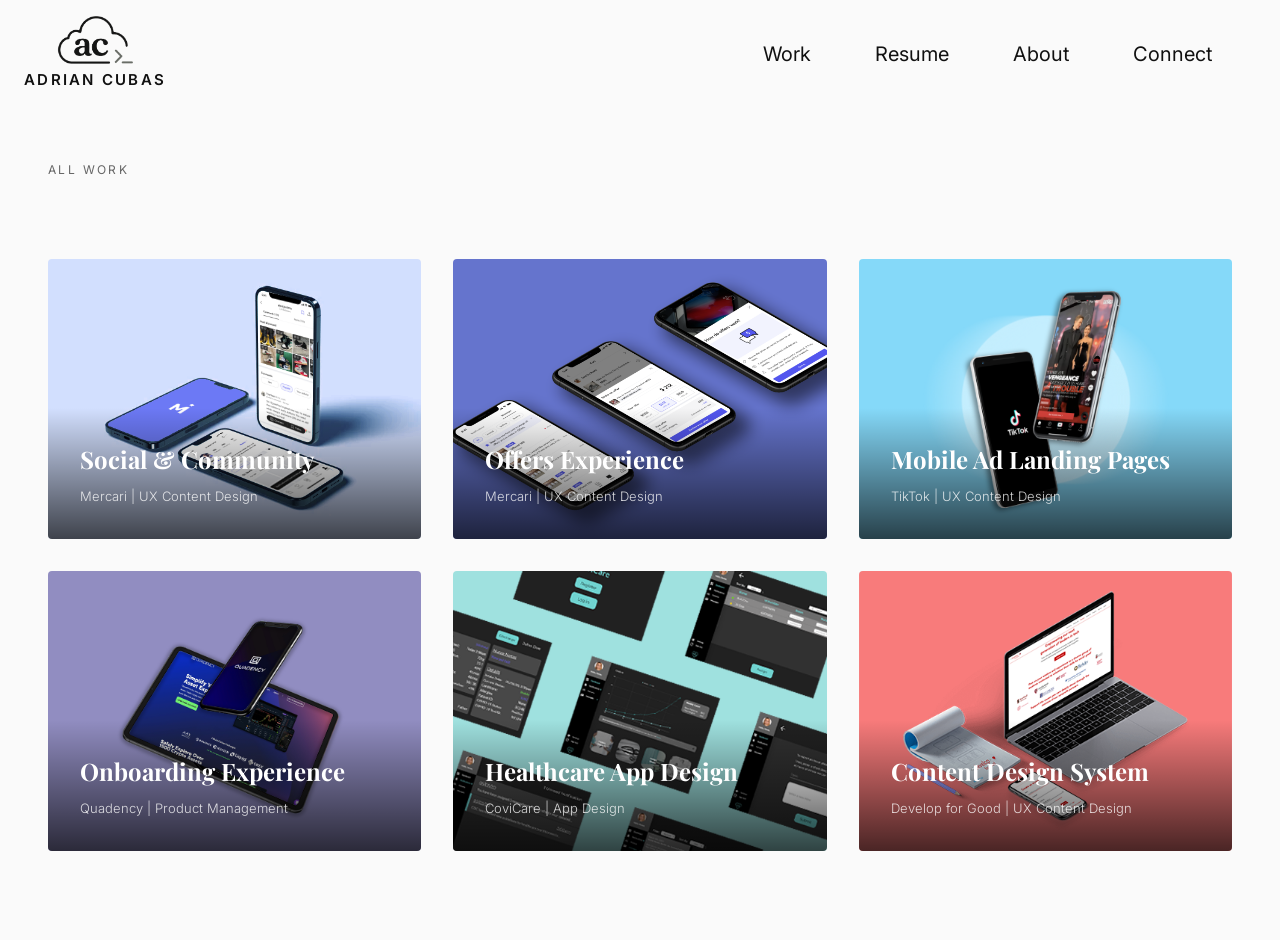
<file: work/index.html>
<!DOCTYPE html>
<html lang="en">
<head>
  <meta charset="utf-8">
  <title>Work — Adrian Cubas</title>
  <meta name="description" content="Selected work from Adrian Cubas — Content Design + Product Builder.">
  <meta name="viewport" content="width=device-width, initial-scale=1">
  <link rel="preconnect" href="https://fonts.googleapis.com">
  <link rel="preconnect" href="https://fonts.gstatic.com" crossorigin>
  <link href="https://fonts.googleapis.com/css2?family=Inter:wght@300;400;500&family=Playfair+Display:ital,wght@0,400;0,700;0,900;1,400&display=swap" rel="stylesheet">
  <link rel="stylesheet" href="../css/reset.css">
  <link rel="stylesheet" href="../css/style.css">
  <link rel="icon" href="../assets/images/logowithoutcloud.png" type="image/png">
</head>
<body>
  <nav class="nav" id="nav">
    <div class="nav__inner">
      <a href="../index.html" class="nav__brand"><img src="../assets/images/reallogo_withouttext.png" alt="AC" class="nav__logo">
        <span class="nav__name">Adrian Cubas</span>
      </a>
      <div class="nav__menu" id="nav-menu">
        <a href="../index.html#work" class="nav__link">Work</a>
        <a href="../documents/AdrianCubasResume_2026.pdf" target="_blank" class="nav__link">Resume</a>
        <a href="../index.html#about" class="nav__link">About</a>
        <a href="https://www.linkedin.com/in/adriancubas/" target="_blank" class="nav__link">Connect</a>
      </div>
      <div class="nav__toggle" id="nav-toggle" aria-label="Toggle menu" role="button" tabindex="0">
        <span></span>
        <span></span>
        <span></span>
      </div>
    </div>
  </nav>

  <section class="work" style="margin-top: 40px;">
    <div class="work__header">
      <span class="work__label">All Work</span>
    </div>
    <div class="work__grid">
      <a href="mercari-comments.html" class="work__item reveal">
        <img src="../assets/images/webflow/668bce34ccca62ad4a0d3e12_mercaripsd.png" alt="Mercari social features">
        <div class="work__item-info">
          <h3 class="work__item-title">Social & Community</h3>
          <p class="work__item-category">Mercari | UX Content Design</p>
        </div>
      </a>
      <a href="mercari-offers.html" class="work__item reveal">
        <img src="../assets/images/webflow/668cfa40c02d9c38d8c967c3_makeoffer (1).png" alt="Mercari offers">
        <div class="work__item-info">
          <h3 class="work__item-title">Offers Experience</h3>
          <p class="work__item-category">Mercari | UX Content Design</p>
        </div>
      </a>
      <a href="tiktok-contentdesign.html" class="work__item reveal">
        <img src="../assets/images/webflow/668bce1dfeebe940791077d2_62257492795532075027cf0b_DFG_UXContent_banner (1) (2).png" alt="TikTok">
        <div class="work__item-info">
          <h3 class="work__item-title">Mobile Ad Landing Pages</h3>
          <p class="work__item-category">TikTok | UX Content Design</p>
        </div>
      </a>
      <a href="quadency-onboarding.html" class="work__item reveal">
        <img src="../assets/images/webflow/621aef84bddb020a171ae813_Quadency_App_banner.png" alt="Quadency">
        <div class="work__item-info">
          <h3 class="work__item-title">Onboarding Experience</h3>
          <p class="work__item-category">Quadency | Product Management</p>
        </div>
      </a>
      <a href="covicare-appdesign.html" class="work__item reveal">
        <img src="../assets/images/webflow/621b2f46672797100445a4d8_CoviCareScreen.png" alt="CoviCare">
        <div class="work__item-info">
          <h3 class="work__item-title">Healthcare App Design</h3>
          <p class="work__item-category">CoviCare | App Design</p>
        </div>
      </a>
      <a href="dfg-contentdesign.html" class="work__item reveal">
        <img src="../assets/images/webflow/621aef696a610c7e6c94deba_DFG_UXContent_banner.png" alt="DFG">
        <div class="work__item-info">
          <h3 class="work__item-title">Content Design System</h3>
          <p class="work__item-category">Develop for Good | UX Content Design</p>
        </div>
      </a>
    </div>
  </section>

  <script src="../js/main.js"></script>
</body>
</html>
</file>
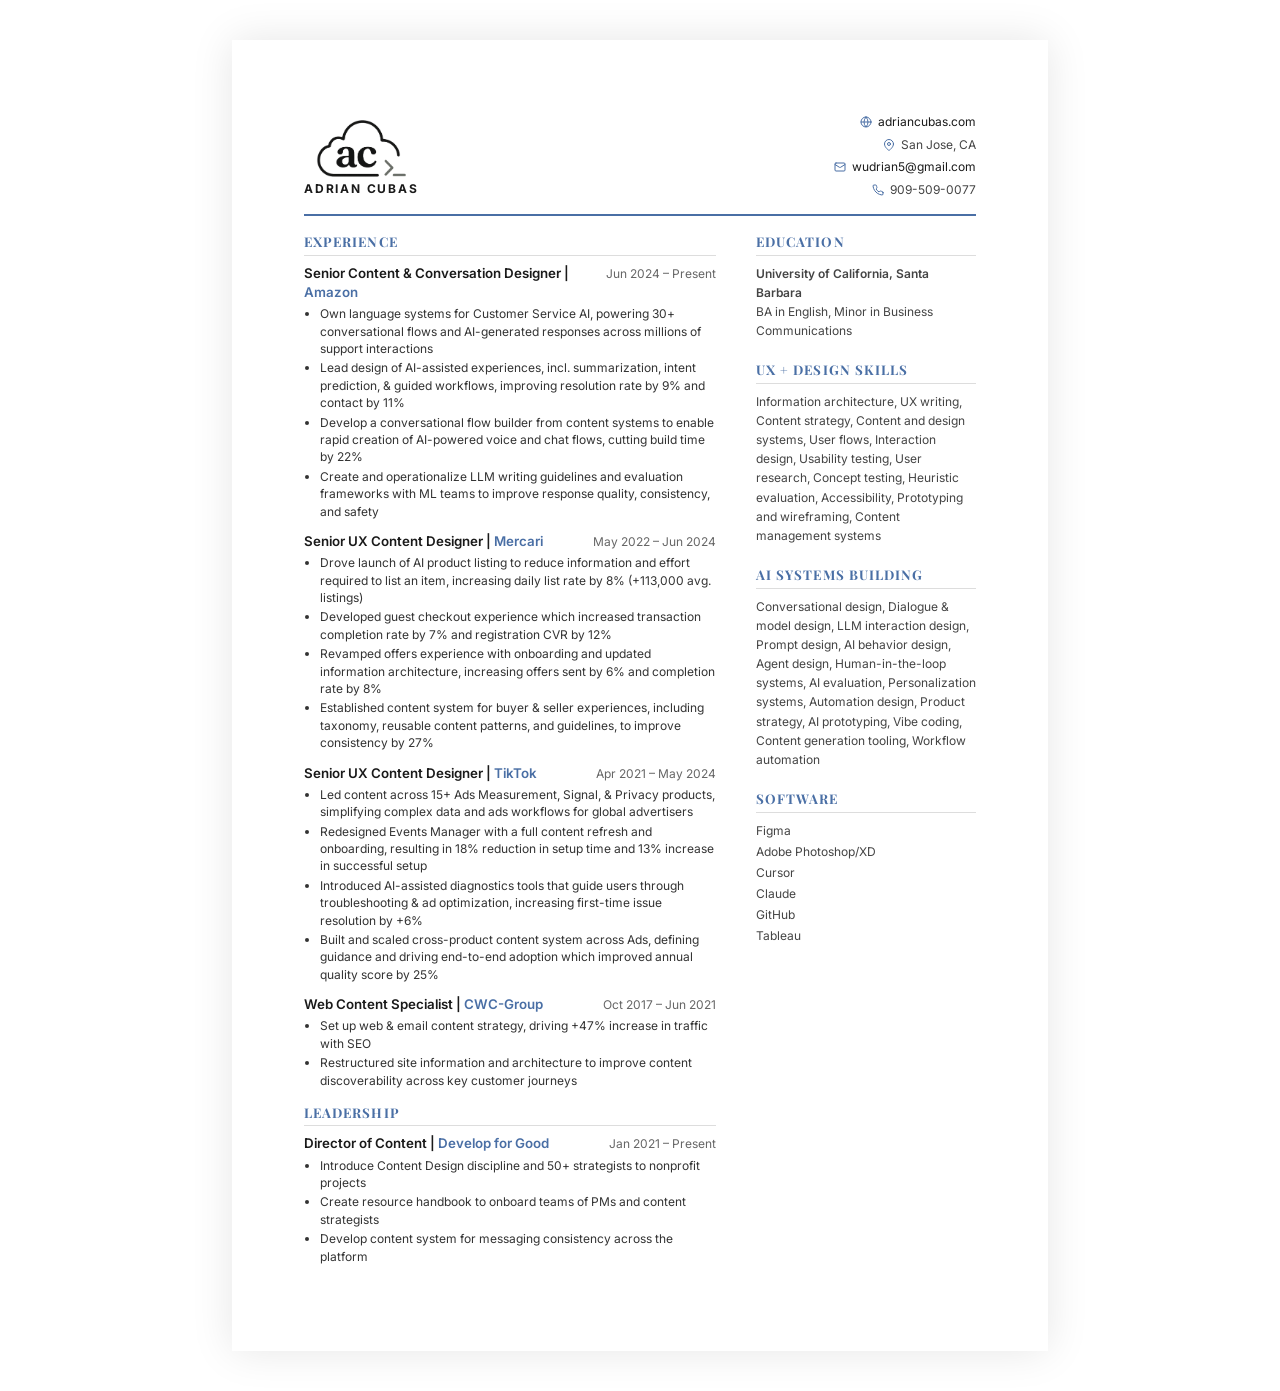
<file: documents/resume-redesign.html>
<!DOCTYPE html>
<html lang="en">
<head>
  <meta charset="utf-8">
  <title>Adrian Cubas — Resume</title>
  <meta name="viewport" content="width=device-width, initial-scale=1">
  <link rel="preconnect" href="https://fonts.googleapis.com">
  <link rel="preconnect" href="https://fonts.gstatic.com" crossorigin>
  <link href="https://fonts.googleapis.com/css2?family=Inter:wght@300;400;500;600&family=Playfair+Display:wght@400;700;900&display=swap" rel="stylesheet">
  <style>
    * { margin: 0; padding: 0; box-sizing: border-box; }

    @page {
      size: letter;
      margin: 0.5in;
    }

    body {
      font-family: 'Inter', sans-serif;
      font-size: 9pt;
      line-height: 1.45;
      color: #1a1a1a;
      background: white;
      max-width: 8.5in;
      margin: 0 auto;
      padding: 0.5in;
    }

    /* Header */
    .header {
      display: flex;
      justify-content: space-between;
      align-items: center;
      padding-bottom: 12px;
      border-bottom: 2.5px solid #4a6fa5;
      margin-bottom: 16px;
    }

    .header__left {
      display: flex;
      flex-direction: column;
      align-items: center;
      gap: 6px;
    }

    .header__logo {
      width: 90px;
      height: auto;
    }

    .header__name {
      font-family: 'Inter', sans-serif;
      font-size: 9pt;
      font-weight: 700;
      letter-spacing: 0.15em;
      text-transform: uppercase;
      line-height: 1;
    }

    .header__contact {
      text-align: right;
      font-size: 9pt;
      color: #444;
      line-height: 1.7;
    }

    .header__contact a {
      color: #1a1a1a;
      text-decoration: none;
    }

    .header__contact span {
      display: inline-flex;
      align-items: center;
      gap: 6px;
    }

    .header__contact svg {
      width: 12px;
      height: 12px;
      flex-shrink: 0;
      color: #4a6fa5;
    }

    /* Layout */
    .layout {
      display: grid;
      grid-template-columns: 1fr 220px;
      gap: 40px;
    }

    /* Section */
    .section {
      margin-bottom: 14px;
    }

    .section__title {
      font-family: 'Playfair Display', serif;
      font-size: 10pt;
      font-weight: 700;
      text-transform: uppercase;
      letter-spacing: 0.08em;
      margin-bottom: 8px;
      padding-bottom: 3px;
      border-bottom: 1px solid #ddd;
      color: #4a6fa5;
    }

    /* Experience */
    .job {
      margin-bottom: 12px;
    }

    .job__header {
      display: flex;
      justify-content: space-between;
      align-items: baseline;
      margin-bottom: 2px;
    }

    .job__title {
      font-weight: 600;
      font-size: 10pt;
    }

    .job__company {
      font-weight: 600;
      color: #4a6fa5;
    }

    .job__date {
      font-size: 9pt;
      color: #666;
      white-space: nowrap;
    }

    .job__bullets {
      padding-left: 16px;
      margin-top: 3px;
    }

    .job__bullets li {
      margin-bottom: 2px;
      color: #333;
    }

    /* Sidebar */
    .sidebar .section {
      margin-bottom: 20px;
    }

    .sidebar .section__title {
      font-size: 10pt;
    }

    .sidebar p,
    .sidebar li {
      font-size: 9pt;
      color: #444;
      line-height: 1.6;
    }

    .sidebar ul {
      list-style: none;
      padding: 0;
    }

    .sidebar ul li {
      margin-bottom: 2px;
    }

    .skills-list {
      font-size: 9pt;
      color: #444;
      line-height: 1.7;
    }

    .edu__school {
      font-weight: 600;
      font-size: 9.5pt;
      color: #1a1a1a;
    }

    .edu__degree {
      font-size: 9pt;
      color: #444;
    }

    /* Print */
    @media print {
      body {
        padding: 0;
        max-width: none;
      }

      .header {
        padding-bottom: 16px;
        margin-bottom: 20px;
      }
    }

    @media screen {
      body {
        padding: 0.75in;
        box-shadow: 0 0 40px rgba(0,0,0,0.1);
        margin: 40px auto;
      }
    }
  </style>
</head>
<body>
  <header class="header">
    <div class="header__left">
      <img src="../assets/images/reallogo_withouttext.png" alt="AC" class="header__logo">
      <h1 class="header__name">Adrian Cubas</h1>
    </div>
    <div class="header__contact">
      <span><svg xmlns="http://www.w3.org/2000/svg" viewBox="0 0 24 24" fill="none" stroke="currentColor" stroke-width="2" stroke-linecap="round" stroke-linejoin="round"><circle cx="12" cy="12" r="10"/><path d="M2 12h20"/><path d="M12 2a15.3 15.3 0 0 1 4 10 15.3 15.3 0 0 1-4 10 15.3 15.3 0 0 1-4-10 15.3 15.3 0 0 1 4-10z"/></svg><a href="https://www.adriancubas.com">adriancubas.com</a></span><br>
      <span><svg xmlns="http://www.w3.org/2000/svg" viewBox="0 0 24 24" fill="none" stroke="currentColor" stroke-width="2" stroke-linecap="round" stroke-linejoin="round"><path d="M21 10c0 7-9 13-9 13s-9-6-9-13a9 9 0 0 1 18 0z"/><circle cx="12" cy="10" r="3"/></svg>San Jose, CA</span><br>
      <span><svg xmlns="http://www.w3.org/2000/svg" viewBox="0 0 24 24" fill="none" stroke="currentColor" stroke-width="2" stroke-linecap="round" stroke-linejoin="round"><rect x="2" y="4" width="20" height="16" rx="2"/><path d="m22 7-8.97 5.7a1.94 1.94 0 0 1-2.06 0L2 7"/></svg><a href="mailto:wudrian5@gmail.com">wudrian5@gmail.com</a></span><br>
      <span><svg xmlns="http://www.w3.org/2000/svg" viewBox="0 0 24 24" fill="none" stroke="currentColor" stroke-width="2" stroke-linecap="round" stroke-linejoin="round"><path d="M22 16.92v3a2 2 0 0 1-2.18 2 19.79 19.79 0 0 1-8.63-3.07 19.5 19.5 0 0 1-6-6 19.79 19.79 0 0 1-3.07-8.67A2 2 0 0 1 4.11 2h3a2 2 0 0 1 2 1.72 12.84 12.84 0 0 0 .7 2.81 2 2 0 0 1-.45 2.11L8.09 9.91a16 16 0 0 0 6 6l1.27-1.27a2 2 0 0 1 2.11-.45 12.84 12.84 0 0 0 2.81.7A2 2 0 0 1 22 16.92z"/></svg>909-509-0077</span>
    </div>
  </header>

  <div class="layout">
    <main>
      <section class="section">
        <h2 class="section__title">Experience</h2>

        <div class="job">
          <div class="job__header">
            <span class="job__title">Senior Content & Conversation Designer | <span class="job__company">Amazon</span></span>
            <span class="job__date">Jun 2024 – Present</span>
          </div>
          <ul class="job__bullets">
            <li>Own language systems for Customer Service AI, powering 30+ conversational flows and AI-generated responses across millions of support interactions</li>
            <li>Lead design of AI-assisted experiences, incl. summarization, intent prediction, & guided workflows, improving resolution rate by 9% and contact by 11%</li>
            <li>Develop a conversational flow builder from content systems to enable rapid creation of AI-powered voice and chat flows, cutting build time by 22%</li>
            <li>Create and operationalize LLM writing guidelines and evaluation frameworks with ML teams to improve response quality, consistency, and safety</li>
          </ul>
        </div>

        <div class="job">
          <div class="job__header">
            <span class="job__title">Senior UX Content Designer | <span class="job__company">Mercari</span></span>
            <span class="job__date">May 2022 – Jun 2024</span>
          </div>
          <ul class="job__bullets">
            <li>Drove launch of AI product listing to reduce information and effort required to list an item, increasing daily list rate by 8% (+113,000 avg. listings)</li>
            <li>Developed guest checkout experience which increased transaction completion rate by 7% and registration CVR by 12%</li>
            <li>Revamped offers experience with onboarding and updated information architecture, increasing offers sent by 6% and completion rate by 8%</li>
            <li>Established content system for buyer & seller experiences, including taxonomy, reusable content patterns, and guidelines, to improve consistency by 27%</li>
          </ul>
        </div>

        <div class="job">
          <div class="job__header">
            <span class="job__title">Senior UX Content Designer | <span class="job__company">TikTok</span></span>
            <span class="job__date">Apr 2021 – May 2024</span>
          </div>
          <ul class="job__bullets">
            <li>Led content across 15+ Ads Measurement, Signal, & Privacy products, simplifying complex data and ads workflows for global advertisers</li>
            <li>Redesigned Events Manager with a full content refresh and onboarding, resulting in 18% reduction in setup time and 13% increase in successful setup</li>
            <li>Introduced AI-assisted diagnostics tools that guide users through troubleshooting & ad optimization, increasing first-time issue resolution by +6%</li>
            <li>Built and scaled cross-product content system across Ads, defining guidance and driving end-to-end adoption which improved annual quality score by 25%</li>
          </ul>
        </div>

        <div class="job">
          <div class="job__header">
            <span class="job__title">Web Content Specialist | <span class="job__company">CWC-Group</span></span>
            <span class="job__date">Oct 2017 – Jun 2021</span>
          </div>
          <ul class="job__bullets">
            <li>Set up web & email content strategy, driving +47% increase in traffic with SEO</li>
            <li>Restructured site information and architecture to improve content discoverability across key customer journeys</li>
          </ul>
        </div>
      </section>

      <section class="section">
        <h2 class="section__title">Leadership</h2>

        <div class="job">
          <div class="job__header">
            <span class="job__title">Director of Content | <span class="job__company">Develop for Good</span></span>
            <span class="job__date">Jan 2021 – Present</span>
          </div>
          <ul class="job__bullets">
            <li>Introduce Content Design discipline and 50+ strategists to nonprofit projects</li>
            <li>Create resource handbook to onboard teams of PMs and content strategists</li>
            <li>Develop content system for messaging consistency across the platform</li>
          </ul>
        </div>
      </section>
    </main>

    <aside class="sidebar">
      <section class="section">
        <h2 class="section__title">Education</h2>
        <p class="edu__school">University of California, Santa Barbara</p>
        <p class="edu__degree">BA in English, Minor in Business Communications</p>
      </section>

      <section class="section">
        <h2 class="section__title">UX + Design Skills</h2>
        <p class="skills-list">Information architecture, UX writing, Content strategy, Content and design systems, User flows, Interaction design, Usability testing, User research, Concept testing, Heuristic evaluation, Accessibility, Prototyping and wireframing, Content management systems</p>
      </section>

      <section class="section">
        <h2 class="section__title">AI Systems Building</h2>
        <p class="skills-list">Conversational design, Dialogue & model design, LLM interaction design, Prompt design, AI behavior design, Agent design, Human-in-the-loop systems, AI evaluation, Personalization systems, Automation design, Product strategy, AI prototyping, Vibe coding, Content generation tooling, Workflow automation</p>
      </section>

      <section class="section">
        <h2 class="section__title">Software</h2>
        <ul>
          <li>Figma</li>
          <li>Adobe Photoshop/XD</li>
          <li>Cursor</li>
          <li>Claude</li>
          <li>GitHub</li>
          <li>Tableau</li>
        </ul>
      </section>
    </aside>
  </div>
</body>
</html>
</file>
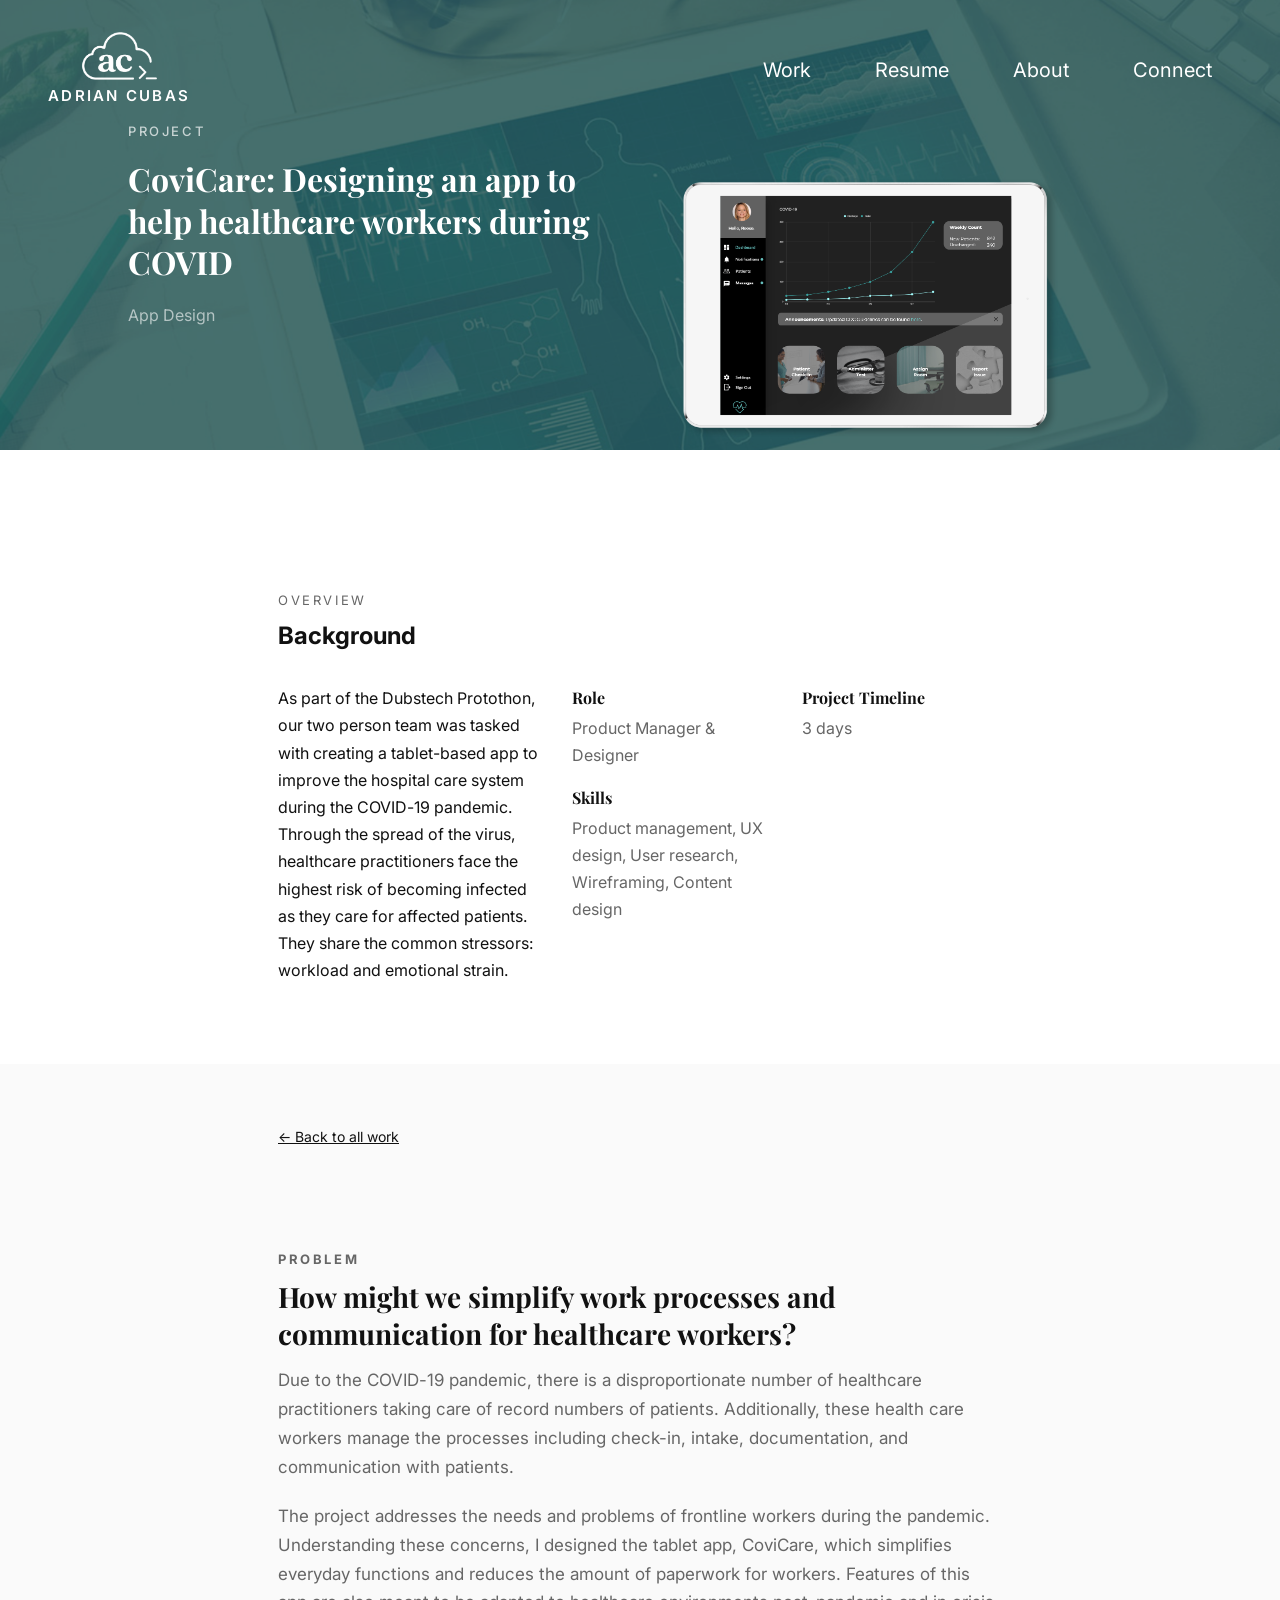
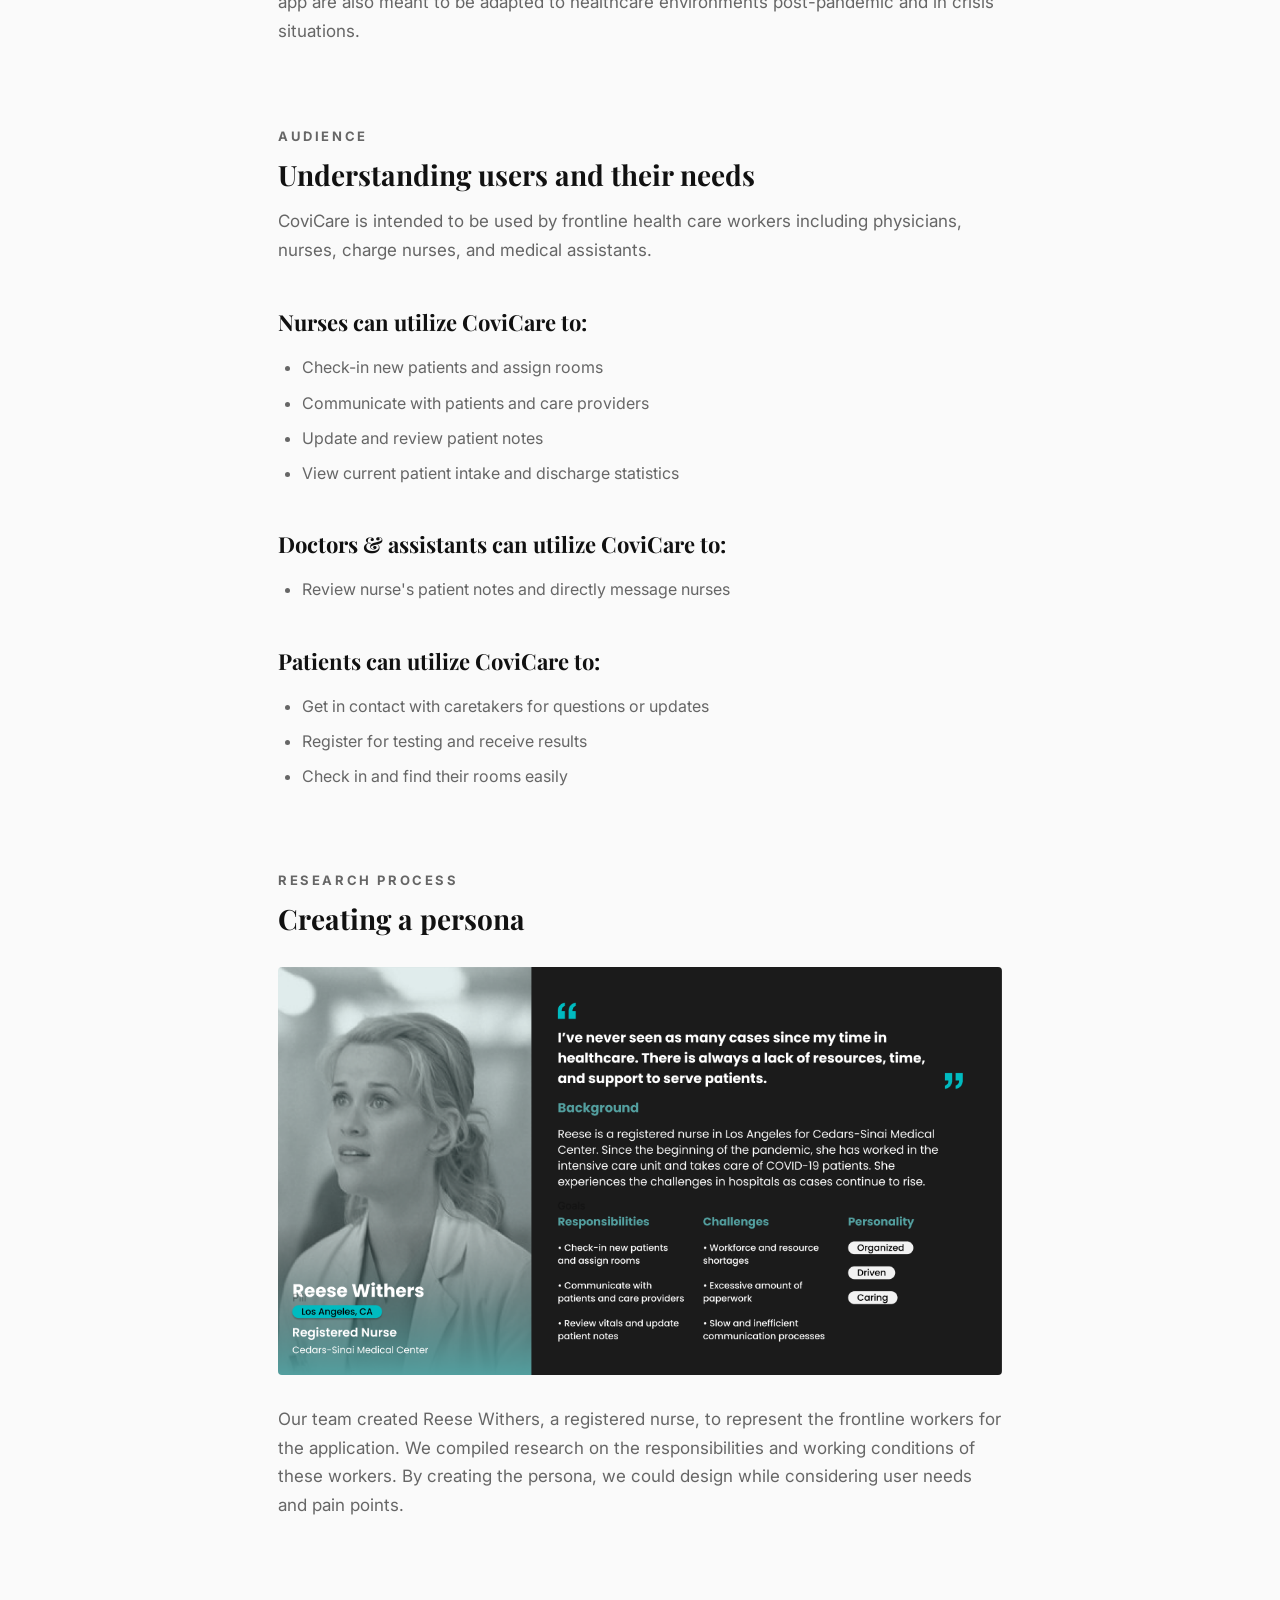
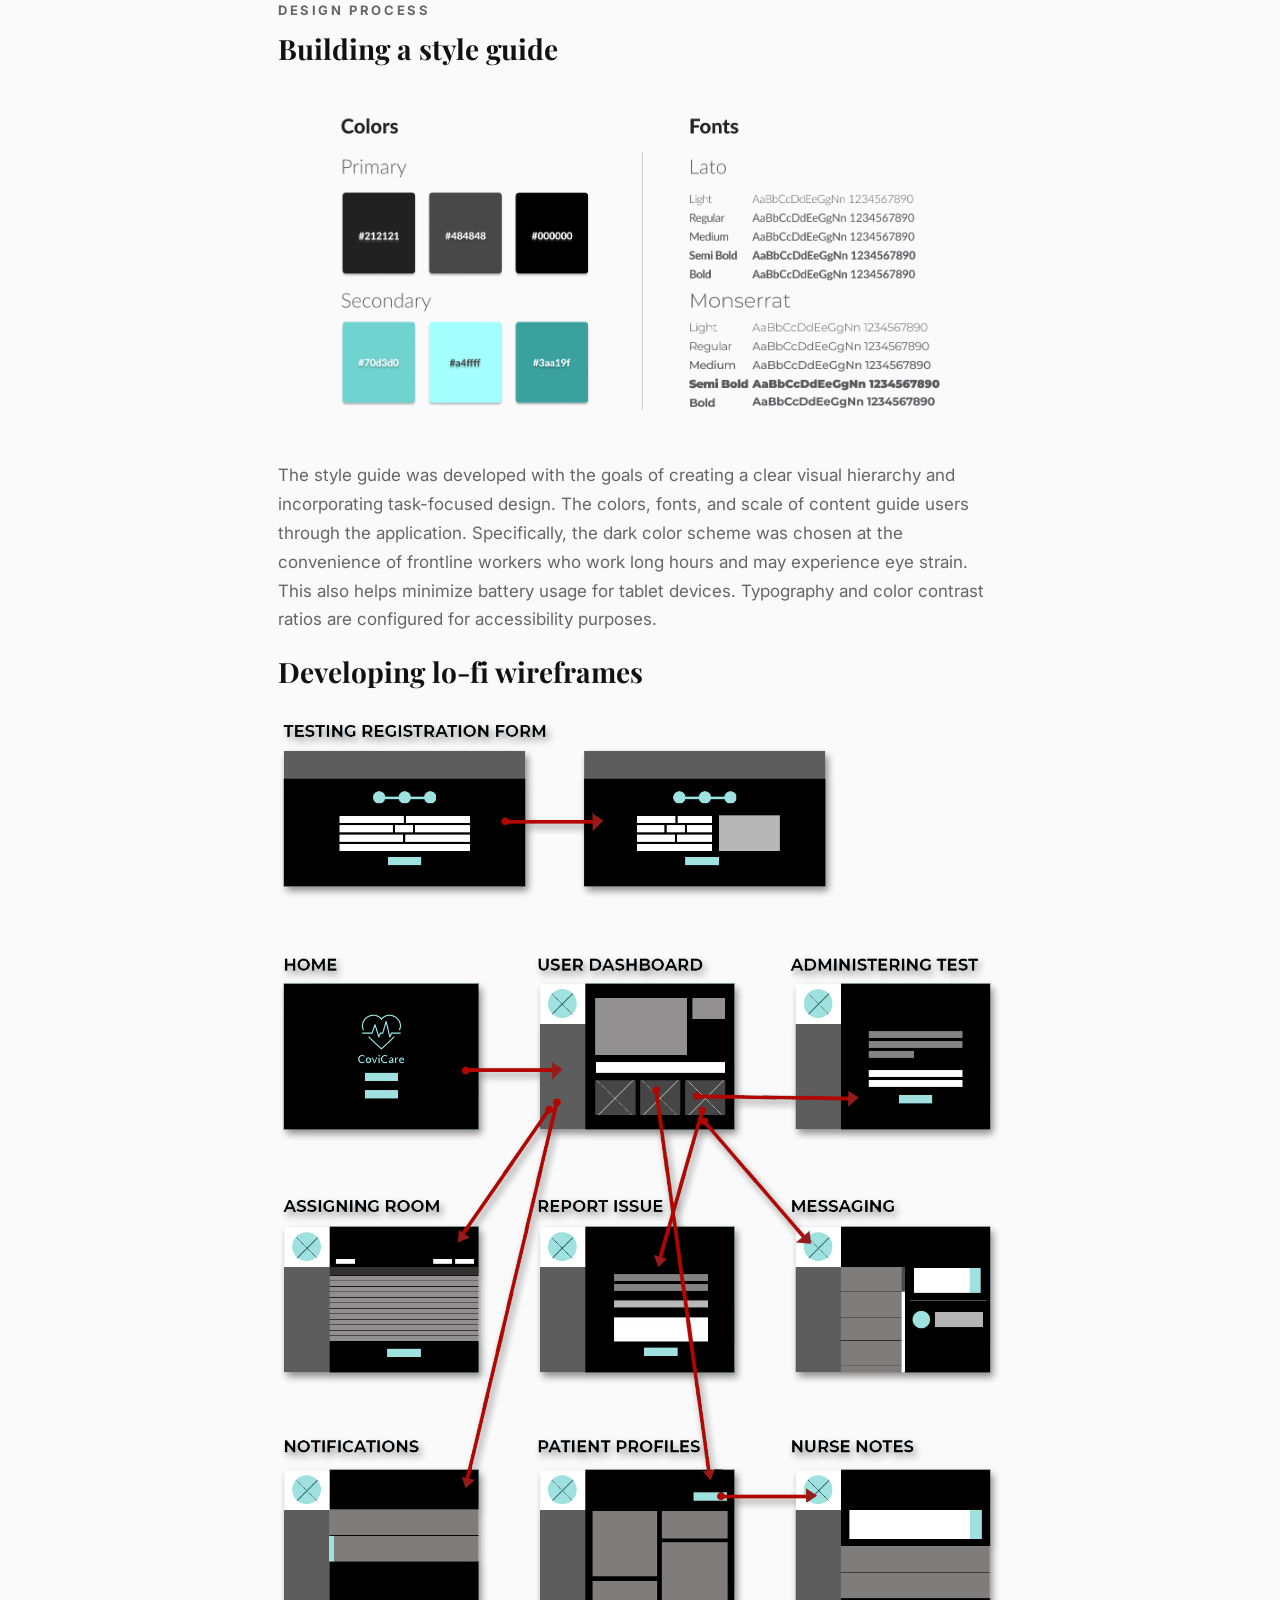
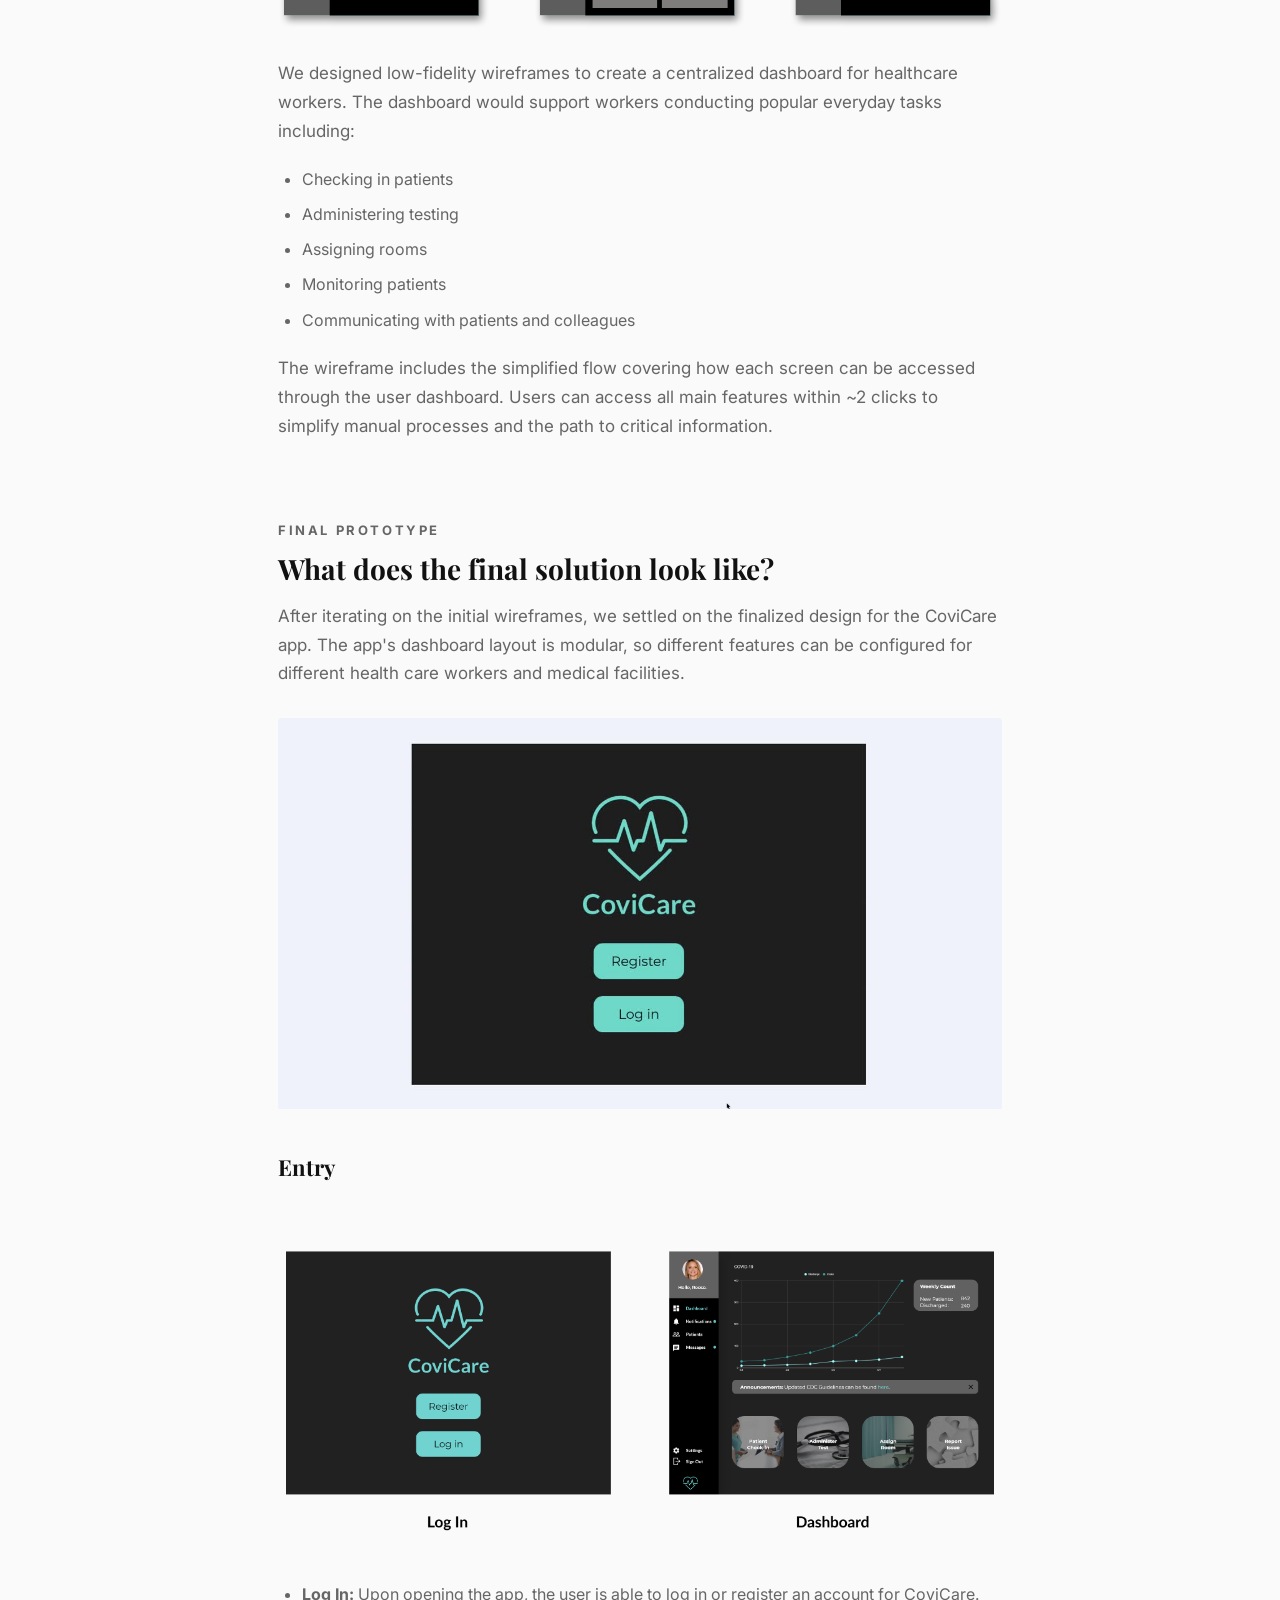
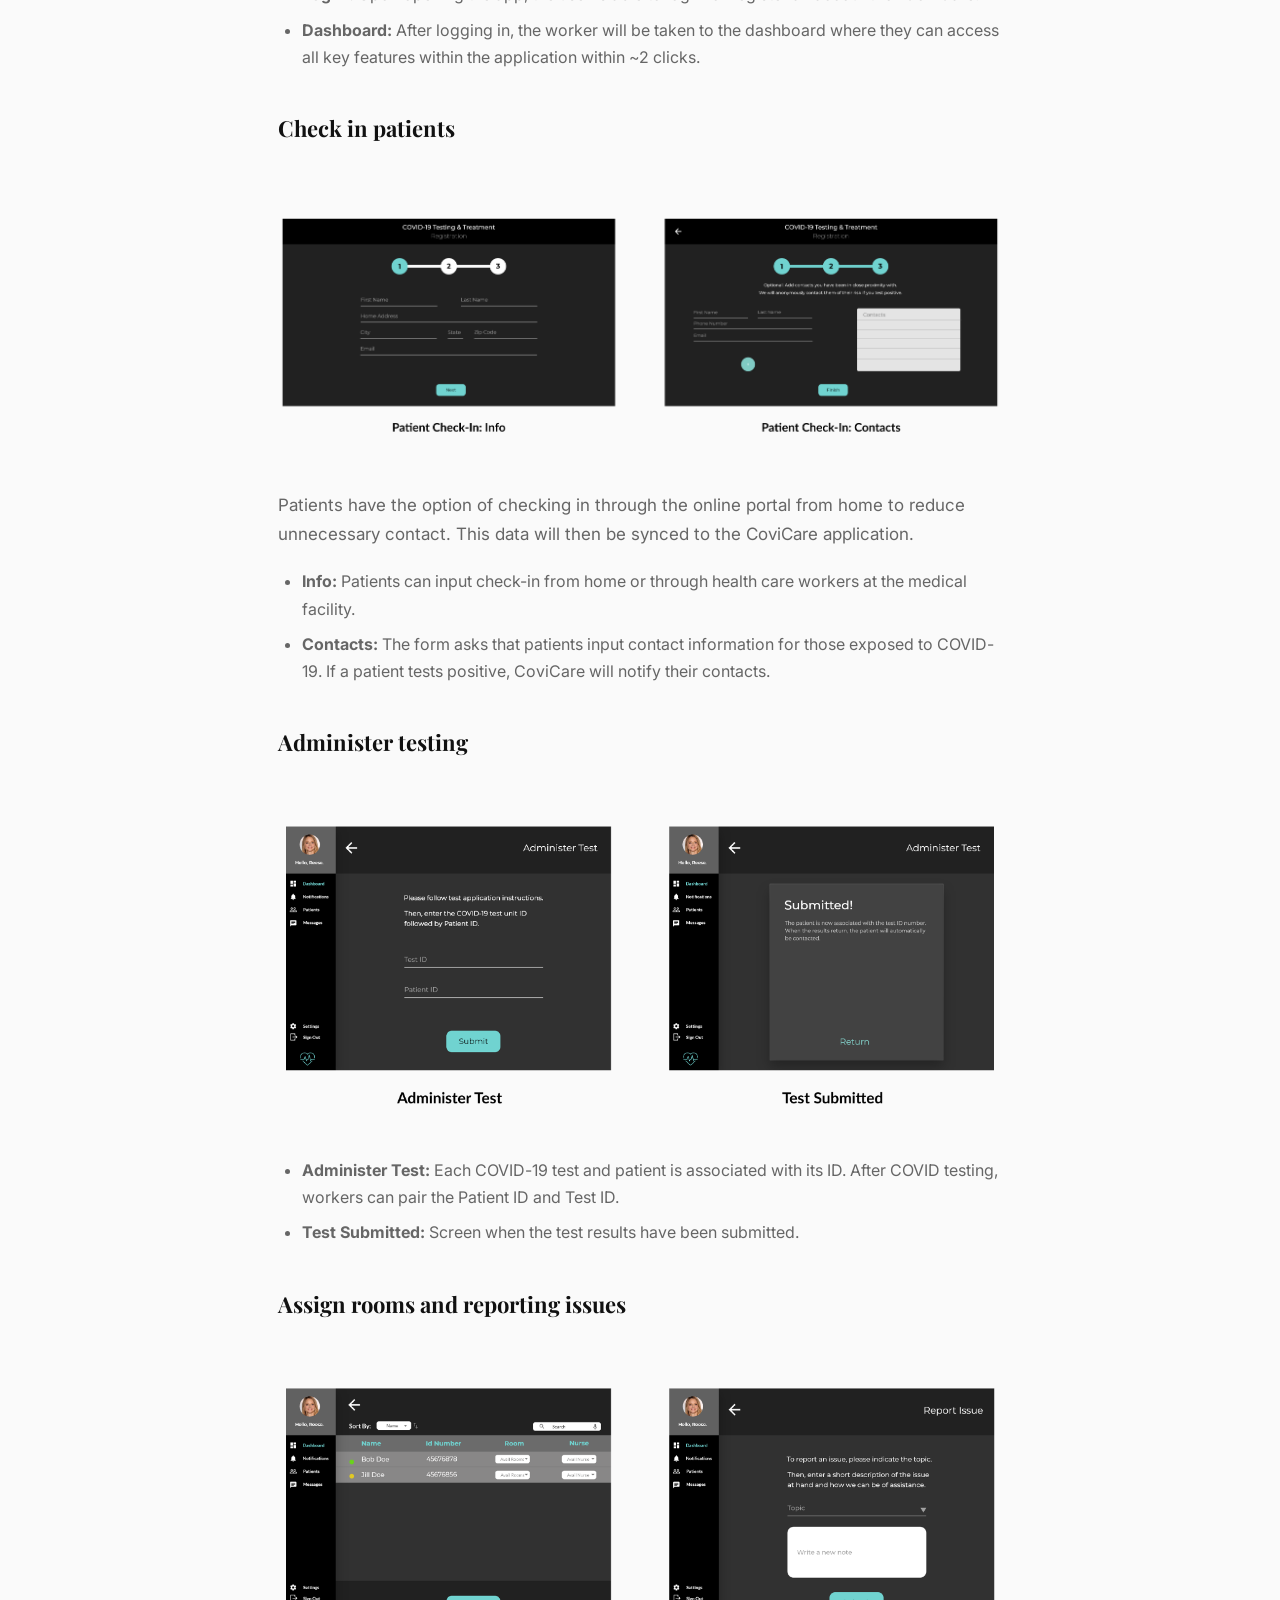
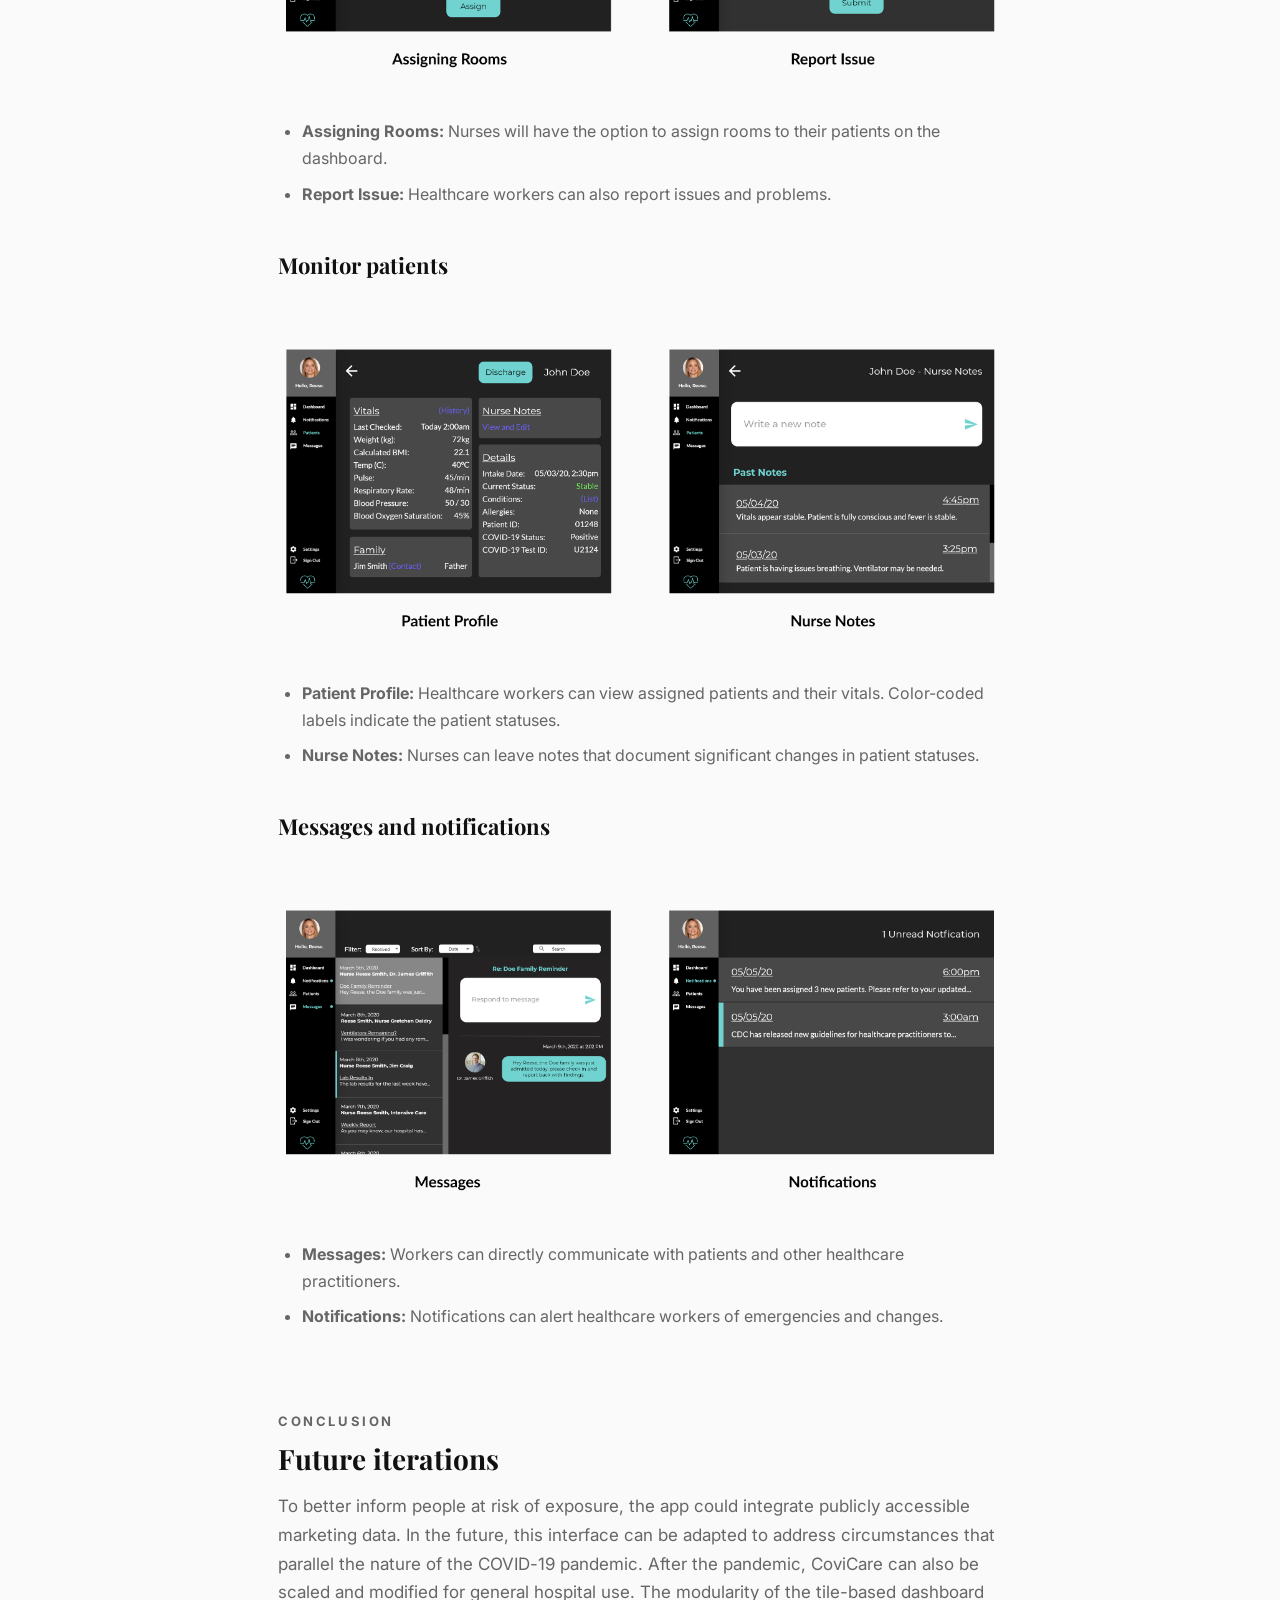
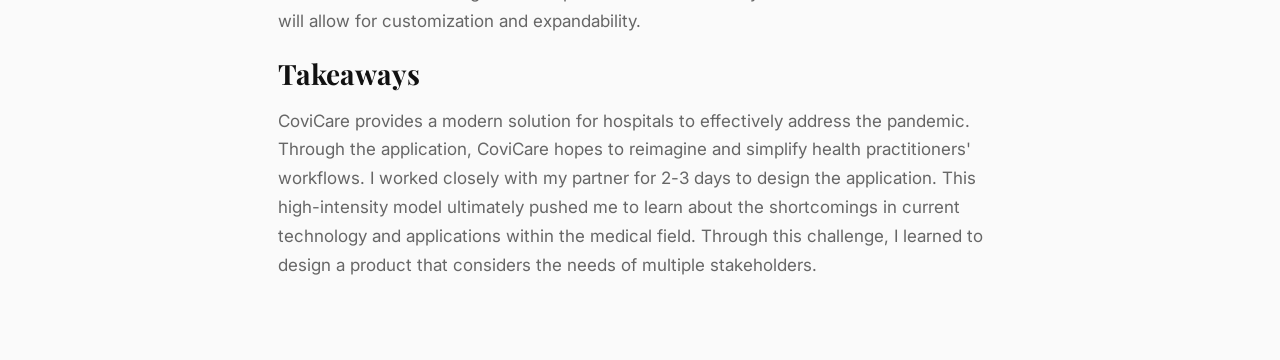
<file: work/covicare-appdesign.html>
<!DOCTYPE html>
<html lang="en">
<head>
  <meta charset="utf-8">
  <title>CoviCare: Designing an App for Healthcare Workers — Adrian Cubas</title>
  <meta name="description" content="Case study on designing the CoviCare app for healthcare workers during COVID.">
  <meta name="viewport" content="width=device-width, initial-scale=1">
  <link rel="preconnect" href="https://fonts.googleapis.com">
  <link rel="preconnect" href="https://fonts.gstatic.com" crossorigin>
  <link href="https://fonts.googleapis.com/css2?family=Inter:wght@300;400;500&family=Playfair+Display:ital,wght@0,400;0,700;0,900;1,400&display=swap" rel="stylesheet">
  <link rel="stylesheet" href="../css/reset.css">
  <link rel="stylesheet" href="../css/style.css">
  <link rel="stylesheet" href="../css/case-study.css">
  <link rel="icon" href="../assets/images/logowithoutcloud.png" type="image/png">
</head>
<body>
  <nav class="nav" id="nav">
    <div class="nav__inner">
      <a href="../index.html" class="nav__brand"><img src="../assets/images/reallogo_withouttext.png" alt="AC" class="nav__logo">
        
        <span class="nav__name">Adrian Cubas</span>
      </a>
      <div class="nav__menu" id="nav-menu">
        <a href="../index.html#work" class="nav__link">Work</a>
        <a href="../documents/AdrianCubasResume_2026.pdf" target="_blank" class="nav__link">Resume</a>
        <a href="../index.html#about" class="nav__link">About</a>
        <a href="https://www.linkedin.com/in/adriancubas/" target="_blank" class="nav__link">Connect</a>
      </div>
      <div class="nav__toggle" id="nav-toggle" aria-label="Toggle menu" role="button" tabindex="0">
        <span></span>
        <span></span>
        <span></span>
      </div>
    </div>
  </nav>

  <section class="cs-hero" style="background-image: url('../assets/images/webflow/covicare-bg.png')">
    <div class="container">
      <div class="cs-hero__inner">
        <div class="cs-hero__text">
          <p class="cs-hero__label">Project</p>
          <h1 class="cs-hero__title">CoviCare: Designing an app to help healthcare workers during COVID</h1>
          <p class="cs-hero__category">App Design</p>
        </div>
        <div class="cs-hero__mockup cs-hero__mockup--wide">
          <img src="../assets/images/webflow/621b301f1a15cc112e520007_covicarepad.png" alt="CoviCare tablet app mockup" loading="lazy">
        </div>
      </div>
    </div>
  </section>

  <section class="cs-overview">
    <div class="container container--xs">
      <div class="cs-overview__title-section">
        <p class="cs-overview__label">Overview</p>
        <h2 class="h3">Background</h2>
      </div>
      <div class="cs-overview__grid">
        <div class="cs-overview__description">
          <p>As part of the Dubstech Protothon, our two person team was tasked with creating a tablet-based app to improve the hospital care system during the COVID-19 pandemic. Through the spread of the virus, healthcare practitioners face the highest risk of becoming infected as they care for affected patients. They share the common stressors: workload and emotional strain.</p>
        </div>
        <div>
          <p class="cs-overview__meta-label">Role</p>
          <p class="cs-overview__meta-value">Product Manager &amp; Designer</p>
          <p class="cs-overview__meta-label" style="margin-top: 16px">Skills</p>
          <p class="cs-overview__meta-value">Product management, UX design, User research, Wireframing, Content design</p>
        </div>
        <div>
          <p class="cs-overview__meta-label">Project Timeline</p>
          <p class="cs-overview__meta-value">3 days</p>
        </div>
      </div>
    </div>
  </section>

  <section class="cs-body">
    <div class="cs-body__content">
      <a href="index.html" class="cs-back">&larr; Back to all work</a>

      <h5 class="cs-body__section-label">Problem</h5>
      <h3>How might we simplify work processes and communication for healthcare workers?</h3>
      <p>Due to the COVID-19 pandemic, there is a disproportionate number of healthcare practitioners taking care of record numbers of patients. Additionally, these health care workers manage the processes including check-in, intake, documentation, and communication with patients.</p>
      <p>The project addresses the needs and problems of frontline workers during the pandemic. Understanding these concerns, I designed the tablet app, CoviCare, which simplifies everyday functions and reduces the amount of paperwork for workers. Features of this app are also meant to be adapted to healthcare environments post-pandemic and in crisis situations.</p>

      <h5 class="cs-body__section-label">Audience</h5>
      <h3>Understanding users and their needs</h3>
      <p>CoviCare is intended to be used by frontline health care workers including physicians, nurses, charge nurses, and medical assistants.</p>
      <h4>Nurses can utilize CoviCare to:</h4>
      <ul>
        <li>Check-in new patients and assign rooms</li>
        <li>Communicate with patients and care providers</li>
        <li>Update and review patient notes</li>
        <li>View current patient intake and discharge statistics</li>
      </ul>
      <h4>Doctors &amp; assistants can utilize CoviCare to:</h4>
      <ul>
        <li>Review nurse's patient notes and directly message nurses</li>
      </ul>
      <h4>Patients can utilize CoviCare to:</h4>
      <ul>
        <li>Get in contact with caretakers for questions or updates</li>
        <li>Register for testing and receive results</li>
        <li>Check in and find their rooms easily</li>
      </ul>

      <h5 class="cs-body__section-label">Research Process</h5>
      <h3>Creating a persona</h3>
      <img src="../assets/images/webflow/621c9919870eec80c1d053c3_ReeseWithers.png" alt="Reese Withers persona - a registered nurse representing frontline workers" loading="lazy">
      <p>Our team created Reese Withers, a registered nurse, to represent the frontline workers for the application. We compiled research on the responsibilities and working conditions of these workers. By creating the persona, we could design while considering user needs and pain points.</p>

      <h5 class="cs-body__section-label">Design Process</h5>
      <h3>Building a style guide</h3>
      <img src="../assets/images/webflow/621d1eb735a9145e7da7e2ed_Frame 13.png" alt="CoviCare style guide showing colors, typography, and visual hierarchy" loading="lazy">
      <p>The style guide was developed with the goals of creating a clear visual hierarchy and incorporating task-focused design. The colors, fonts, and scale of content guide users through the application. Specifically, the dark color scheme was chosen at the convenience of frontline workers who work long hours and may experience eye strain. This also helps minimize battery usage for tablet devices. Typography and color contrast ratios are configured for accessibility purposes.</p>

      <h3>Developing lo-fi wireframes</h3>
      <img src="../assets/images/webflow/621c9c0135a25d181de2d070_wireframe2.png" alt="Low-fidelity wireframes showing the centralized dashboard layout" loading="lazy">
      <p>We designed low-fidelity wireframes to create a centralized dashboard for healthcare workers. The dashboard would support workers conducting popular everyday tasks including:</p>
      <ul>
        <li>Checking in patients</li>
        <li>Administering testing</li>
        <li>Assigning rooms</li>
        <li>Monitoring patients</li>
        <li>Communicating with patients and colleagues</li>
      </ul>
      <p>The wireframe includes the simplified flow covering how each screen can be accessed through the user dashboard. Users can access all main features within ~2 clicks to simplify manual processes and the path to critical information.</p>

      <h5 class="cs-body__section-label">Final Prototype</h5>
      <h3>What does the final solution look like?</h3>
      <p>After iterating on the initial wireframes, we settled on the finalized design for the CoviCare app. The app's dashboard layout is modular, so different features can be configured for different health care workers and medical facilities.</p>

      <div class="cs-video">
        <video autoplay loop muted playsinline poster="../assets/videos/covicare-prototype-poster.jpg">
          <source src="../assets/videos/covicare-prototype.mp4" type="video/mp4">
        </video>
      </div>

      <h4>Entry</h4>
      <img src="../assets/images/webflow/621d86573df7665526172fcc_Home1.png" alt="CoviCare login and dashboard screens" loading="lazy">
      <ul>
        <li><strong>Log In:</strong> Upon opening the app, the user is able to log in or register an account for CoviCare.</li>
        <li><strong>Dashboard:</strong> After logging in, the worker will be taken to the dashboard where they can access all key features within the application within ~2 clicks.</li>
      </ul>

      <h4>Check in patients</h4>
      <img src="../assets/images/webflow/621d87f0677f0319ab50cad0_Patient Check-In 1.png" alt="Patient check-in screens" loading="lazy">
      <p>Patients have the option of checking in through the online portal from home to reduce unnecessary contact. This data will then be synced to the CoviCare application.</p>
      <ul>
        <li><strong>Info:</strong> Patients can input check-in from home or through health care workers at the medical facility.</li>
        <li><strong>Contacts:</strong> The form asks that patients input contact information for those exposed to COVID-19. If a patient tests positive, CoviCare will notify their contacts.</li>
      </ul>

      <h4>Administer testing</h4>
      <img src="../assets/images/webflow/621d8711015025689ec6194a_Administering Tests1.png" alt="Test administration screens" loading="lazy">
      <ul>
        <li><strong>Administer Test:</strong> Each COVID-19 test and patient is associated with its ID. After COVID testing, workers can pair the Patient ID and Test ID.</li>
        <li><strong>Test Submitted:</strong> Screen when the test results have been submitted.</li>
      </ul>

      <h4>Assign rooms and reporting issues</h4>
      <img src="../assets/images/webflow/621d870240897d0d3352f907_Assigning Rooms &amp; Reporting Issues 1.png" alt="Room assignment and issue reporting screens" loading="lazy">
      <ul>
        <li><strong>Assigning Rooms:</strong> Nurses will have the option to assign rooms to their patients on the dashboard.</li>
        <li><strong>Report Issue:</strong> Healthcare workers can also report issues and problems.</li>
      </ul>

      <h4>Monitor patients</h4>
      <img src="../assets/images/webflow/621d87312b14f3bf0806dd93_Monitoring Patients 1.png" alt="Patient monitoring and nurse notes screens" loading="lazy">
      <ul>
        <li><strong>Patient Profile:</strong> Healthcare workers can view assigned patients and their vitals. Color-coded labels indicate the patient statuses.</li>
        <li><strong>Nurse Notes:</strong> Nurses can leave notes that document significant changes in patient statuses.</li>
      </ul>

      <h4>Messages and notifications</h4>
      <img src="../assets/images/webflow/621d873cda6d1856eb0ba28d_Messaging &amp; Notifications 1.png" alt="Messaging and notifications screens" loading="lazy">
      <ul>
        <li><strong>Messages:</strong> Workers can directly communicate with patients and other healthcare practitioners.</li>
        <li><strong>Notifications:</strong> Notifications can alert healthcare workers of emergencies and changes.</li>
      </ul>

      <h5 class="cs-body__section-label">Conclusion</h5>
      <h3>Future iterations</h3>
      <p>To better inform people at risk of exposure, the app could integrate publicly accessible marketing data. In the future, this interface can be adapted to address circumstances that parallel the nature of the COVID-19 pandemic. After the pandemic, CoviCare can also be scaled and modified for general hospital use. The modularity of the tile-based dashboard will allow for customization and expandability.</p>

      <h3>Takeaways</h3>
      <p>CoviCare provides a modern solution for hospitals to effectively address the pandemic. Through the application, CoviCare hopes to reimagine and simplify health practitioners' workflows. I worked closely with my partner for 2-3 days to design the application. This high-intensity model ultimately pushed me to learn about the shortcomings in current technology and applications within the medical field. Through this challenge, I learned to design a product that considers the needs of multiple stakeholders.</p>
    </div>
  </section>

  <script src="../js/main.js"></script>
</body>
</html>
</file>
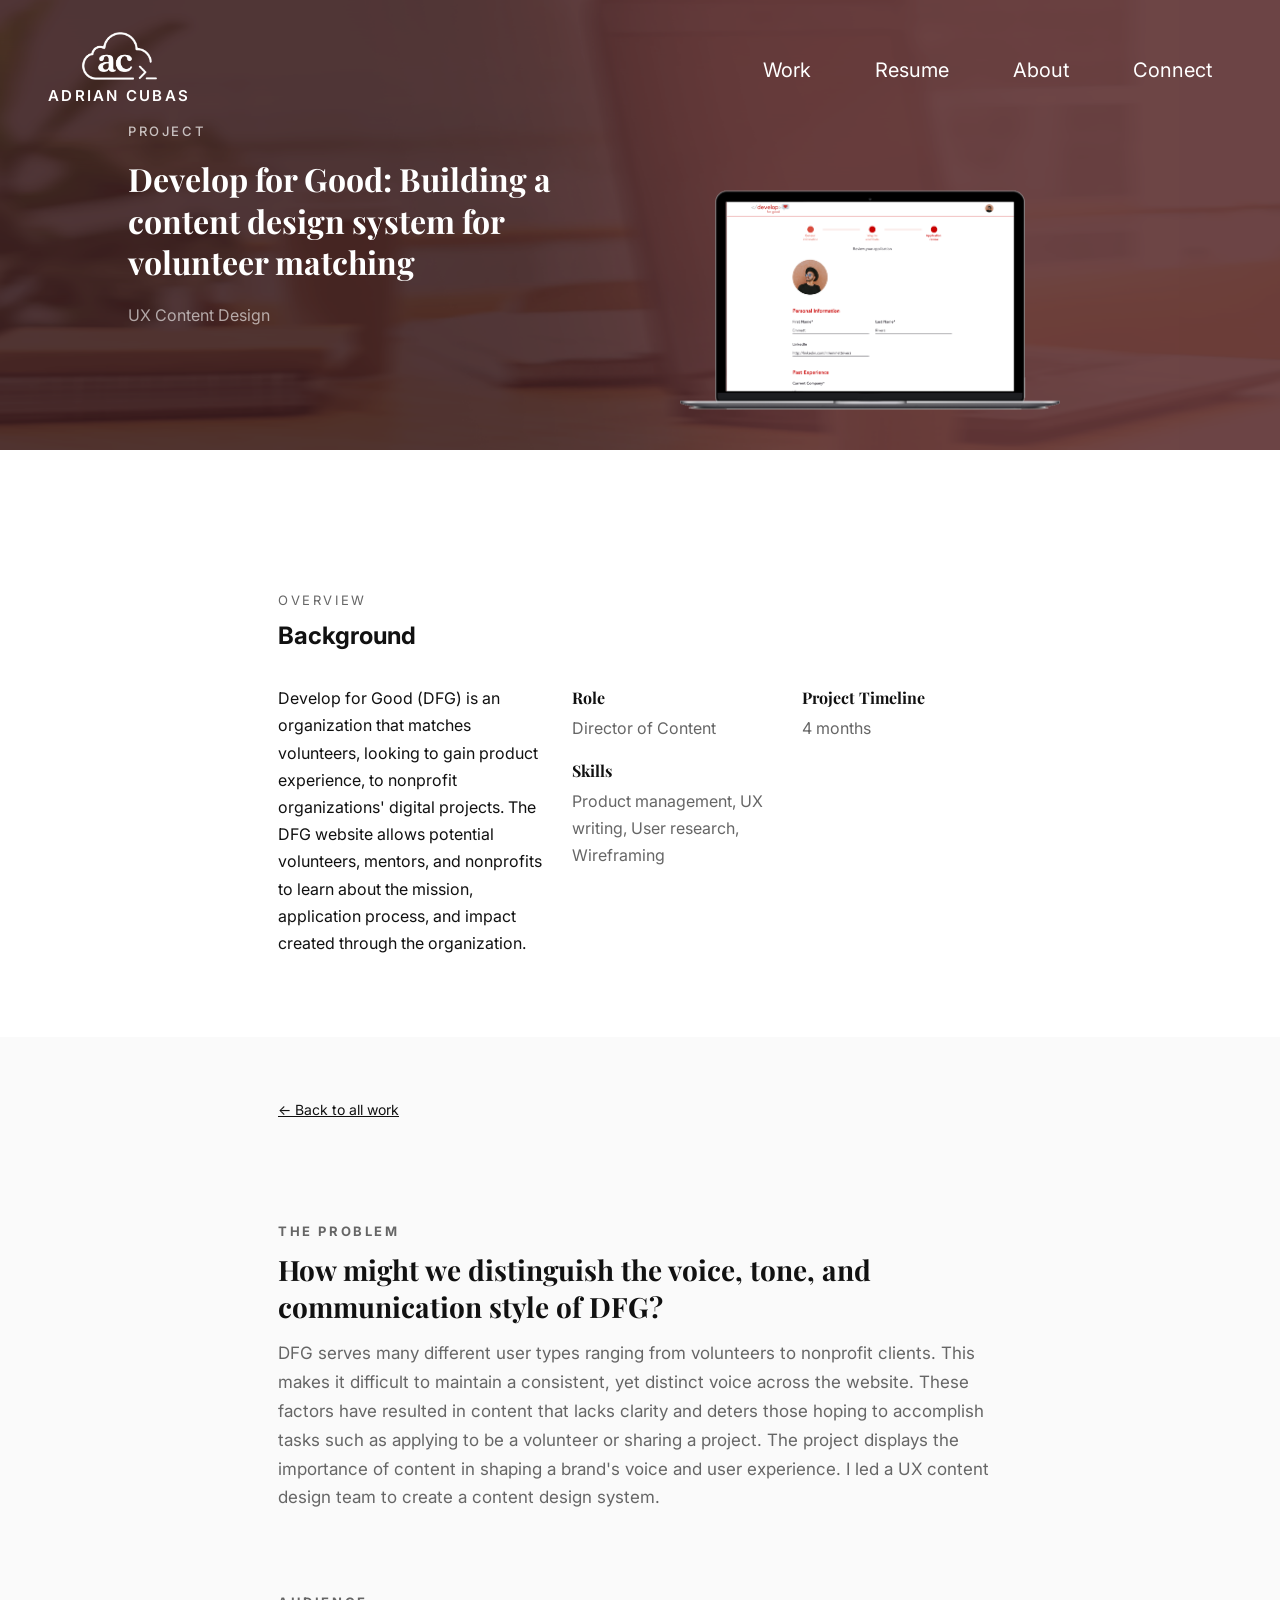
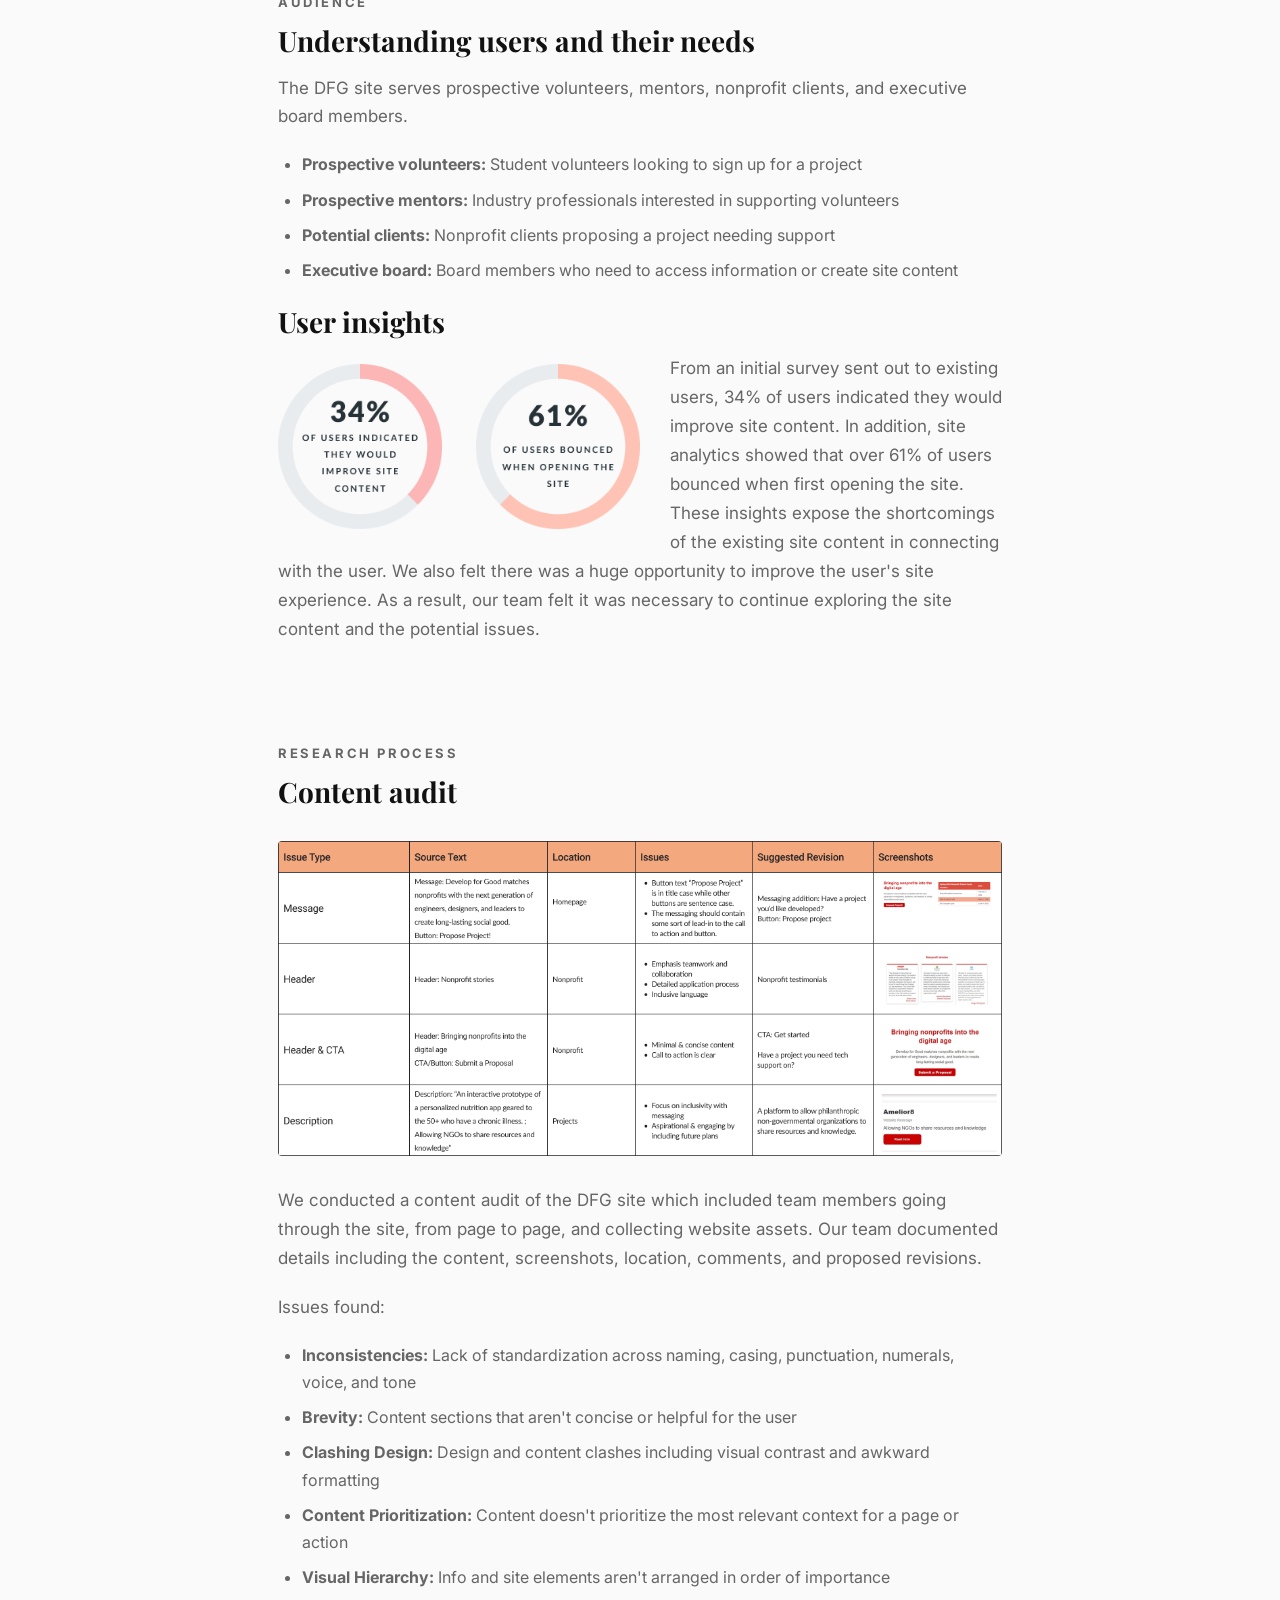
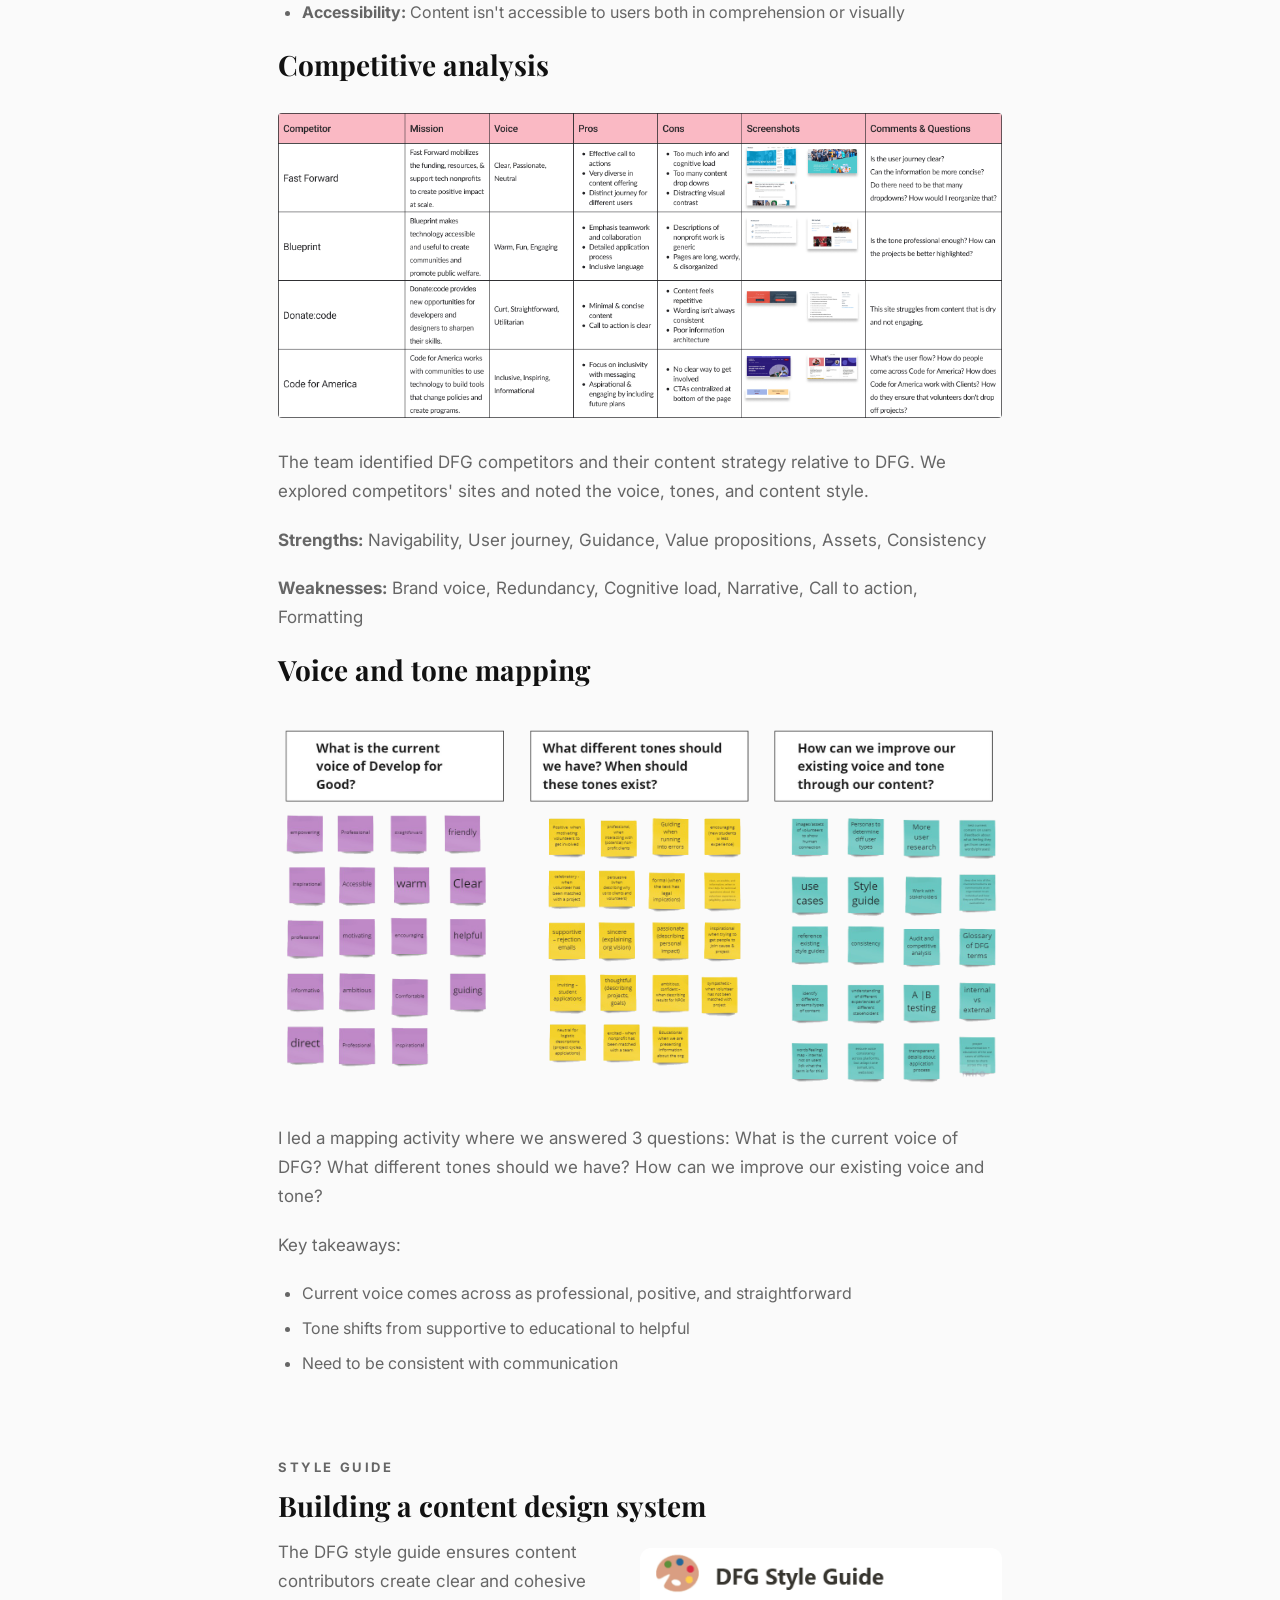
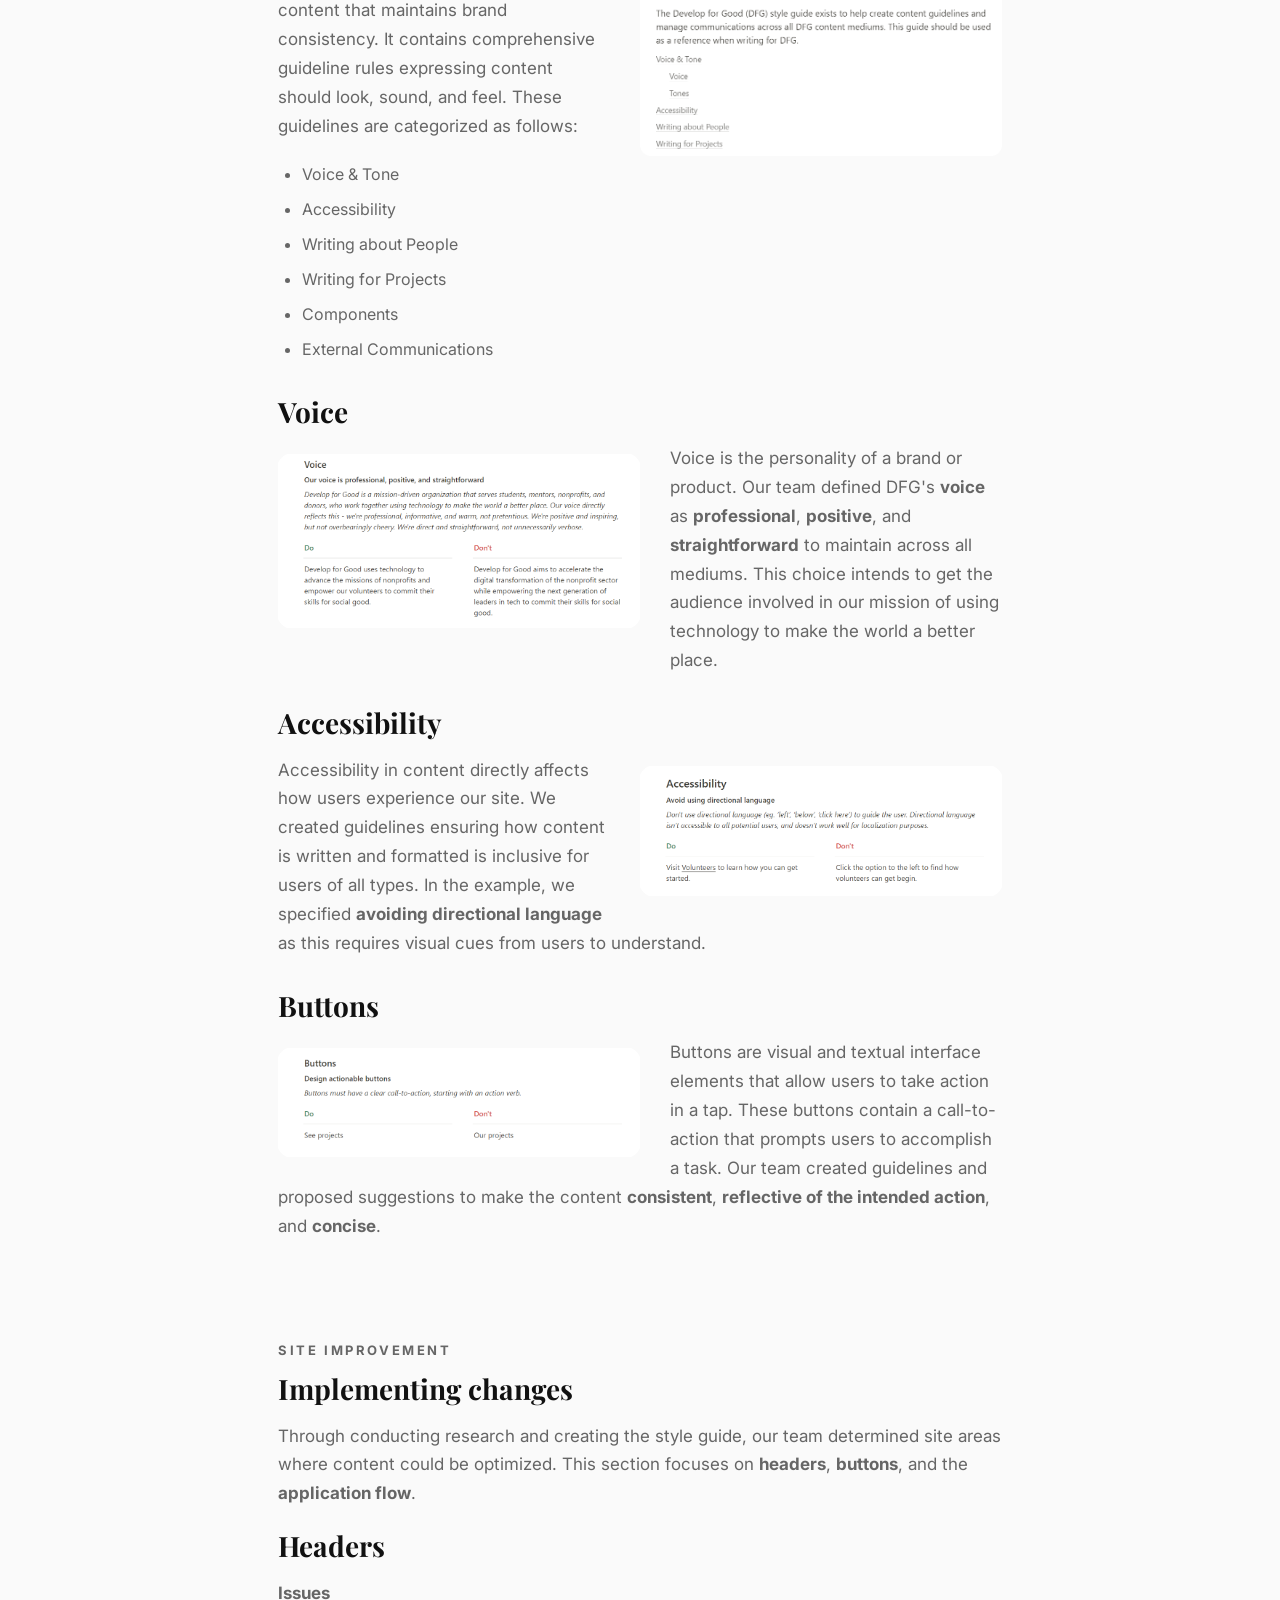
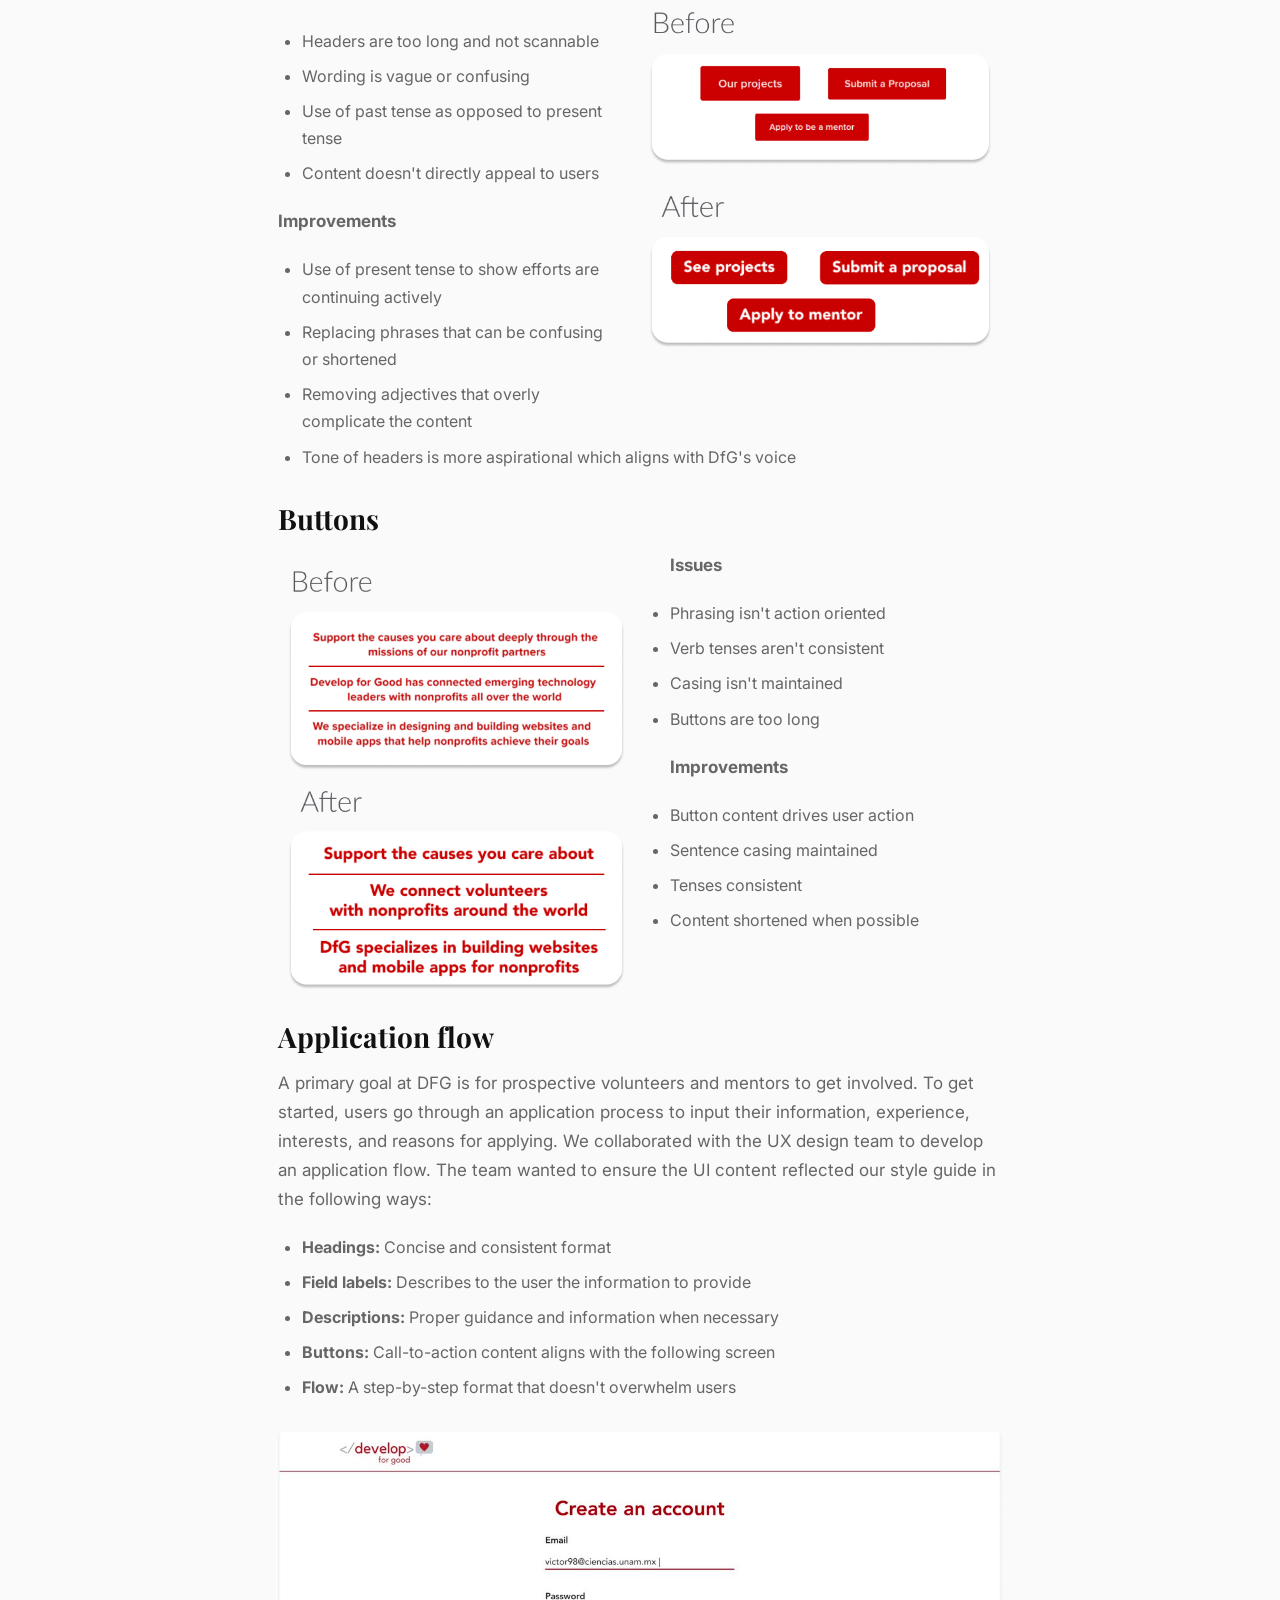
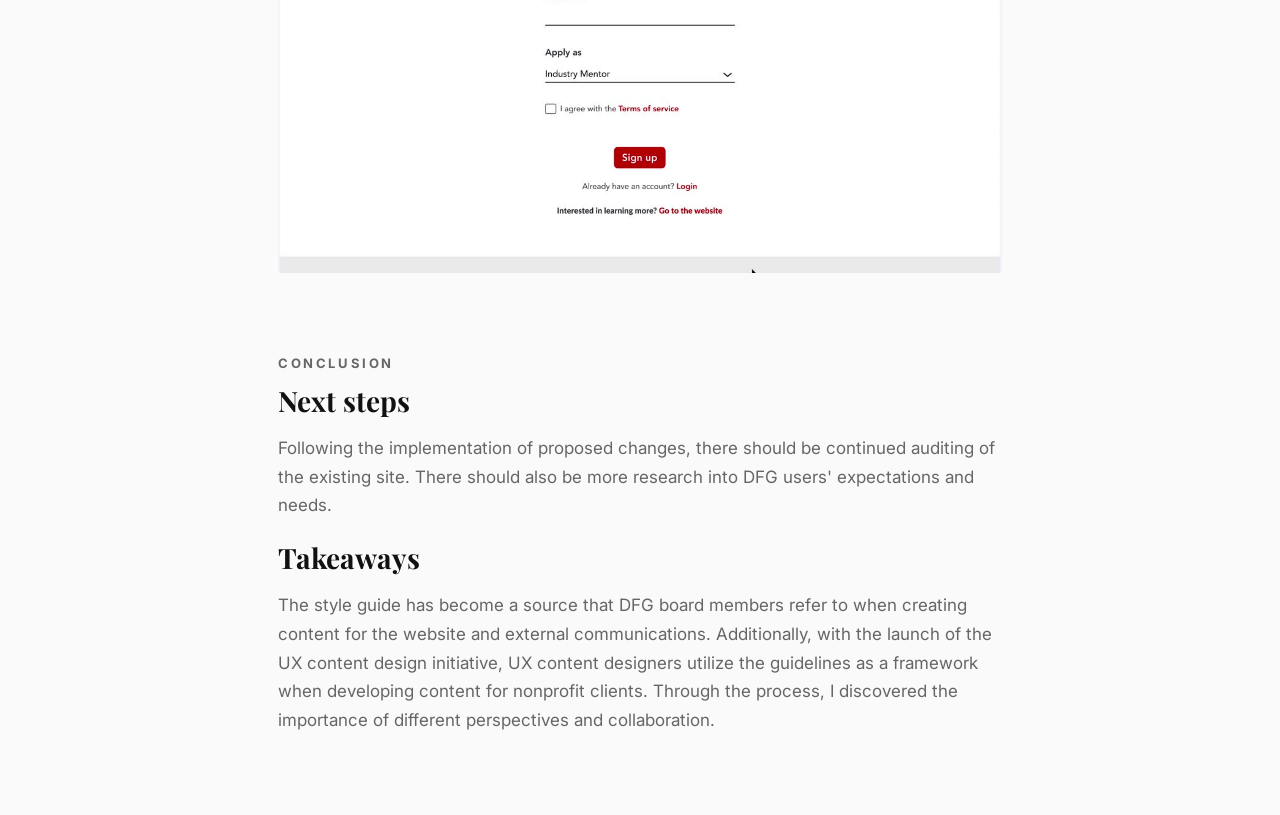
<file: work/dfg-contentdesign.html>
<!DOCTYPE html>
<html lang="en">
<head>
  <meta charset="utf-8">
  <title>Develop for Good: Building a Content Design System — Adrian Cubas</title>
  <meta name="description" content="Case study on building a content design system for Develop for Good's volunteer matching platform.">
  <meta name="viewport" content="width=device-width, initial-scale=1">
  <link rel="preconnect" href="https://fonts.googleapis.com">
  <link rel="preconnect" href="https://fonts.gstatic.com" crossorigin>
  <link href="https://fonts.googleapis.com/css2?family=Inter:wght@300;400;500&family=Playfair+Display:ital,wght@0,400;0,700;0,900;1,400&display=swap" rel="stylesheet">
  <link rel="stylesheet" href="../css/reset.css">
  <link rel="stylesheet" href="../css/style.css">
  <link rel="stylesheet" href="../css/case-study.css">
  <link rel="icon" href="../assets/images/logowithoutcloud.png" type="image/png">
</head>
<body>
  <nav class="nav" id="nav">
    <div class="nav__inner">
      <a href="../index.html" class="nav__brand"><img src="../assets/images/reallogo_withouttext.png" alt="AC" class="nav__logo">
        
        <span class="nav__name">Adrian Cubas</span>
      </a>
      <div class="nav__menu" id="nav-menu">
        <a href="../index.html#work" class="nav__link">Work</a>
        <a href="../documents/AdrianCubasResume_2026.pdf" target="_blank" class="nav__link">Resume</a>
        <a href="../index.html#about" class="nav__link">About</a>
        <a href="https://www.linkedin.com/in/adriancubas/" target="_blank" class="nav__link">Connect</a>
      </div>
      <div class="nav__toggle" id="nav-toggle" aria-label="Toggle menu" role="button" tabindex="0">
        <span></span>
        <span></span>
        <span></span>
      </div>
    </div>
  </nav>

  <section class="cs-hero" style="background-image: url('../assets/images/webflow/dfg-bg.png')">
    <div class="container">
      <div class="cs-hero__inner">
        <div class="cs-hero__text">
          <p class="cs-hero__label">Project</p>
          <h1 class="cs-hero__title">Develop for Good: Building a content design system for volunteer matching</h1>
          <p class="cs-hero__category">UX Content Design</p>
        </div>
        <div class="cs-hero__mockup cs-hero__mockup--wide">
          <img src="../assets/images/webflow/621b2fffa640f73f54854864_DFGSiteScreen.png" alt="DFG website mockup" loading="lazy">
        </div>
      </div>
    </div>
  </section>

  <section class="cs-overview">
    <div class="container container--xs">
      <div class="cs-overview__title-section">
        <p class="cs-overview__label">Overview</p>
        <h2 class="h3">Background</h2>
      </div>
      <div class="cs-overview__grid">
        <div class="cs-overview__description">
          <p>Develop for Good (DFG) is an organization that matches volunteers, looking to gain product experience, to nonprofit organizations' digital projects. The DFG website allows potential volunteers, mentors, and nonprofits to learn about the mission, application process, and impact created through the organization.</p>
        </div>
        <div>
          <p class="cs-overview__meta-label">Role</p>
          <p class="cs-overview__meta-value">Director of Content</p>
          <p class="cs-overview__meta-label" style="margin-top: 16px">Skills</p>
          <p class="cs-overview__meta-value">Product management, UX writing, User research, Wireframing</p>
        </div>
        <div>
          <p class="cs-overview__meta-label">Project Timeline</p>
          <p class="cs-overview__meta-value">4 months</p>
        </div>
      </div>
    </div>
  </section>

  <section class="cs-body">
    <div class="cs-body__content">
      <a href="index.html" class="cs-back">&larr; Back to all work</a>

      <h5 class="cs-body__section-label">The problem</h5>
      <h3>How might we distinguish the voice, tone, and communication style of DFG?</h3>
      <p>DFG serves many different user types ranging from volunteers to nonprofit clients. This makes it difficult to maintain a consistent, yet distinct voice across the website. These factors have resulted in content that lacks clarity and deters those hoping to accomplish tasks such as applying to be a volunteer or sharing a project. The project displays the importance of content in shaping a brand's voice and user experience. I led a UX content design team to create a content design system.</p>

      <h5 class="cs-body__section-label">Audience</h5>
      <h3>Understanding users and their needs</h3>
      <p>The DFG site serves prospective volunteers, mentors, nonprofit clients, and executive board members.</p>
      <ul>
        <li><strong>Prospective volunteers:</strong> Student volunteers looking to sign up for a project</li>
        <li><strong>Prospective mentors:</strong> Industry professionals interested in supporting volunteers</li>
        <li><strong>Potential clients:</strong> Nonprofit clients proposing a project needing support</li>
        <li><strong>Executive board:</strong> Board members who need to access information or create site content</li>
      </ul>

      <h3>User insights</h3>
      <div class="clearfix">
        <img src="../assets/images/webflow/6221f29aa7af1b3a8c9706ff_chart2.png" alt="Survey results showing 34% of users would improve site content" class="float-left" loading="lazy">
        <p>From an initial survey sent out to existing users, 34% of users indicated they would improve site content. In addition, site analytics showed that over 61% of users bounced when first opening the site. These insights expose the shortcomings of the existing site content in connecting with the user. We also felt there was a huge opportunity to improve the user's site experience. As a result, our team felt it was necessary to continue exploring the site content and the potential issues.</p>
      </div>

      <h5 class="cs-body__section-label">Research process</h5>
      <h3>Content audit</h3>
      <img src="../assets/images/webflow/621dd30544481391b54efe1c_Audit1.png" alt="Content audit spreadsheet documenting site assets and proposed revisions" loading="lazy">
      <p>We conducted a content audit of the DFG site which included team members going through the site, from page to page, and collecting website assets. Our team documented details including the content, screenshots, location, comments, and proposed revisions.</p>
      <p>Issues found:</p>
      <ul>
        <li><strong>Inconsistencies:</strong> Lack of standardization across naming, casing, punctuation, numerals, voice, and tone</li>
        <li><strong>Brevity:</strong> Content sections that aren't concise or helpful for the user</li>
        <li><strong>Clashing Design:</strong> Design and content clashes including visual contrast and awkward formatting</li>
        <li><strong>Content Prioritization:</strong> Content doesn't prioritize the most relevant context for a page or action</li>
        <li><strong>Visual Hierarchy:</strong> Info and site elements aren't arranged in order of importance</li>
        <li><strong>Accessibility:</strong> Content isn't accessible to users both in comprehension or visually</li>
      </ul>

      <h3>Competitive analysis</h3>
      <img src="../assets/images/webflow/621dc1ef32b626d409b6a1c0_Competitor Chart (1).png" alt="Competitive analysis chart comparing DFG to competitor content strategies" loading="lazy">
      <p>The team identified DFG competitors and their content strategy relative to DFG. We explored competitors' sites and noted the voice, tones, and content style.</p>
      <p><strong>Strengths:</strong> Navigability, User journey, Guidance, Value propositions, Assets, Consistency</p>
      <p><strong>Weaknesses:</strong> Brand voice, Redundancy, Cognitive load, Narrative, Call to action, Formatting</p>

      <h3>Voice and tone mapping</h3>
      <img src="../assets/images/webflow/621dd6acdfba7f0ec782ebea_Tone &amp; Voice Activity.png" alt="Voice and tone mapping activity with team responses" loading="lazy">
      <p>I led a mapping activity where we answered 3 questions: What is the current voice of DFG? What different tones should we have? How can we improve our existing voice and tone?</p>
      <p>Key takeaways:</p>
      <ul>
        <li>Current voice comes across as professional, positive, and straightforward</li>
        <li>Tone shifts from supportive to educational to helpful</li>
        <li>Need to be consistent with communication</li>
      </ul>

      <h5 class="cs-body__section-label">Style guide</h5>
      <h3>Building a content design system</h3>
      <div class="clearfix">
        <img src="../assets/images/webflow/6222fe96ede3d7862b590891_Group 258.png" alt="DFG content design system overview showing six categories" class="float-right" loading="lazy">
        <p>The DFG style guide ensures content contributors create clear and cohesive content that maintains brand consistency. It contains comprehensive guideline rules expressing content should look, sound, and feel. These guidelines are categorized as follows:</p>
        <ul>
          <li>Voice &amp; Tone</li>
          <li>Accessibility</li>
          <li>Writing about People</li>
          <li>Writing for Projects</li>
          <li>Components</li>
          <li>External Communications</li>
        </ul>
      </div>

      <h3>Voice</h3>
      <div class="clearfix">
        <img src="../assets/images/webflow/62229ed2c1b8aff7ba37aa16_dfgvoice.png" alt="DFG voice guidelines defining professional, positive, and straightforward tone" class="float-left" loading="lazy">
        <p>Voice is the personality of a brand or product. Our team defined DFG's <strong>voice</strong> as <strong>professional</strong>, <strong>positive</strong>, and <strong>straightforward</strong> to maintain across all mediums. This choice intends to get the audience involved in our mission of using technology to make the world a better place.</p>
      </div>

      <h3>Accessibility</h3>
      <div class="clearfix">
        <img src="../assets/images/webflow/62229ee515ed860b5cd0e84f_dfgaccess.png" alt="Accessibility guidelines for inclusive content writing and formatting" class="float-right" loading="lazy">
        <p>Accessibility in content directly affects how users experience our site. We created guidelines ensuring how content is written and formatted is inclusive for users of all types. In the example, we specified <strong>avoiding directional language</strong> as this requires visual cues from users to understand.</p>
      </div>

      <h3>Buttons</h3>
      <div class="clearfix">
        <img src="../assets/images/webflow/62229eedca9a23733cfb04a9_dfgbuttons.png" alt="Button content guidelines for consistent and concise action labels" class="float-left" loading="lazy">
        <p>Buttons are visual and textual interface elements that allow users to take action in a tap. These buttons contain a call-to-action that prompts users to accomplish a task. Our team created guidelines and proposed suggestions to make the content <strong>consistent</strong>, <strong>reflective of the intended action</strong>, and <strong>concise</strong>.</p>
      </div>

      <h5 class="cs-body__section-label">Site improvement</h5>
      <h3>Implementing changes</h3>
      <p>Through conducting research and creating the style guide, our team determined site areas where content could be optimized. This section focuses on <strong>headers</strong>, <strong>buttons</strong>, and the <strong>application flow</strong>.</p>

      <h3>Headers</h3>
      <div class="clearfix">
        <img src="../assets/images/webflow/6222ae57ba8868af0c8cc30c_buttonsbeforeafter.png" alt="Before and after comparison of header content improvements" class="float-right" loading="lazy">
        <p><strong>Issues</strong></p>
        <ul>
          <li>Headers are too long and not scannable</li>
          <li>Wording is vague or confusing</li>
          <li>Use of past tense as opposed to present tense</li>
          <li>Content doesn't directly appeal to users</li>
        </ul>
        <p><strong>Improvements</strong></p>
        <ul>
          <li>Use of present tense to show efforts are continuing actively</li>
          <li>Replacing phrases that can be confusing or shortened</li>
          <li>Removing adjectives that overly complicate the content</li>
          <li>Tone of headers is more aspirational which aligns with DfG's voice</li>
        </ul>
      </div>

      <h3>Buttons</h3>
      <div class="clearfix">
        <img src="../assets/images/webflow/6222b343192f2f9a4d8928c2_headersbeforeafter.png" alt="Before and after comparison of button content improvements" class="float-left" loading="lazy">
        <p><strong>Issues</strong></p>
        <ul>
          <li>Phrasing isn't action oriented</li>
          <li>Verb tenses aren't consistent</li>
          <li>Casing isn't maintained</li>
          <li>Buttons are too long</li>
        </ul>
        <p><strong>Improvements</strong></p>
        <ul>
          <li>Button content drives user action</li>
          <li>Sentence casing maintained</li>
          <li>Tenses consistent</li>
          <li>Content shortened when possible</li>
        </ul>
      </div>

      <h3>Application flow</h3>
      <p>A primary goal at DFG is for prospective volunteers and mentors to get involved. To get started, users go through an application process to input their information, experience, interests, and reasons for applying. We collaborated with the UX design team to develop an application flow. The team wanted to ensure the UI content reflected our style guide in the following ways:</p>
      <ul>
        <li><strong>Headings:</strong> Concise and consistent format</li>
        <li><strong>Field labels:</strong> Describes to the user the information to provide</li>
        <li><strong>Descriptions:</strong> Proper guidance and information when necessary</li>
        <li><strong>Buttons:</strong> Call-to-action content aligns with the following screen</li>
        <li><strong>Flow:</strong> A step-by-step format that doesn't overwhelm users</li>
      </ul>

      <div class="cs-video">
        <video autoplay loop muted playsinline poster="../assets/videos/dfg-prototype-poster.jpg">
          <source src="../assets/videos/dfg-prototype.mp4" type="video/mp4">
        </video>
      </div>

      <h5 class="cs-body__section-label">Conclusion</h5>
      <h3>Next steps</h3>
      <p>Following the implementation of proposed changes, there should be continued auditing of the existing site. There should also be more research into DFG users' expectations and needs.</p>

      <h3>Takeaways</h3>
      <p>The style guide has become a source that DFG board members refer to when creating content for the website and external communications. Additionally, with the launch of the UX content design initiative, UX content designers utilize the guidelines as a framework when developing content for nonprofit clients. Through the process, I discovered the importance of different perspectives and collaboration.</p>
    </div>
  </section>

  <script src="../js/main.js"></script>
</body>
</html>
</file>
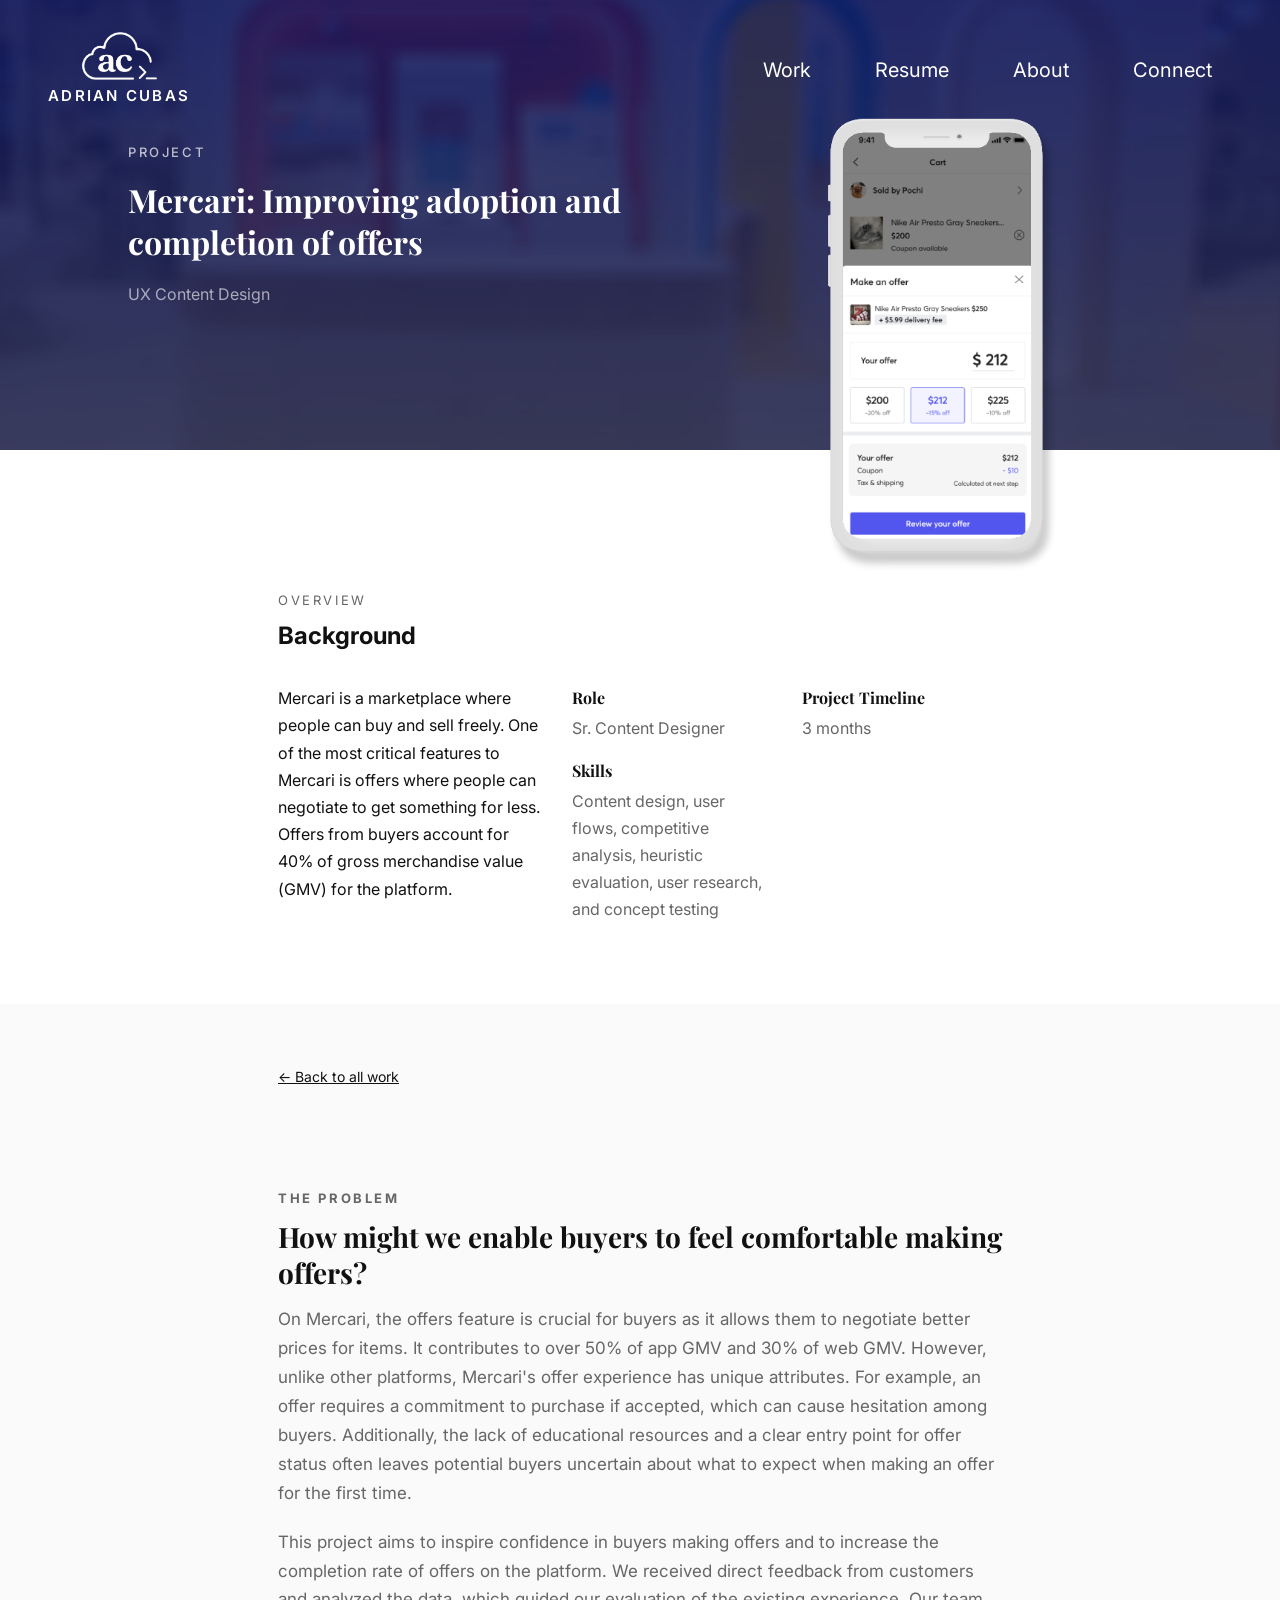
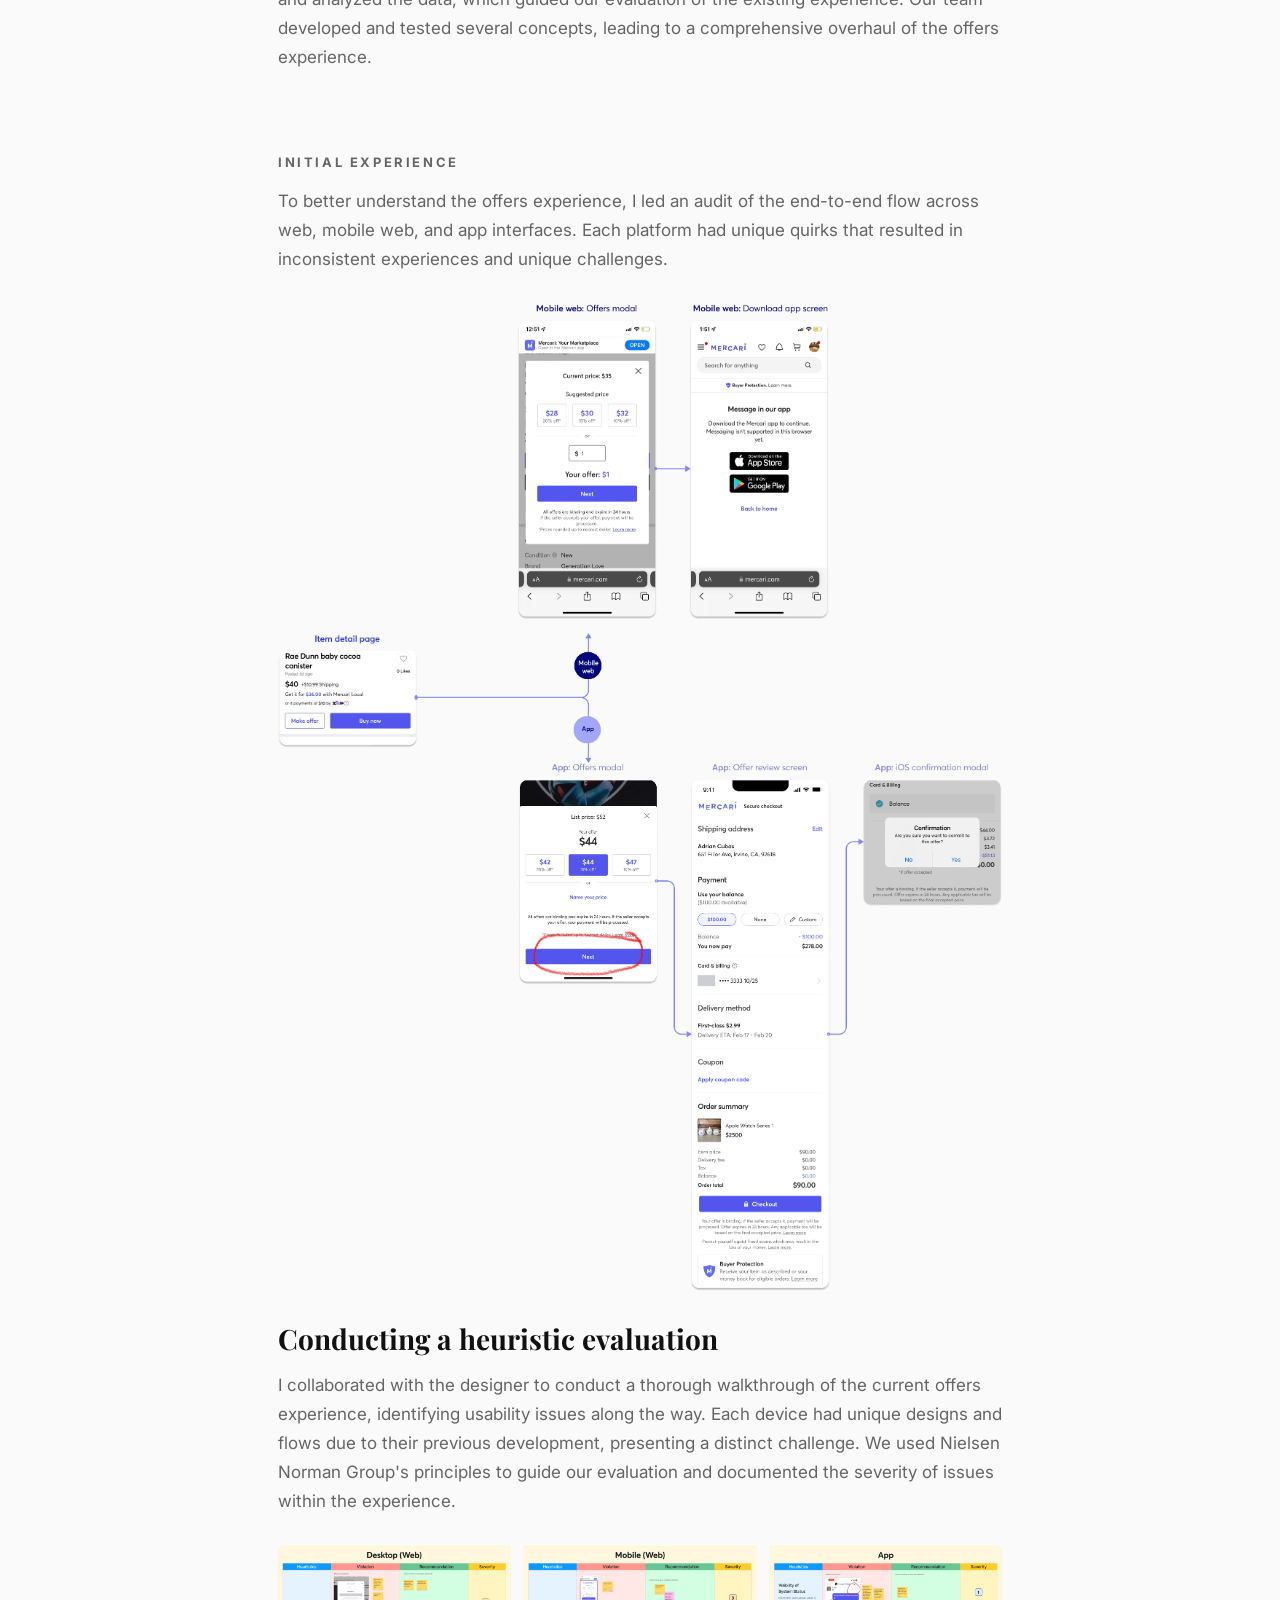
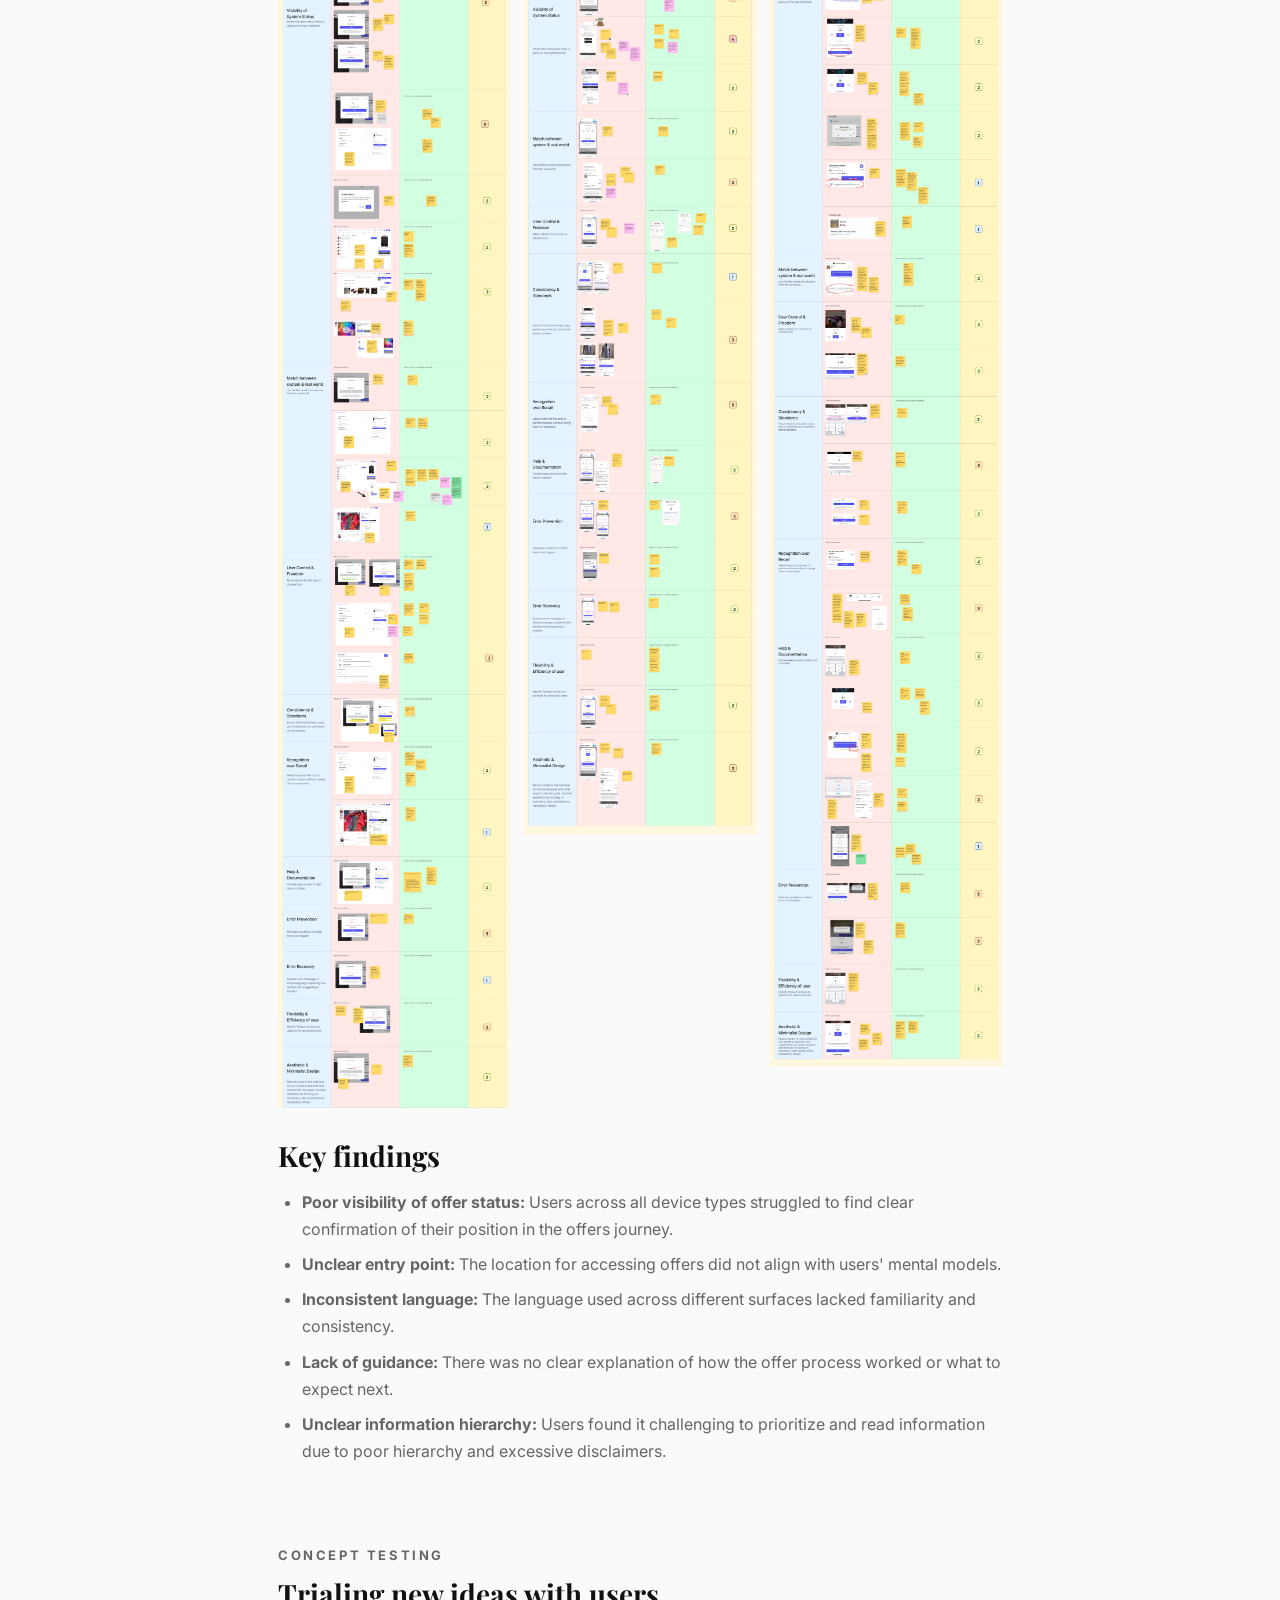
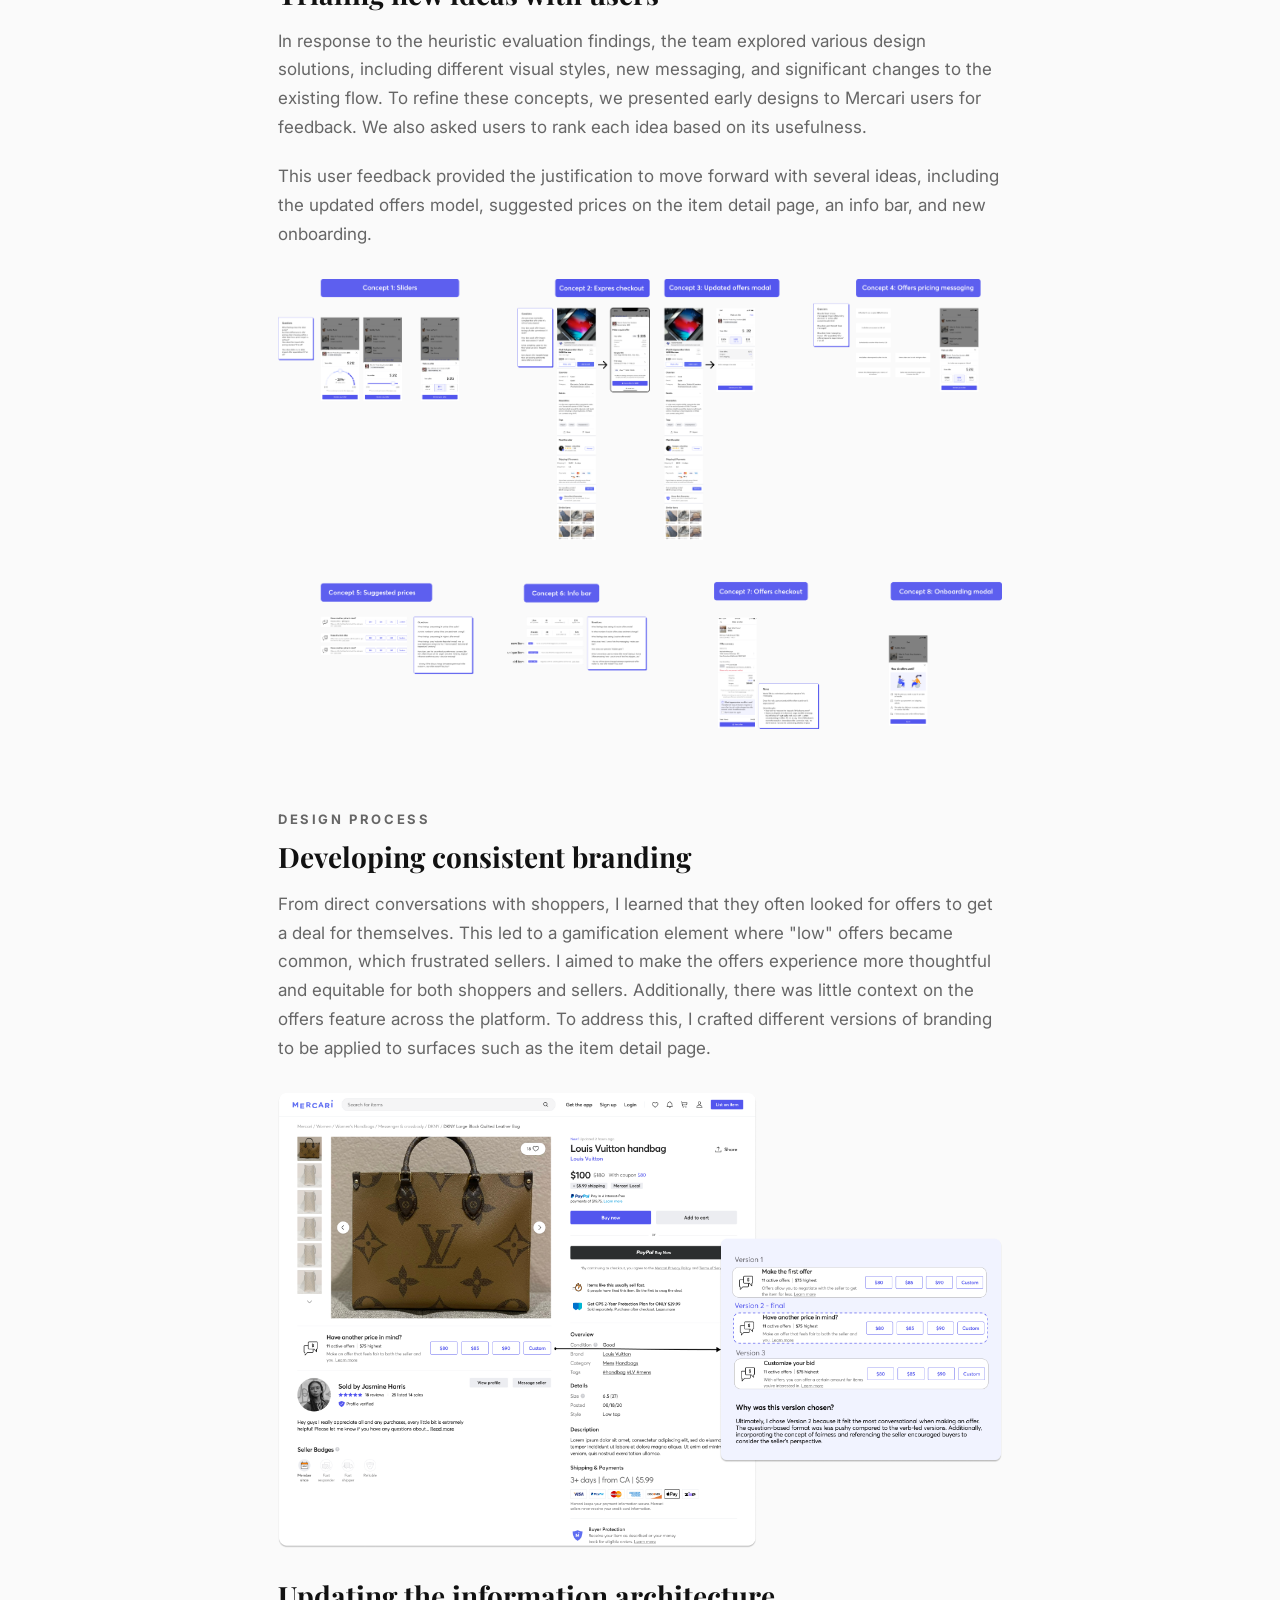
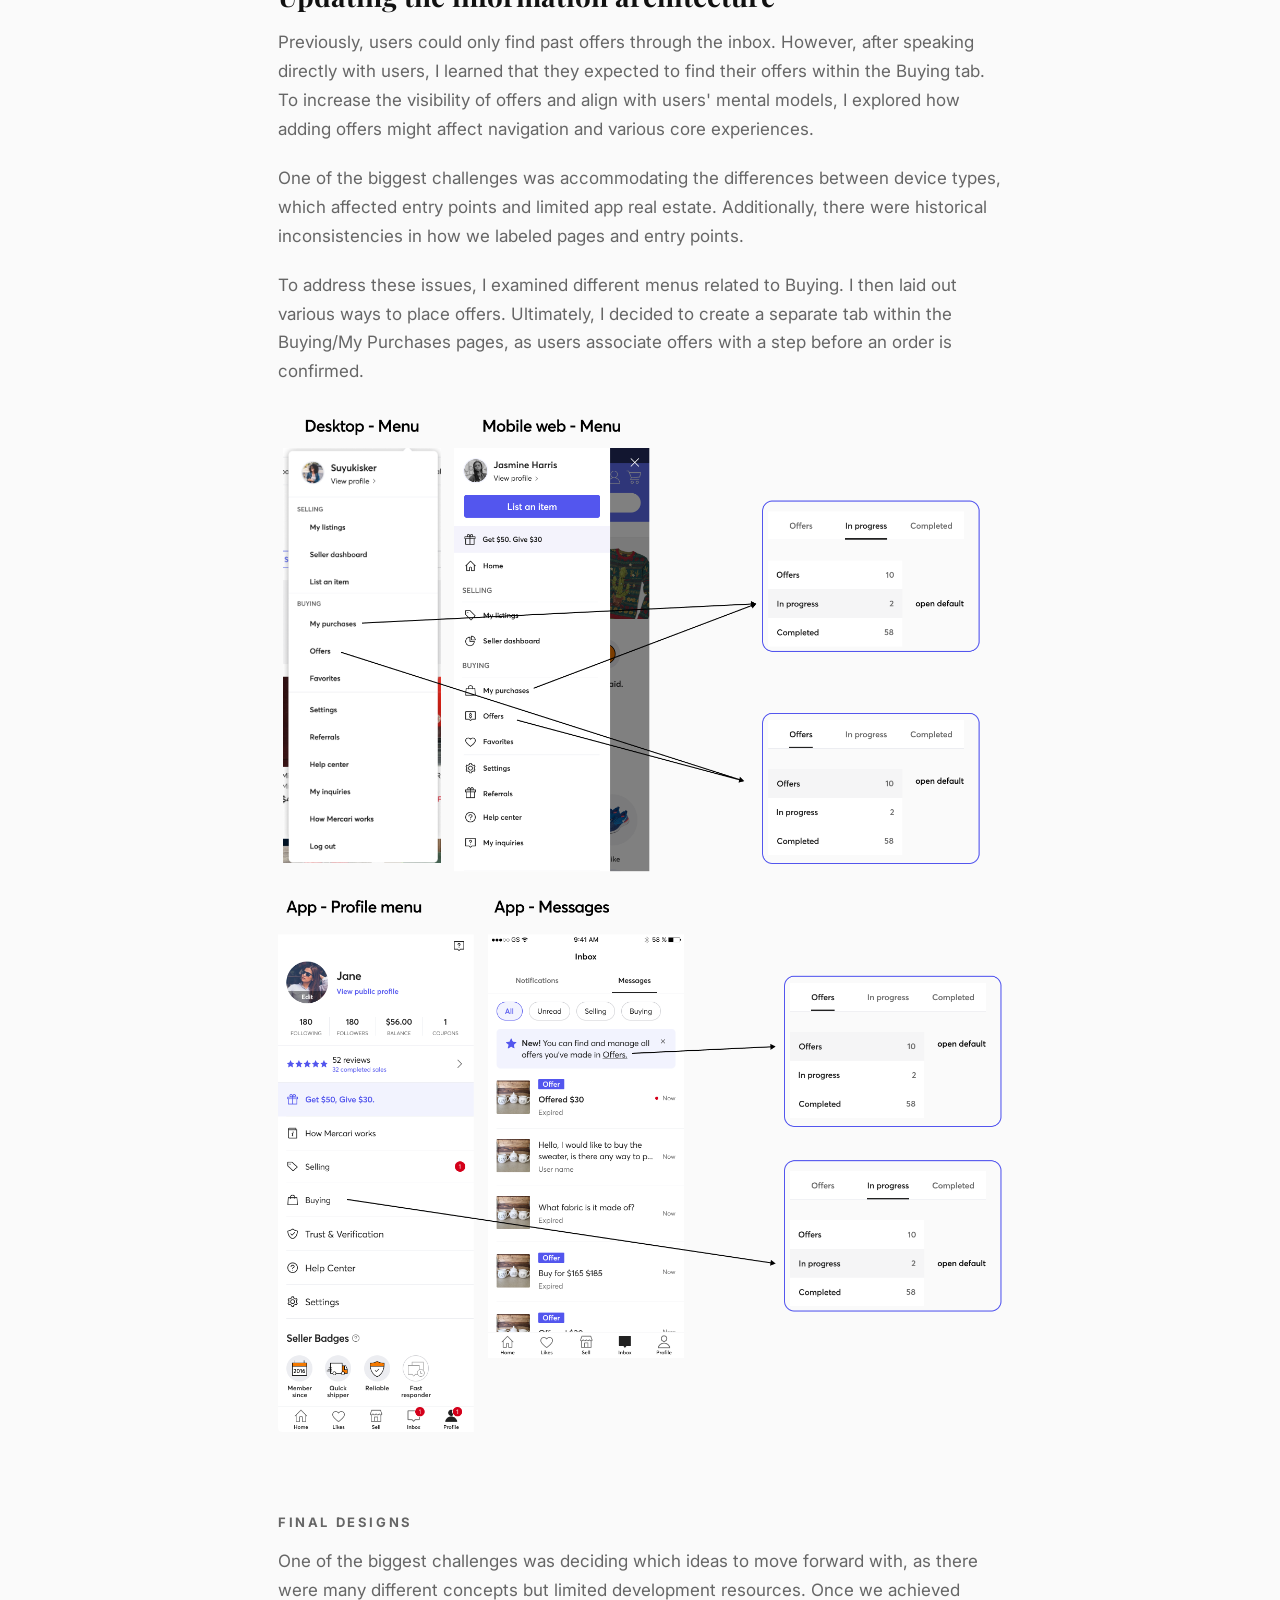
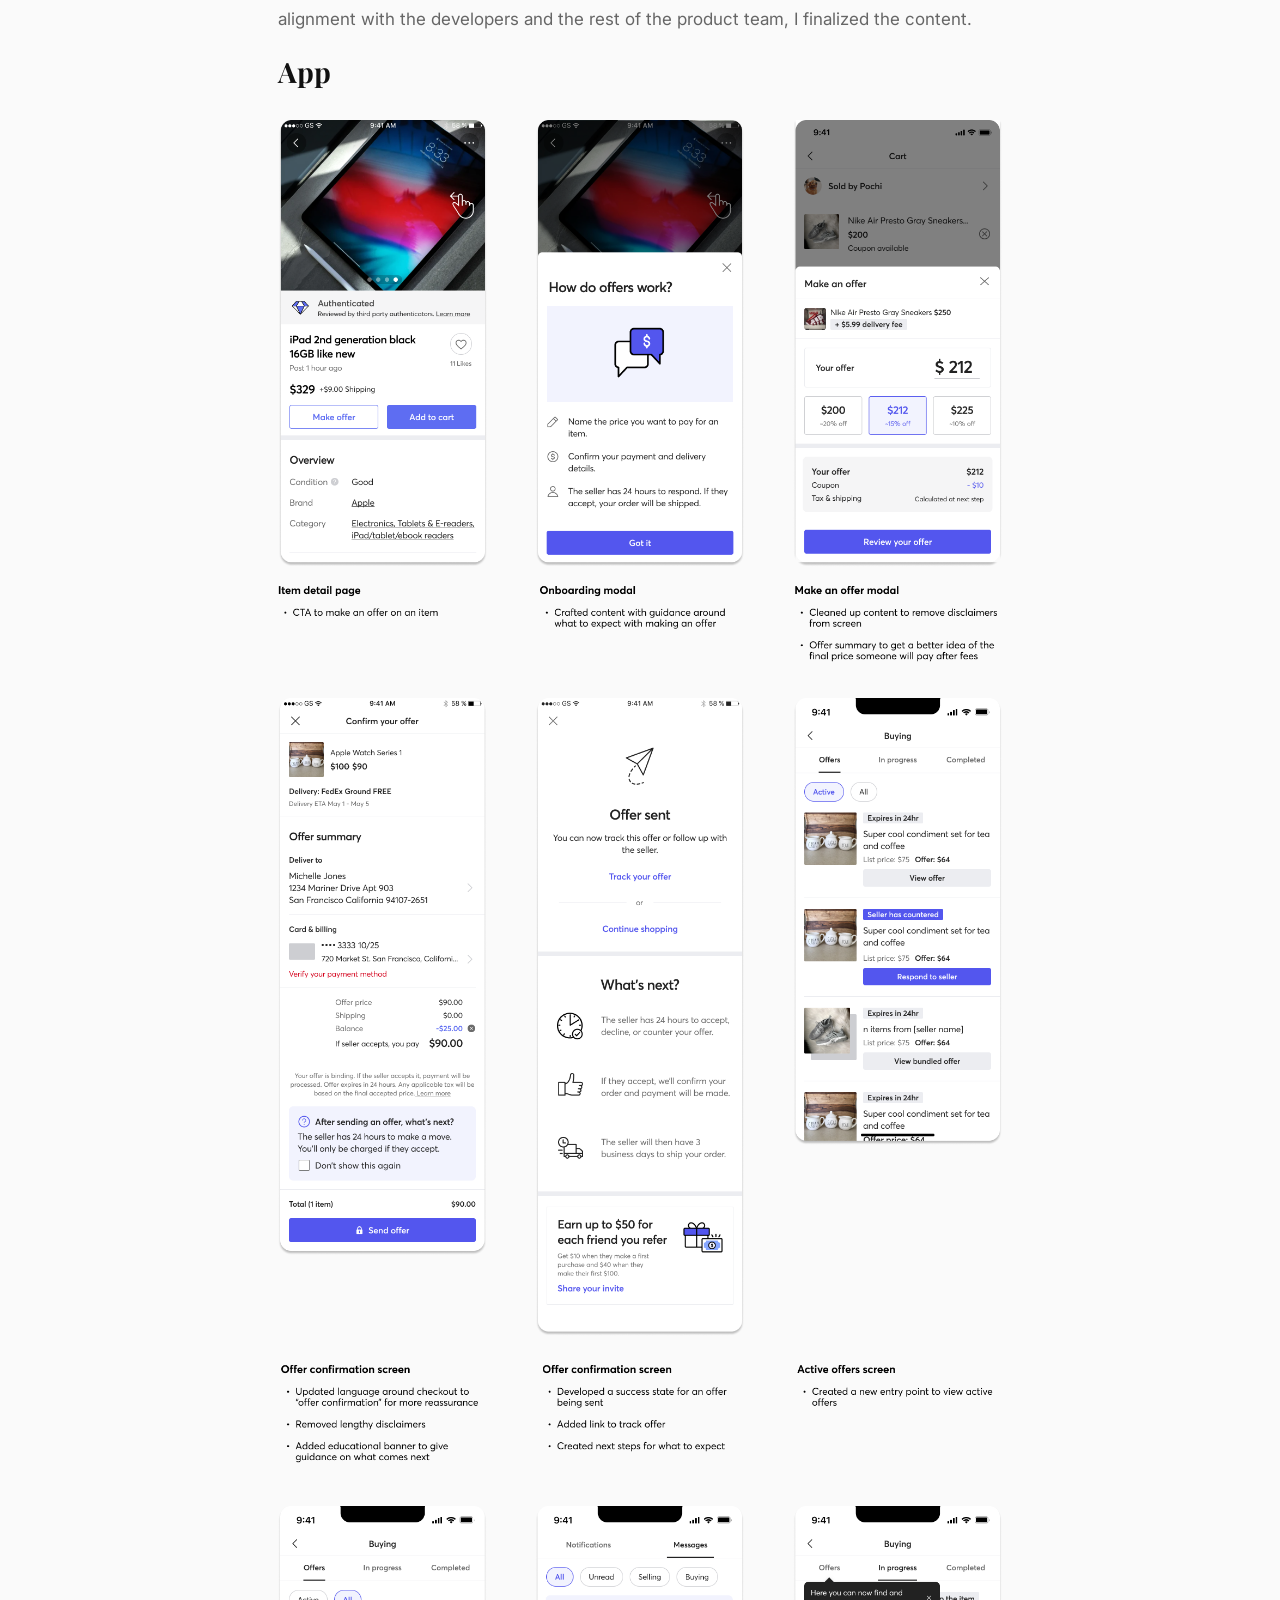
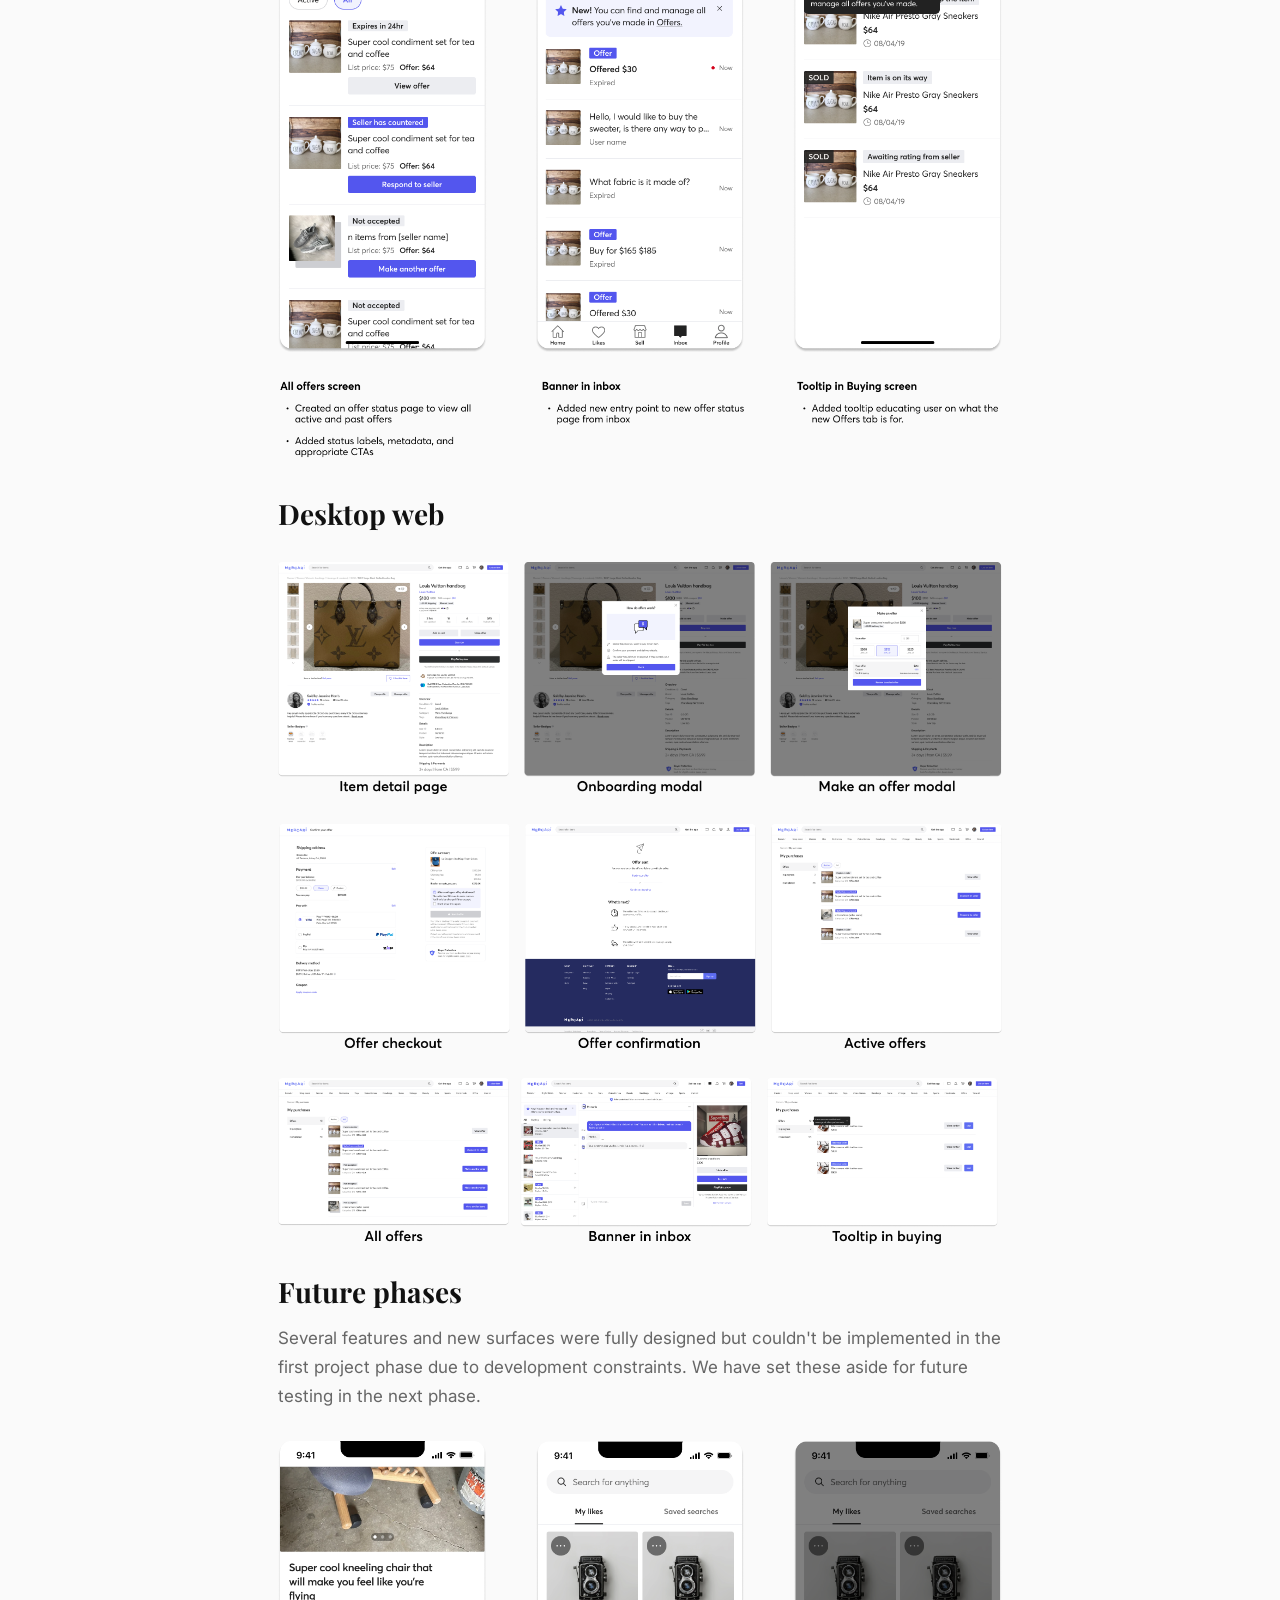
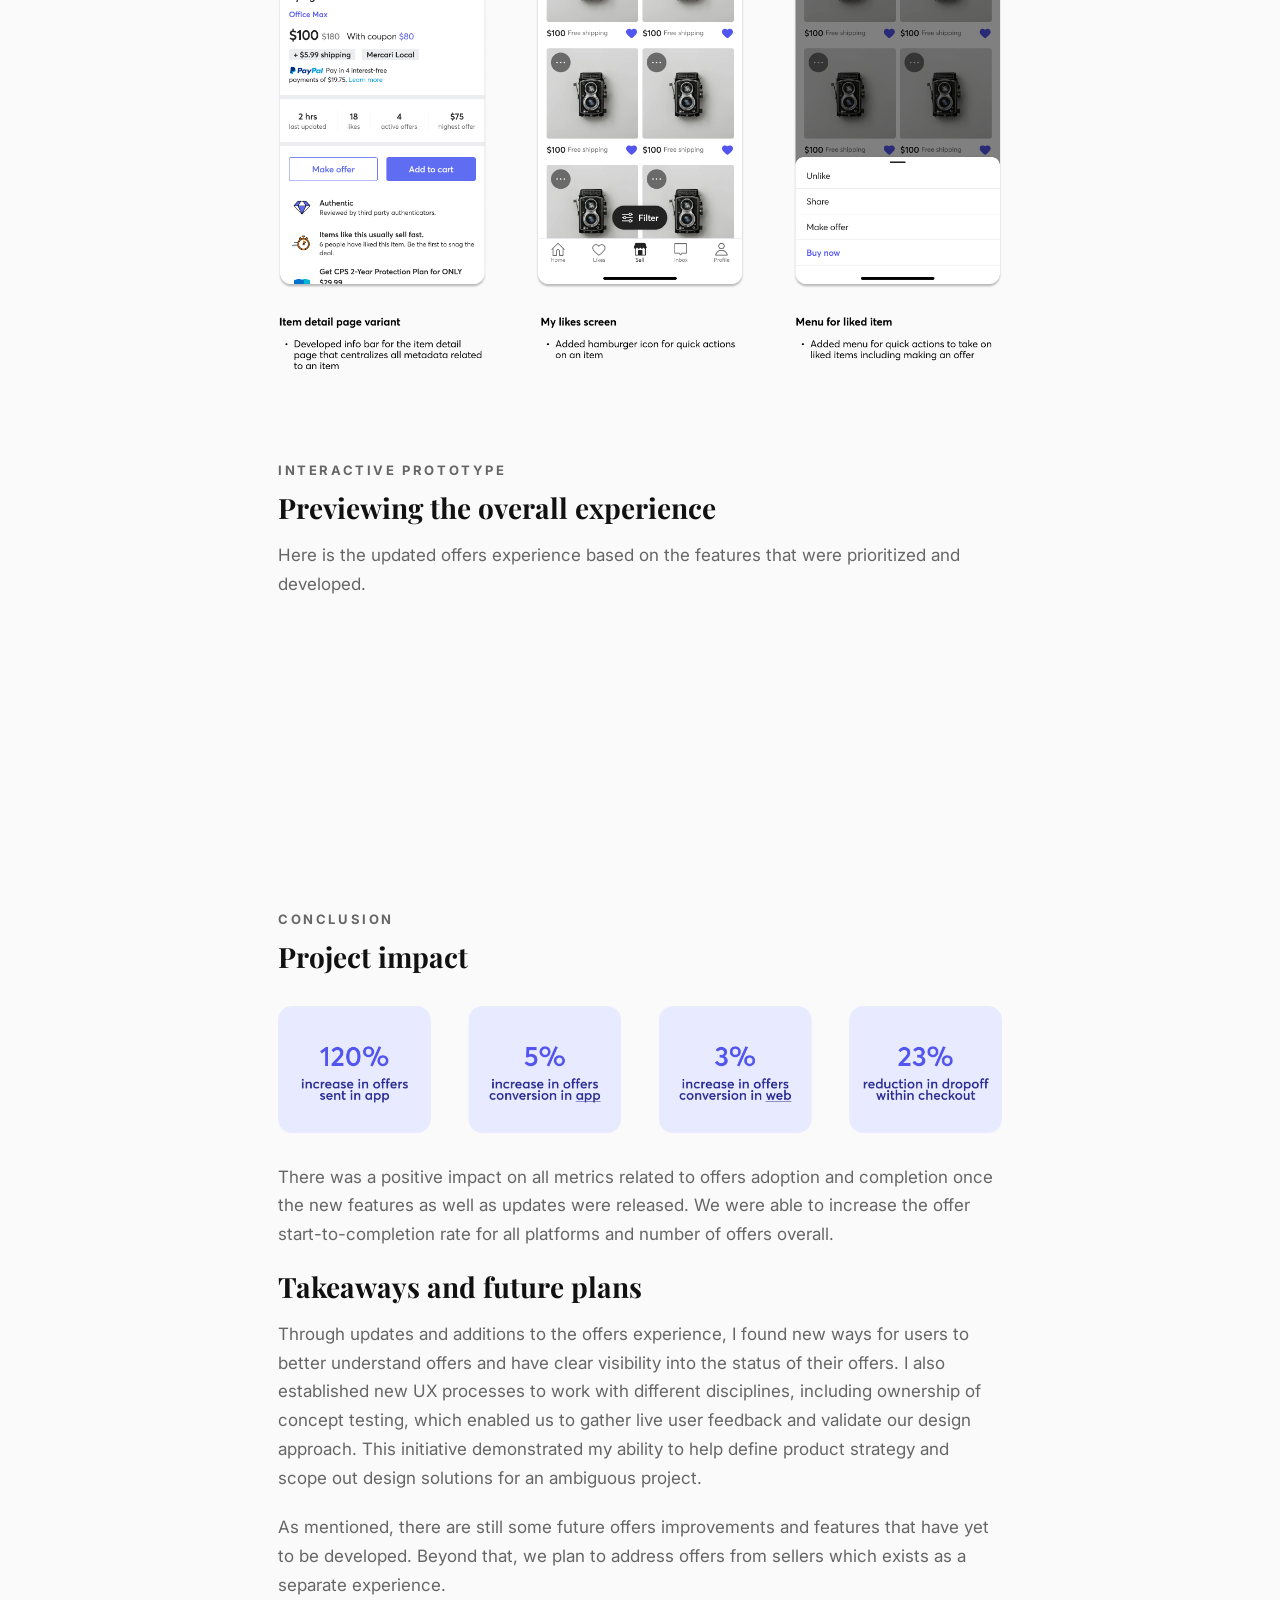
<file: work/mercari-offers.html>
<!DOCTYPE html>
<html lang="en">
<head>
  <meta charset="utf-8">
  <title>Mercari: Improving Adoption and Completion of Offers — Adrian Cubas</title>
  <meta name="description" content="Case study on improving adoption and completion of offers at Mercari.">
  <meta name="viewport" content="width=device-width, initial-scale=1">
  <link rel="preconnect" href="https://fonts.googleapis.com">
  <link rel="preconnect" href="https://fonts.gstatic.com" crossorigin>
  <link href="https://fonts.googleapis.com/css2?family=Inter:wght@300;400;500&family=Playfair+Display:ital,wght@0,400;0,700;0,900;1,400&display=swap" rel="stylesheet">
  <link rel="stylesheet" href="../css/reset.css">
  <link rel="stylesheet" href="../css/style.css">
  <link rel="stylesheet" href="../css/case-study.css">
  <link rel="icon" href="../assets/images/logowithoutcloud.png" type="image/png">
</head>
<body>
  <nav class="nav" id="nav">
    <div class="nav__inner">
      <a href="../index.html" class="nav__brand"><img src="../assets/images/reallogo_withouttext.png" alt="AC" class="nav__logo">
        
        <span class="nav__name">Adrian Cubas</span>
      </a>
      <div class="nav__menu" id="nav-menu">
        <a href="../index.html#work" class="nav__link">Work</a>
        <a href="../documents/AdrianCubasResume_2026.pdf" target="_blank" class="nav__link">Resume</a>
        <a href="../index.html#about" class="nav__link">About</a>
        <a href="https://www.linkedin.com/in/adriancubas/" target="_blank" class="nav__link">Connect</a>
      </div>
      <div class="nav__toggle" id="nav-toggle" aria-label="Toggle menu" role="button" tabindex="0">
        <span></span>
        <span></span>
        <span></span>
      </div>
    </div>
  </nav>

  <section class="cs-hero" style="background-image: url('../assets/images/webflow/mercari-offers-bg.png')">
    <div class="container">
      <div class="cs-hero__inner">
        <div class="cs-hero__text">
          <p class="cs-hero__label">Project</p>
          <h1 class="cs-hero__title">Mercari: Improving adoption and completion of offers</h1>
          <p class="cs-hero__category">UX Content Design</p>
        </div>
        <div class="cs-hero__mockup">
          <img src="../assets/images/webflow/668cb9c2ddc170fb619db89f_makeoffer.png" alt="Mercari offers interface mockup" loading="lazy">
        </div>
      </div>
    </div>
  </section>

  <section class="cs-overview">
    <div class="container container--xs">
      <div class="cs-overview__title-section">
        <p class="cs-overview__label">Overview</p>
        <h2 class="h3">Background</h2>
      </div>
      <div class="cs-overview__grid">
        <div class="cs-overview__description">
          <p>Mercari is a marketplace where people can buy and sell freely. One of the most critical features to Mercari is offers where people can negotiate to get something for less. Offers from buyers account for 40% of gross merchandise value (GMV) for the platform.</p>
        </div>
        <div>
          <p class="cs-overview__meta-label">Role</p>
          <p class="cs-overview__meta-value">Sr. Content Designer</p>
          <p class="cs-overview__meta-label" style="margin-top: 16px">Skills</p>
          <p class="cs-overview__meta-value">Content design, user flows, competitive analysis, heuristic evaluation, user research, and concept testing</p>
        </div>
        <div>
          <p class="cs-overview__meta-label">Project Timeline</p>
          <p class="cs-overview__meta-value">3 months</p>
        </div>
      </div>
    </div>
  </section>

  <section class="cs-body">
    <div class="cs-body__content">
      <a href="index.html" class="cs-back">&larr; Back to all work</a>

      <h5 class="cs-body__section-label">The problem</h5>
      <h3>How might we enable buyers to feel comfortable making offers?</h3>
      <p>On Mercari, the offers feature is crucial for buyers as it allows them to negotiate better prices for items. It contributes to over 50% of app GMV and 30% of web GMV. However, unlike other platforms, Mercari's offer experience has unique attributes. For example, an offer requires a commitment to purchase if accepted, which can cause hesitation among buyers. Additionally, the lack of educational resources and a clear entry point for offer status often leaves potential buyers uncertain about what to expect when making an offer for the first time.</p>
      <p>This project aims to inspire confidence in buyers making offers and to increase the completion rate of offers on the platform. We received direct feedback from customers and analyzed the data, which guided our evaluation of the existing experience. Our team developed and tested several concepts, leading to a comprehensive overhaul of the offers experience.</p>

      <h5 class="cs-body__section-label">Initial experience</h5>
      <p>To better understand the offers experience, I led an audit of the end-to-end flow across web, mobile web, and app interfaces. Each platform had unique quirks that resulted in inconsistent experiences and unique challenges.</p>
      <img src="../assets/images/webflow/6694b9cbbf1cb4bc436ac533_Group 1010101219.png" alt="Audit of the end-to-end offers flow across web, mobile web, and app" loading="lazy">

      <h3>Conducting a heuristic evaluation</h3>
      <p>I collaborated with the designer to conduct a thorough walkthrough of the current offers experience, identifying usability issues along the way. Each device had unique designs and flows due to their previous development, presenting a distinct challenge. We used Nielsen Norman Group's principles to guide our evaluation and documented the severity of issues within the experience.</p>
      <img src="../assets/images/webflow/6694ccf80d79dbd5acd5636a_graphic.png" alt="Heuristic evaluation of the offers experience using Nielsen Norman Group principles" loading="lazy">

      <h3>Key findings</h3>
      <ul>
        <li><strong>Poor visibility of offer status:</strong> Users across all device types struggled to find clear confirmation of their position in the offers journey.</li>
        <li><strong>Unclear entry point:</strong> The location for accessing offers did not align with users' mental models.</li>
        <li><strong>Inconsistent language:</strong> The language used across different surfaces lacked familiarity and consistency.</li>
        <li><strong>Lack of guidance:</strong> There was no clear explanation of how the offer process worked or what to expect next.</li>
        <li><strong>Unclear information hierarchy:</strong> Users found it challenging to prioritize and read information due to poor hierarchy and excessive disclaimers.</li>
      </ul>

      <h5 class="cs-body__section-label">Concept testing</h5>
      <h3>Trialing new ideas with users</h3>
      <p>In response to the heuristic evaluation findings, the team explored various design solutions, including different visual styles, new messaging, and significant changes to the existing flow. To refine these concepts, we presented early designs to Mercari users for feedback. We also asked users to rank each idea based on its usefulness.</p>
      <p>This user feedback provided the justification to move forward with several ideas, including the updated offers model, suggested prices on the item detail page, an info bar, and new onboarding.</p>
      <img src="../assets/images/webflow/66951db9076100848033eb67_Group 1010101174.png" alt="Concept testing results showing user feedback on design solutions" loading="lazy">

      <h5 class="cs-body__section-label">Design process</h5>
      <h3>Developing consistent branding</h3>
      <p>From direct conversations with shoppers, I learned that they often looked for offers to get a deal for themselves. This led to a gamification element where "low" offers became common, which frustrated sellers. I aimed to make the offers experience more thoughtful and equitable for both shoppers and sellers. Additionally, there was little context on the offers feature across the platform. To address this, I crafted different versions of branding to be applied to surfaces such as the item detail page.</p>
      <img src="../assets/images/webflow/6697b80c742ebabf8d0f5a8f_Group 1010101228.png" alt="Different versions of offers branding for the item detail page" loading="lazy">

      <h3>Updating the information architecture</h3>
      <p>Previously, users could only find past offers through the inbox. However, after speaking directly with users, I learned that they expected to find their offers within the Buying tab. To increase the visibility of offers and align with users' mental models, I explored how adding offers might affect navigation and various core experiences.</p>
      <p>One of the biggest challenges was accommodating the differences between device types, which affected entry points and limited app real estate. Additionally, there were historical inconsistencies in how we labeled pages and entry points.</p>
      <p>To address these issues, I examined different menus related to Buying. I then laid out various ways to place offers. Ultimately, I decided to create a separate tab within the Buying/My Purchases pages, as users associate offers with a step before an order is confirmed.</p>
      <img src="../assets/images/webflow/6697bc8ffeb96a6a3872f828_Group 1010101229 (1).png" alt="Information architecture exploration for offers placement within navigation" loading="lazy">

      <h5 class="cs-body__section-label">Final designs</h5>
      <p>One of the biggest challenges was deciding which ideas to move forward with, as there were many different concepts but limited development resources. Once we achieved alignment with the developers and the rest of the product team, I finalized the content.</p>

      <h3>App</h3>
      <img src="../assets/images/webflow/66922f5d3938d1b973f798dd_Group 1010101363.png" alt="Final app design for offers experience - screen 1" loading="lazy">
      <img src="../assets/images/webflow/66922f68b9caea629bfe0209_Group 1010101364.png" alt="Final app design for offers experience - screen 2" loading="lazy">
      <img src="../assets/images/webflow/668cb0a6493562df8e3e2de6_Group 1010101365.png" alt="Final app design for offers experience - screen 3" loading="lazy">

      <h3>Desktop web</h3>
      <img src="../assets/images/webflow/6697ae912e63dfe68b46dc46_Group 1010101224 (1).png" alt="Final desktop web design for offers experience - screen 1" loading="lazy">
      <img src="../assets/images/webflow/6697ae9fd2ccca4015878555_Group 1010101225 (1).png" alt="Final desktop web design for offers experience - screen 2" loading="lazy">
      <img src="../assets/images/webflow/6697aeac68d3d7d70d7d5f4f_Group 1010101226 (1).png" alt="Final desktop web design for offers experience - screen 3" loading="lazy">

      <h3>Future phases</h3>
      <p>Several features and new surfaces were fully designed but couldn't be implemented in the first project phase due to development constraints. We have set these aside for future testing in the next phase.</p>
      <img src="../assets/images/webflow/668cb0c042cb35d34540e5d5_Group 1010101366.png" alt="Future phase designs set aside for next iteration" loading="lazy">

      <h5 class="cs-body__section-label">Interactive prototype</h5>
      <h3>Previewing the overall experience</h3>
      <p>Here is the updated offers experience based on the features that were prioritized and developed.</p>
      <div class="cs-video cs-video--phone">
        <video autoplay loop muted playsinline>
          <source src="../assets/videos/mercarioffers.mov" type="video/mp4">
        </video>
      </div>

      <h5 class="cs-body__section-label">Conclusion</h5>
      <h3>Project impact</h3>
      <img src="../assets/images/webflow/66952d60cd4d1d8e56012c9b_Group 1010101367.png" alt="Project impact metrics showing positive results on offers adoption and completion" loading="lazy">
      <p>There was a positive impact on all metrics related to offers adoption and completion once the new features as well as updates were released. We were able to increase the offer start-to-completion rate for all platforms and number of offers overall.</p>

      <h3>Takeaways and future plans</h3>
      <p>Through updates and additions to the offers experience, I found new ways for users to better understand offers and have clear visibility into the status of their offers. I also established new UX processes to work with different disciplines, including ownership of concept testing, which enabled us to gather live user feedback and validate our design approach. This initiative demonstrated my ability to help define product strategy and scope out design solutions for an ambiguous project.</p>
      <p>As mentioned, there are still some future offers improvements and features that have yet to be developed. Beyond that, we plan to address offers from sellers which exists as a separate experience.</p>
    </div>
  </section>

  <script src="../js/main.js"></script>
</body>
</html>
</file>
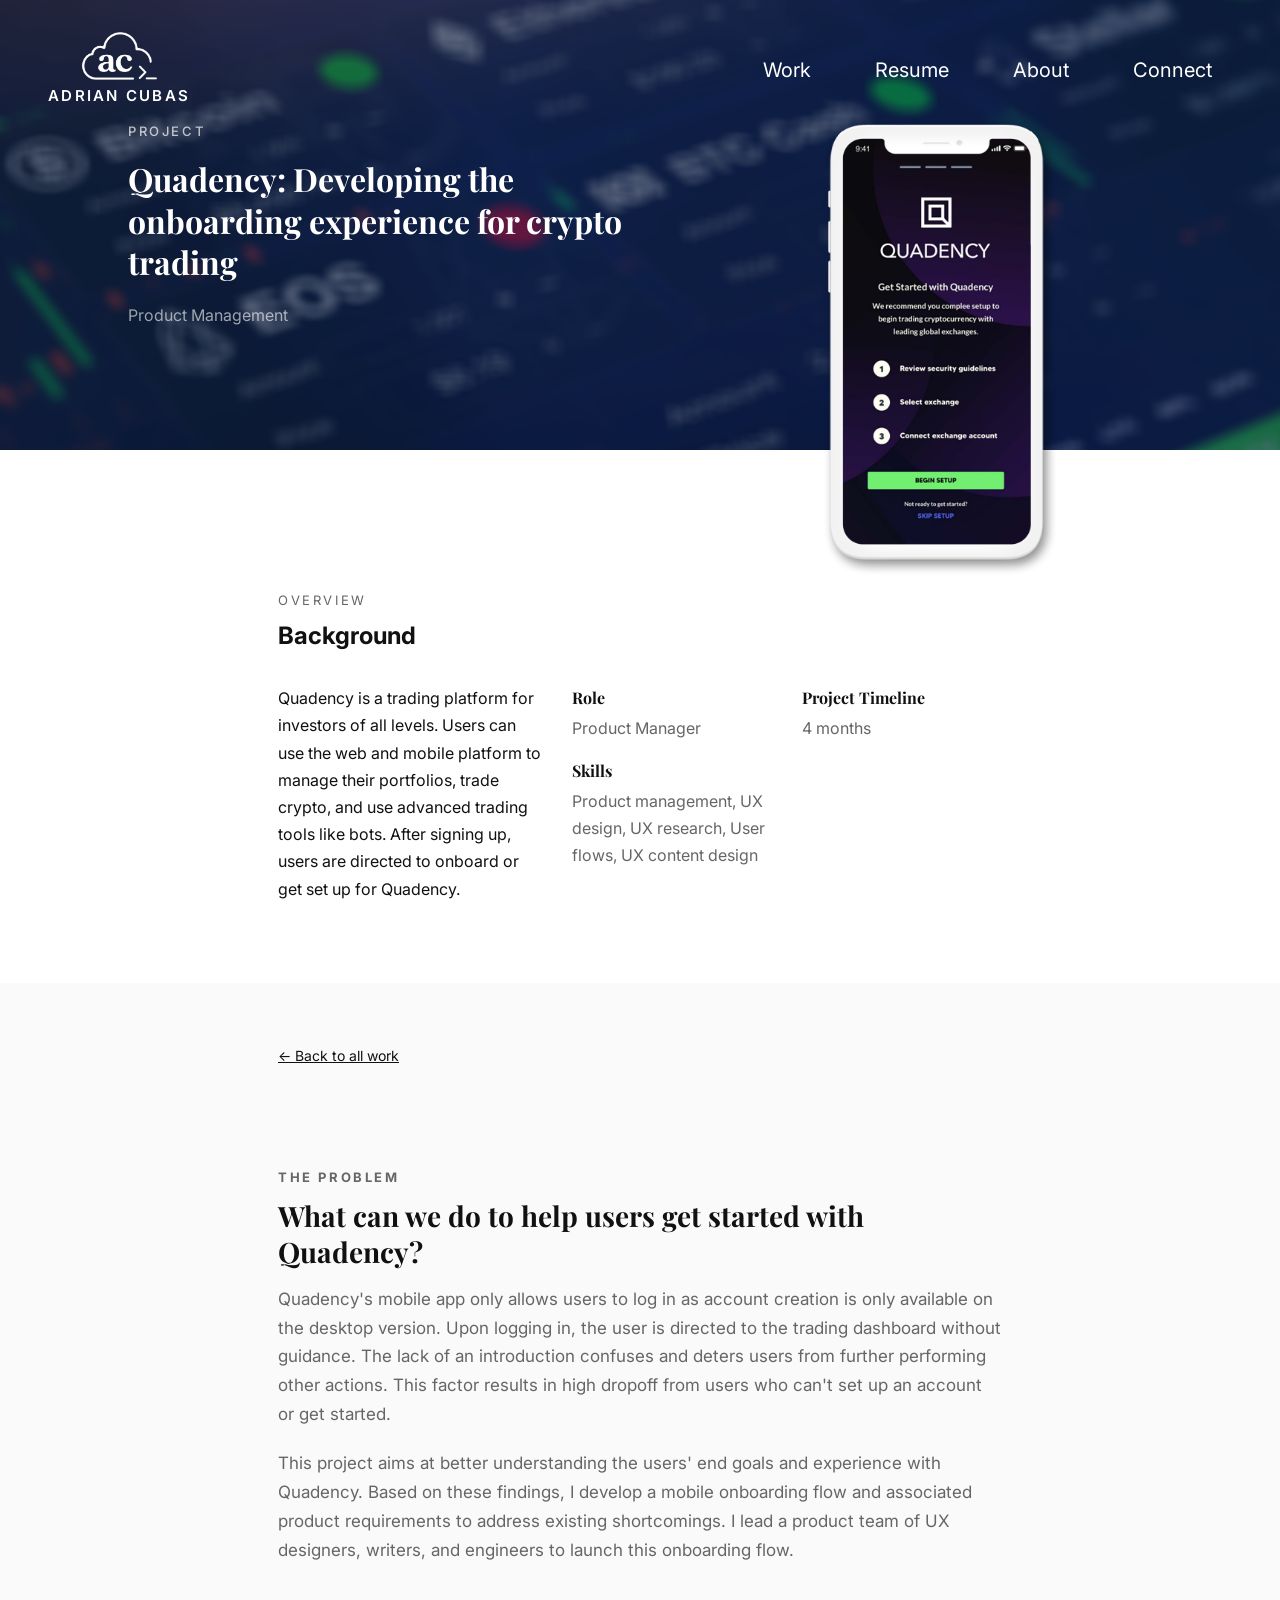
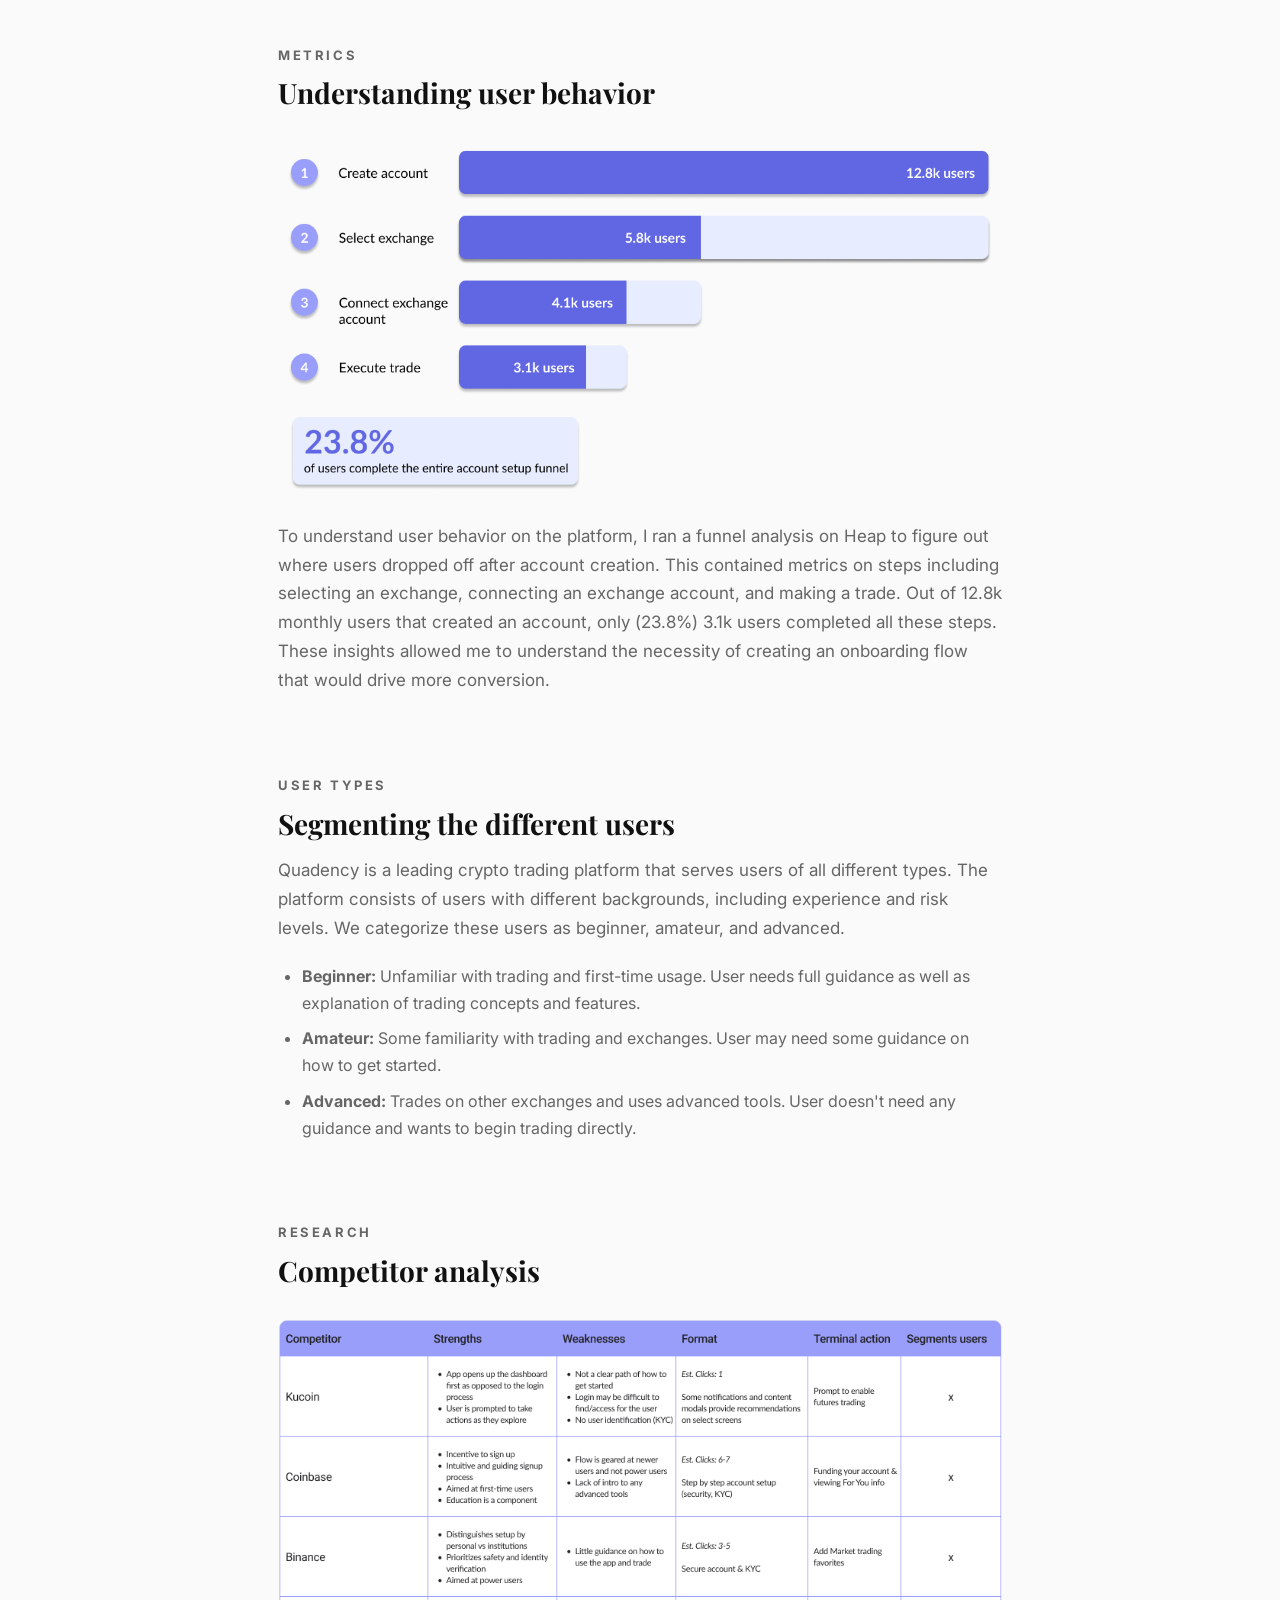
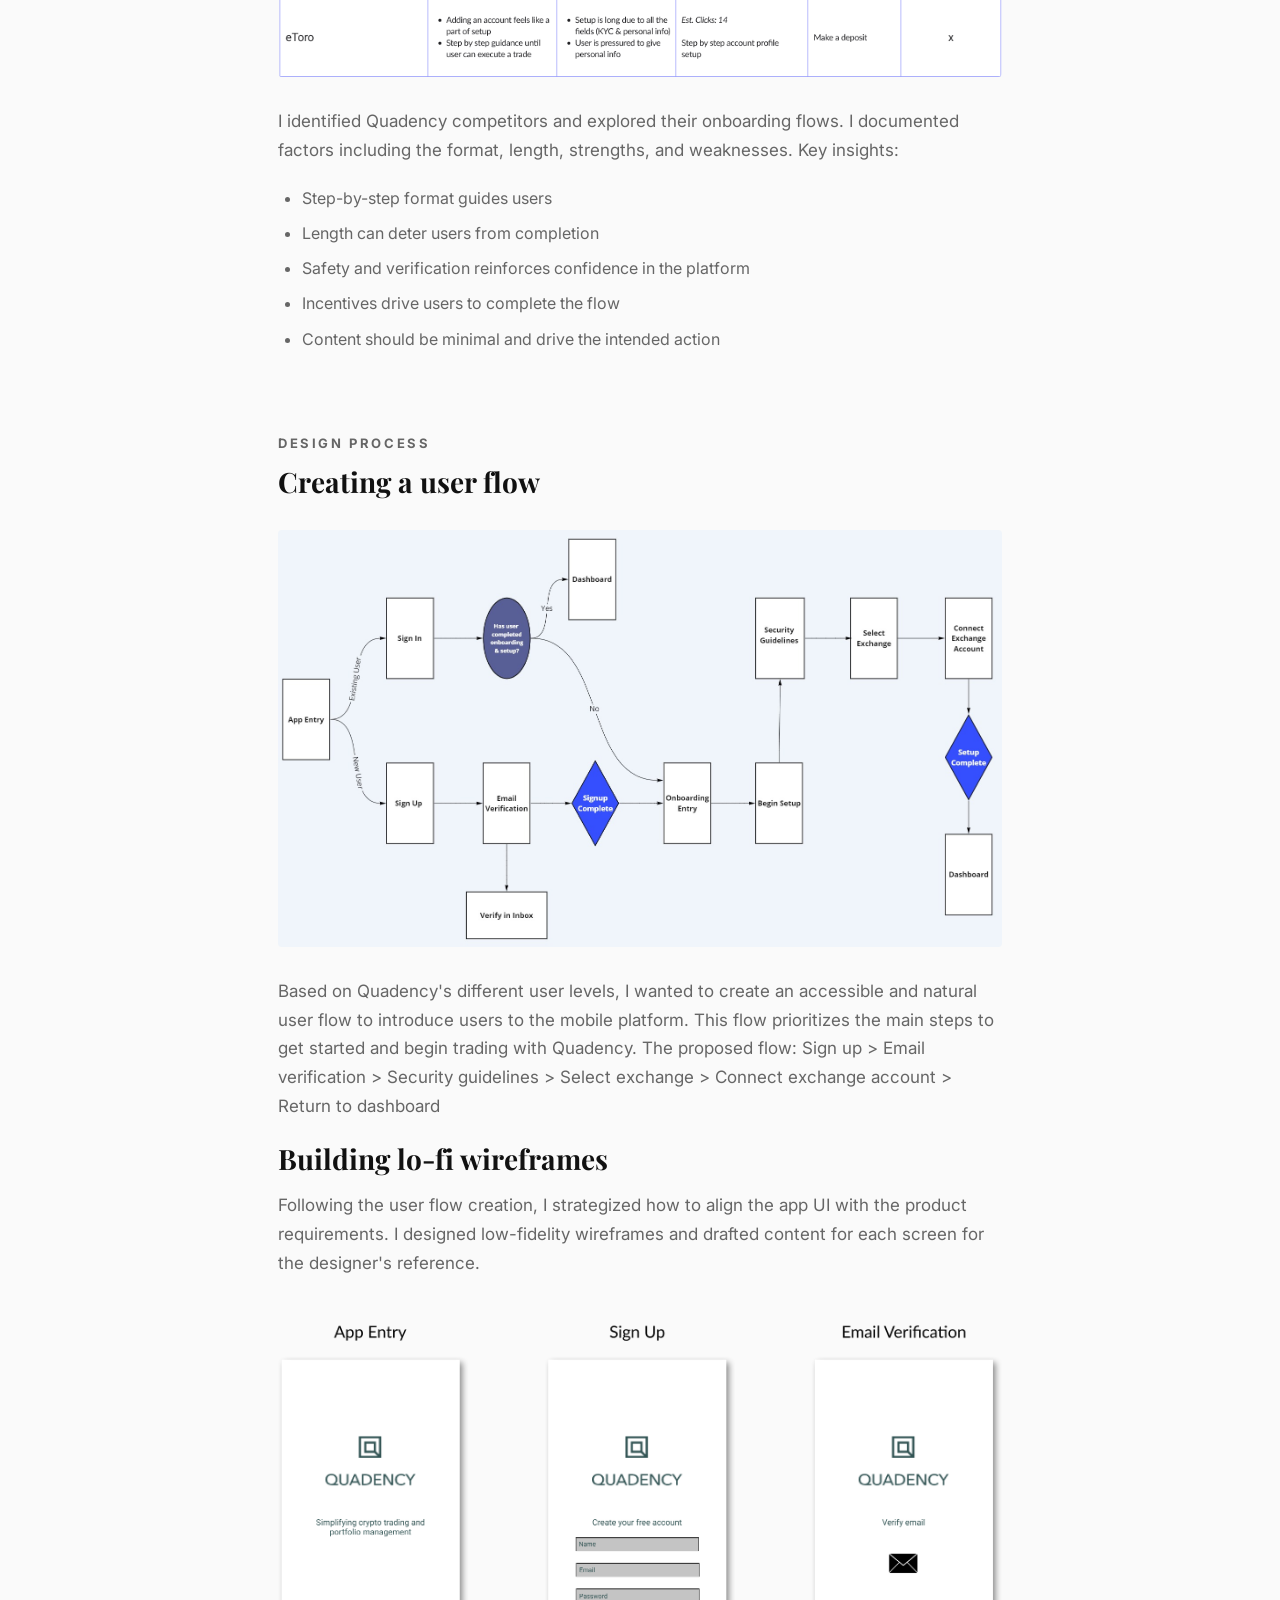
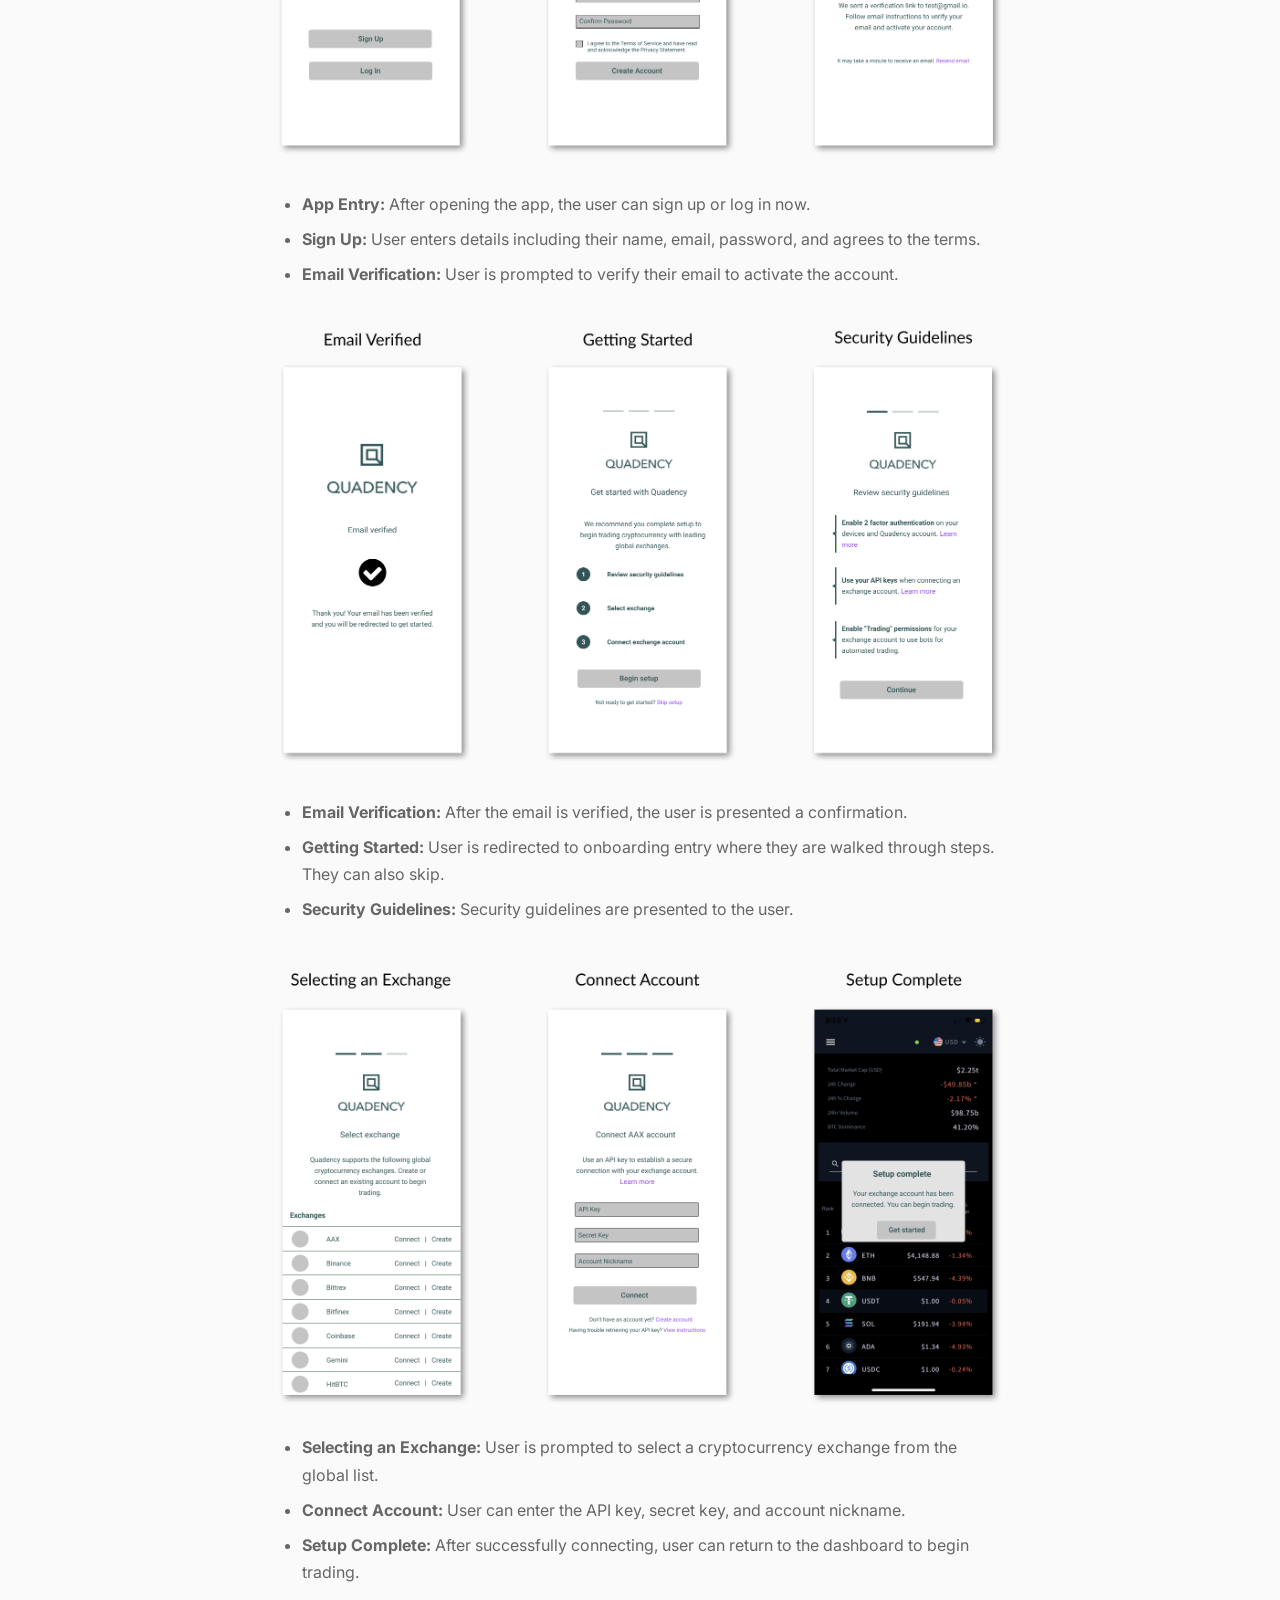
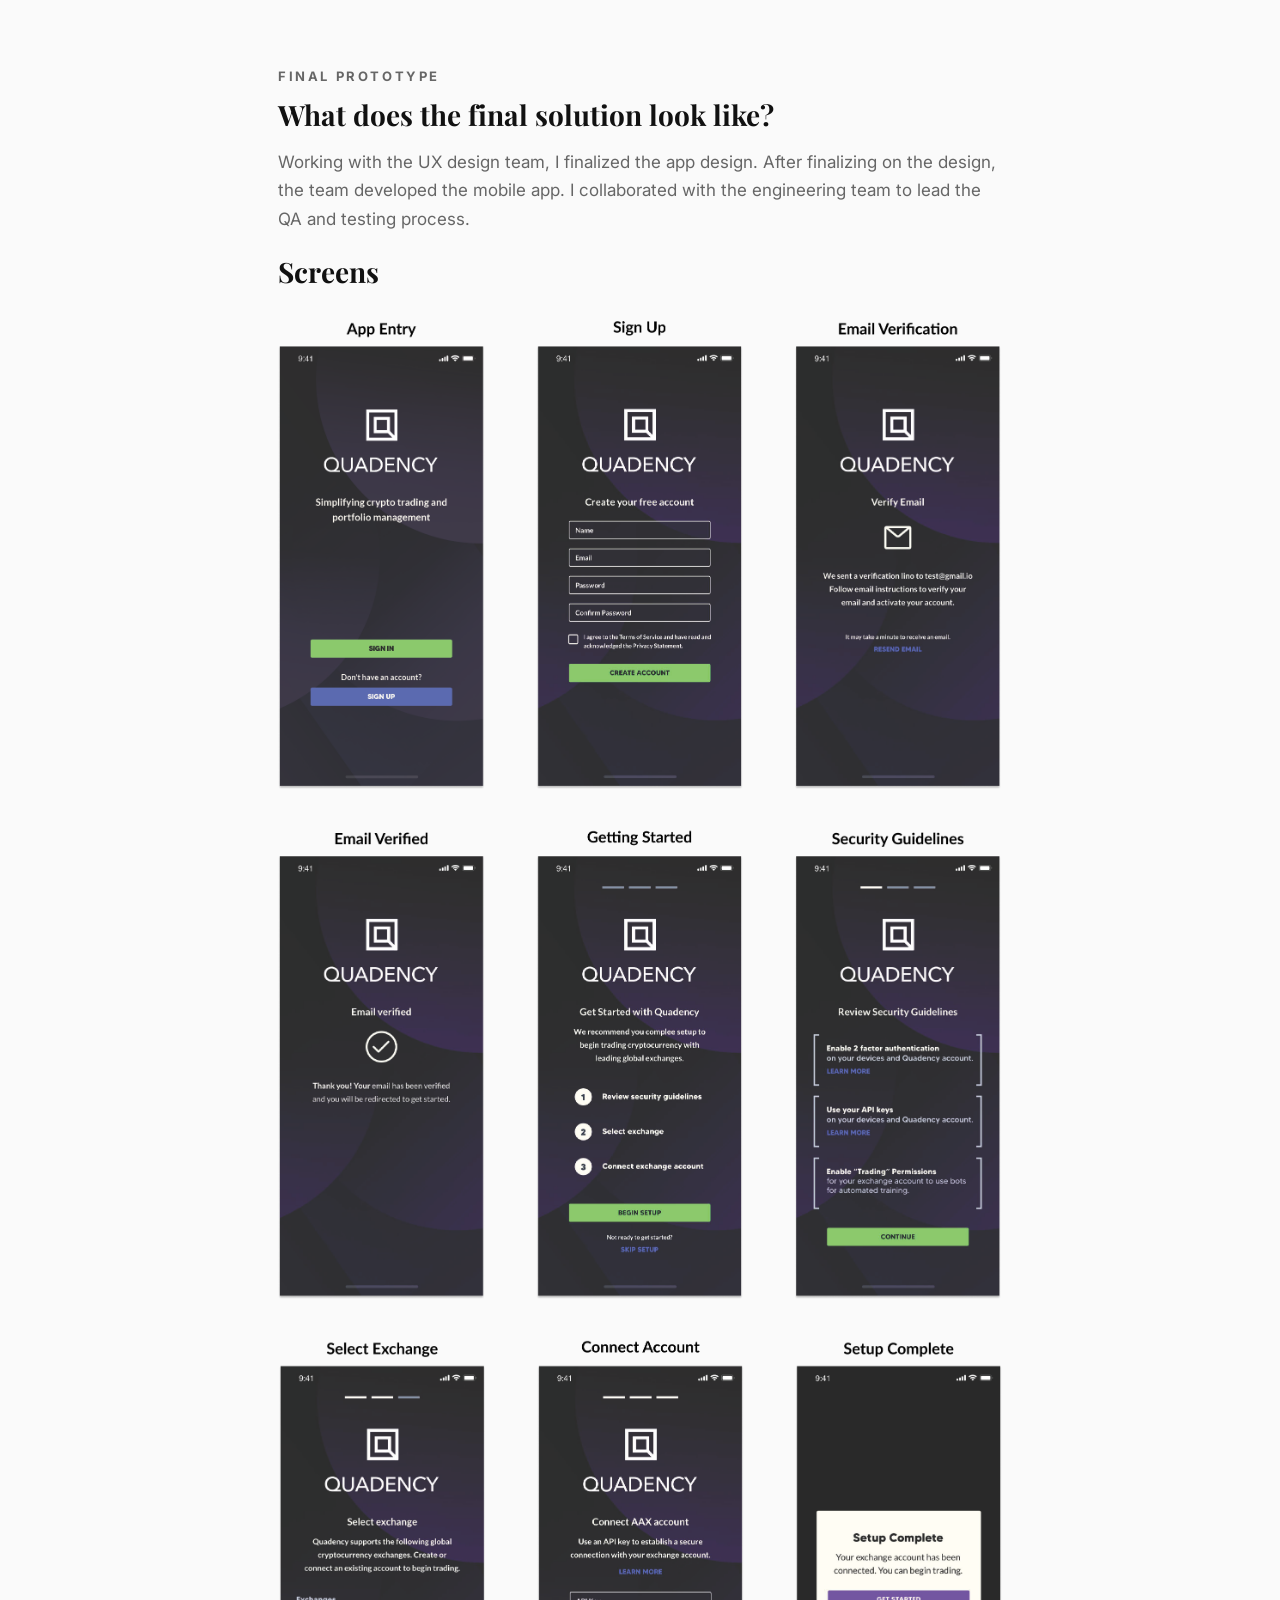
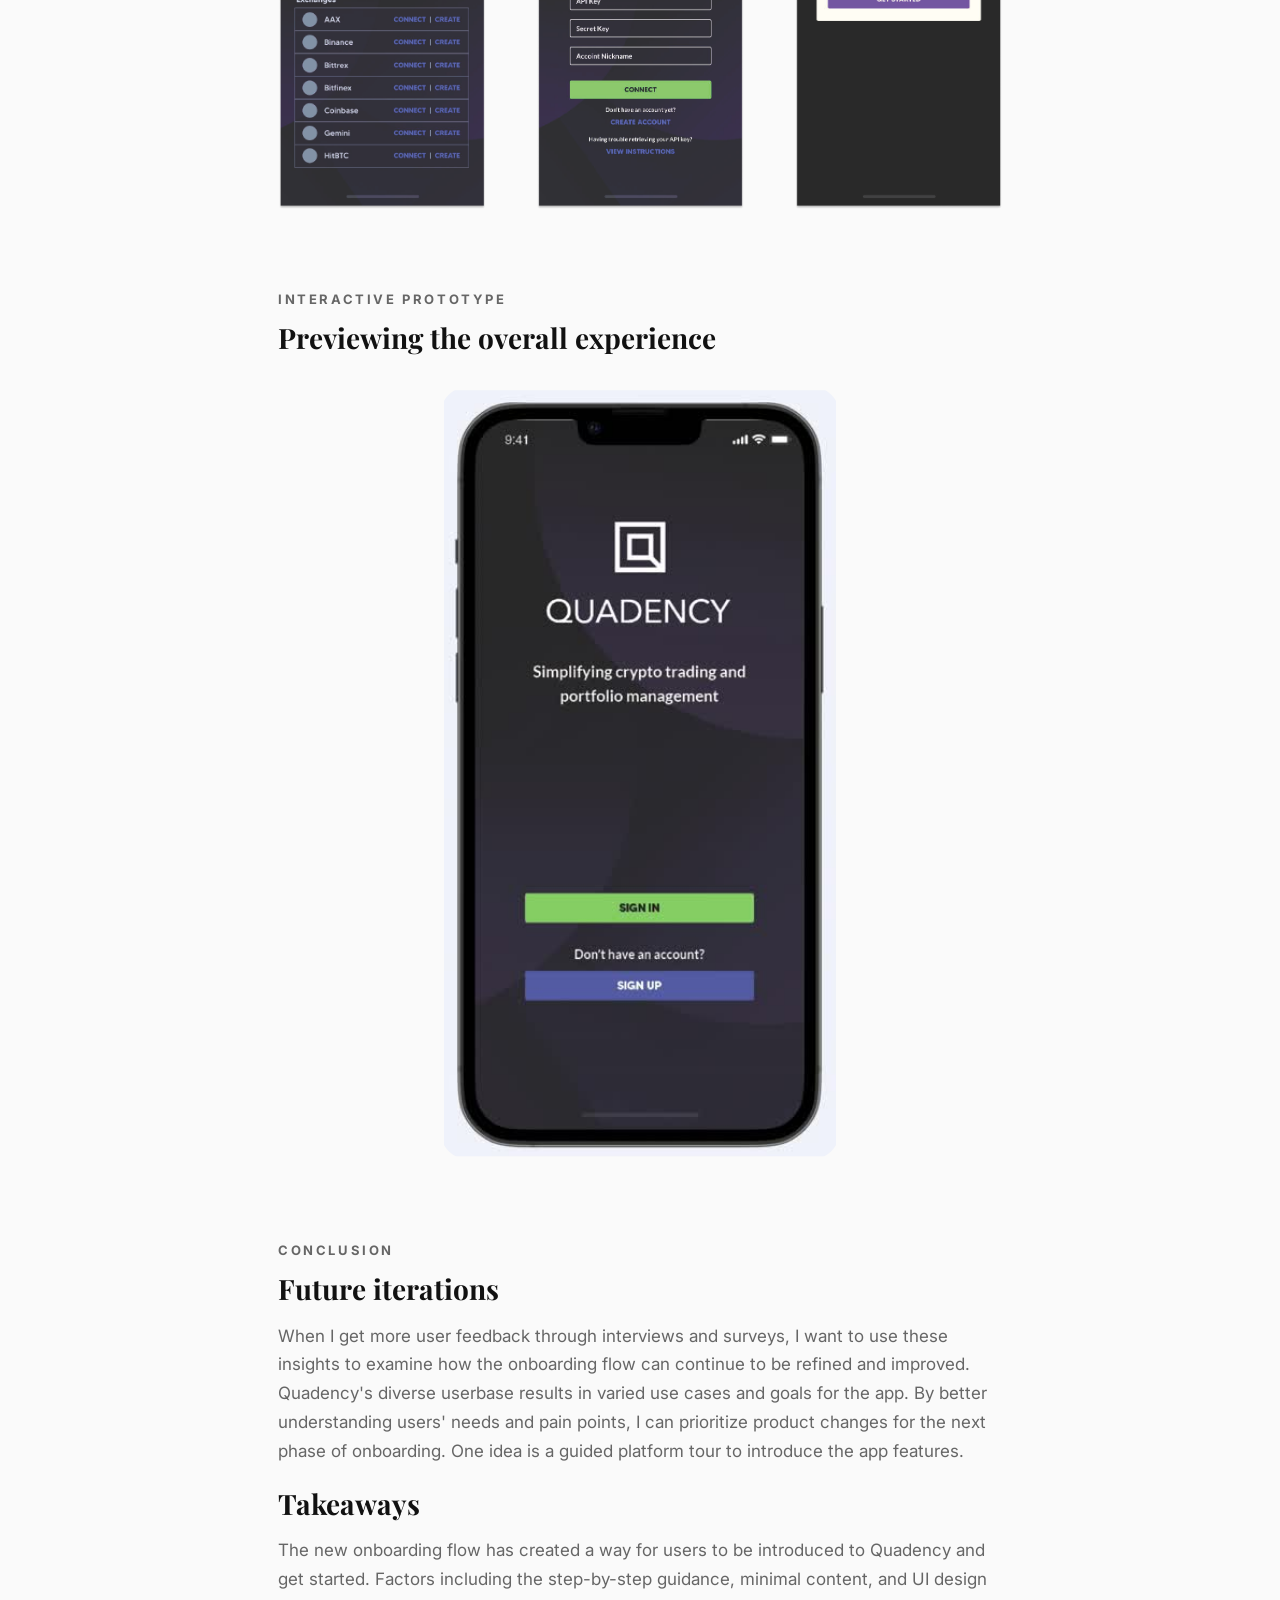
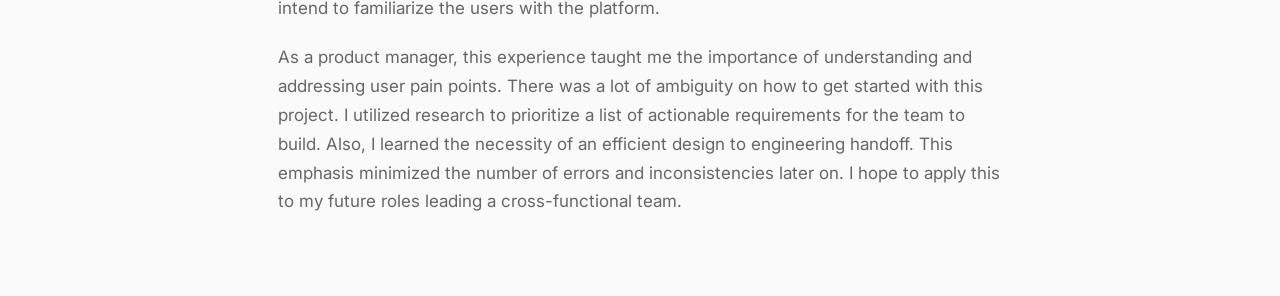
<file: work/quadency-onboarding.html>
<!DOCTYPE html>
<html lang="en">
<head>
  <meta charset="utf-8">
  <title>Quadency: Developing the Onboarding Experience — Adrian Cubas</title>
  <meta name="description" content="Case study on developing the onboarding experience for crypto trading at Quadency.">
  <meta name="viewport" content="width=device-width, initial-scale=1">
  <link rel="preconnect" href="https://fonts.googleapis.com">
  <link rel="preconnect" href="https://fonts.gstatic.com" crossorigin>
  <link href="https://fonts.googleapis.com/css2?family=Inter:wght@300;400;500&family=Playfair+Display:ital,wght@0,400;0,700;0,900;1,400&display=swap" rel="stylesheet">
  <link rel="stylesheet" href="../css/reset.css">
  <link rel="stylesheet" href="../css/style.css">
  <link rel="stylesheet" href="../css/case-study.css">
  <link rel="icon" href="../assets/images/logowithoutcloud.png" type="image/png">
</head>
<body>
  <nav class="nav" id="nav">
    <div class="nav__inner">
      <a href="../index.html" class="nav__brand"><img src="../assets/images/reallogo_withouttext.png" alt="AC" class="nav__logo">
        
        <span class="nav__name">Adrian Cubas</span>
      </a>
      <div class="nav__menu" id="nav-menu">
        <a href="../index.html#work" class="nav__link">Work</a>
        <a href="../documents/AdrianCubasResume_2026.pdf" target="_blank" class="nav__link">Resume</a>
        <a href="../index.html#about" class="nav__link">About</a>
        <a href="https://www.linkedin.com/in/adriancubas/" target="_blank" class="nav__link">Connect</a>
      </div>
      <div class="nav__toggle" id="nav-toggle" aria-label="Toggle menu" role="button" tabindex="0">
        <span></span>
        <span></span>
        <span></span>
      </div>
    </div>
  </nav>

  <section class="cs-hero" style="background-image: url('../assets/images/webflow/quadency-bg.png')">
    <div class="container">
      <div class="cs-hero__inner">
        <div class="cs-hero__text">
          <p class="cs-hero__label">Project</p>
          <h1 class="cs-hero__title">Quadency: Developing the onboarding experience for crypto trading</h1>
          <p class="cs-hero__category">Product Management</p>
        </div>
        <div class="cs-hero__mockup">
          <img src="../assets/images/webflow/621b32025857fc2585f21a79_Quadscreen.png" alt="Quadency mobile app mockup" loading="lazy">
        </div>
      </div>
    </div>
  </section>

  <section class="cs-overview">
    <div class="container container--xs">
      <div class="cs-overview__title-section">
        <p class="cs-overview__label">Overview</p>
        <h2 class="h3">Background</h2>
      </div>
      <div class="cs-overview__grid">
        <div class="cs-overview__description">
          <p>Quadency is a trading platform for investors of all levels. Users can use the web and mobile platform to manage their portfolios, trade crypto, and use advanced trading tools like bots. After signing up, users are directed to onboard or get set up for Quadency.</p>
        </div>
        <div>
          <p class="cs-overview__meta-label">Role</p>
          <p class="cs-overview__meta-value">Product Manager</p>
          <p class="cs-overview__meta-label" style="margin-top: 16px">Skills</p>
          <p class="cs-overview__meta-value">Product management, UX design, UX research, User flows, UX content design</p>
        </div>
        <div>
          <p class="cs-overview__meta-label">Project Timeline</p>
          <p class="cs-overview__meta-value">4 months</p>
        </div>
      </div>
    </div>
  </section>

  <section class="cs-body">
    <div class="cs-body__content">
      <a href="index.html" class="cs-back">&larr; Back to all work</a>

      <h5 class="cs-body__section-label">The problem</h5>
      <h3>What can we do to help users get started with Quadency?</h3>
      <p>Quadency's mobile app only allows users to log in as account creation is only available on the desktop version. Upon logging in, the user is directed to the trading dashboard without guidance. The lack of an introduction confuses and deters users from further performing other actions. This factor results in high dropoff from users who can't set up an account or get started.</p>
      <p>This project aims at better understanding the users' end goals and experience with Quadency. Based on these findings, I develop a mobile onboarding flow and associated product requirements to address existing shortcomings. I lead a product team of UX designers, writers, and engineers to launch this onboarding flow.</p>

      <h5 class="cs-body__section-label">Metrics</h5>
      <h3>Understanding user behavior</h3>
      <img src="../assets/images/webflow/6224735a7d35c7978336dacf_QuadStats.png" alt="Funnel analysis showing user dropoff after account creation" loading="lazy">
      <p>To understand user behavior on the platform, I ran a funnel analysis on Heap to figure out where users dropped off after account creation. This contained metrics on steps including selecting an exchange, connecting an exchange account, and making a trade. Out of 12.8k monthly users that created an account, only (23.8%) 3.1k users completed all these steps. These insights allowed me to understand the necessity of creating an onboarding flow that would drive more conversion.</p>

      <h5 class="cs-body__section-label">User types</h5>
      <h3>Segmenting the different users</h3>
      <p>Quadency is a leading crypto trading platform that serves users of all different types. The platform consists of users with different backgrounds, including experience and risk levels. We categorize these users as beginner, amateur, and advanced.</p>
      <ul>
        <li><strong>Beginner:</strong> Unfamiliar with trading and first-time usage. User needs full guidance as well as explanation of trading concepts and features.</li>
        <li><strong>Amateur:</strong> Some familiarity with trading and exchanges. User may need some guidance on how to get started.</li>
        <li><strong>Advanced:</strong> Trades on other exchanges and uses advanced tools. User doesn't need any guidance and wants to begin trading directly.</li>
      </ul>

      <h5 class="cs-body__section-label">Research</h5>
      <h3>Competitor analysis</h3>
      <img src="../assets/images/webflow/622479e7ceb046856f1413ed_CompetitiveAnalysis (1).png" alt="Competitive analysis of onboarding flows from crypto trading platforms" loading="lazy">
      <p>I identified Quadency competitors and explored their onboarding flows. I documented factors including the format, length, strengths, and weaknesses. Key insights:</p>
      <ul>
        <li>Step-by-step format guides users</li>
        <li>Length can deter users from completion</li>
        <li>Safety and verification reinforces confidence in the platform</li>
        <li>Incentives drive users to complete the flow</li>
        <li>Content should be minimal and drive the intended action</li>
      </ul>

      <h5 class="cs-body__section-label">Design process</h5>
      <h3>Creating a user flow</h3>
      <img src="../assets/images/webflow/622469384625dd8296745395_OnboardingFlow.png" alt="User flow diagram for the Quadency mobile onboarding experience" loading="lazy">
      <p>Based on Quadency's different user levels, I wanted to create an accessible and natural user flow to introduce users to the mobile platform. This flow prioritizes the main steps to get started and begin trading with Quadency. The proposed flow: Sign up > Email verification > Security guidelines > Select exchange > Connect exchange account > Return to dashboard</p>

      <h3>Building lo-fi wireframes</h3>
      <p>Following the user flow creation, I strategized how to align the app UI with the product requirements. I designed low-fidelity wireframes and drafted content for each screen for the designer's reference.</p>

      <img src="../assets/images/webflow/622542bd7e7fc1a61d8fdd82_lofi1.png" alt="Lo-fi wireframes showing app entry, sign up, and email verification screens" loading="lazy">
      <ul>
        <li><strong>App Entry:</strong> After opening the app, the user can sign up or log in now.</li>
        <li><strong>Sign Up:</strong> User enters details including their name, email, password, and agrees to the terms.</li>
        <li><strong>Email Verification:</strong> User is prompted to verify their email to activate the account.</li>
      </ul>

      <img src="../assets/images/webflow/622542d17e7fc157918fdfb6_lofi2.png" alt="Lo-fi wireframes showing email confirmation, getting started, and security guidelines screens" loading="lazy">
      <ul>
        <li><strong>Email Verification:</strong> After the email is verified, the user is presented a confirmation.</li>
        <li><strong>Getting Started:</strong> User is redirected to onboarding entry where they are walked through steps. They can also skip.</li>
        <li><strong>Security Guidelines:</strong> Security guidelines are presented to the user.</li>
      </ul>

      <img src="../assets/images/webflow/622542eb9b85a71dac57e214_lofi3.png" alt="Lo-fi wireframes showing exchange selection, account connection, and setup complete screens" loading="lazy">
      <ul>
        <li><strong>Selecting an Exchange:</strong> User is prompted to select a cryptocurrency exchange from the global list.</li>
        <li><strong>Connect Account:</strong> User can enter the API key, secret key, and account nickname.</li>
        <li><strong>Setup Complete:</strong> After successfully connecting, user can return to the dashboard to begin trading.</li>
      </ul>

      <h5 class="cs-body__section-label">Final Prototype</h5>
      <h3>What does the final solution look like?</h3>
      <p>Working with the UX design team, I finalized the app design. After finalizing on the design, the team developed the mobile app. I collaborated with the engineering team to lead the QA and testing process.</p>

      <h3>Screens</h3>
      <img src="../assets/images/webflow/62255e3a8ffdf42a62eb295a_Prototype.png" alt="Final prototype screens for the Quadency onboarding flow" loading="lazy">

      <h5 class="cs-body__section-label">Interactive prototype</h5>
      <h3>Previewing the overall experience</h3>
      <div class="cs-video cs-video--phone">
        <video autoplay loop muted playsinline poster="../assets/videos/quadency-prototype-poster.jpg">
          <source src="../assets/videos/quadency-prototype.mp4" type="video/mp4">
        </video>
      </div>

      <h5 class="cs-body__section-label">Conclusion</h5>
      <h3>Future iterations</h3>
      <p>When I get more user feedback through interviews and surveys, I want to use these insights to examine how the onboarding flow can continue to be refined and improved. Quadency's diverse userbase results in varied use cases and goals for the app. By better understanding users' needs and pain points, I can prioritize product changes for the next phase of onboarding. One idea is a guided platform tour to introduce the app features.</p>

      <h3>Takeaways</h3>
      <p>The new onboarding flow has created a way for users to be introduced to Quadency and get started. Factors including the step-by-step guidance, minimal content, and UI design intend to familiarize the users with the platform.</p>
      <p>As a product manager, this experience taught me the importance of understanding and addressing user pain points. There was a lot of ambiguity on how to get started with this project. I utilized research to prioritize a list of actionable requirements for the team to build. Also, I learned the necessity of an efficient design to engineering handoff. This emphasis minimized the number of errors and inconsistencies later on. I hope to apply this to my future roles leading a cross-functional team.</p>
    </div>
  </section>

  <script src="../js/main.js"></script>
</body>
</html>
</file>
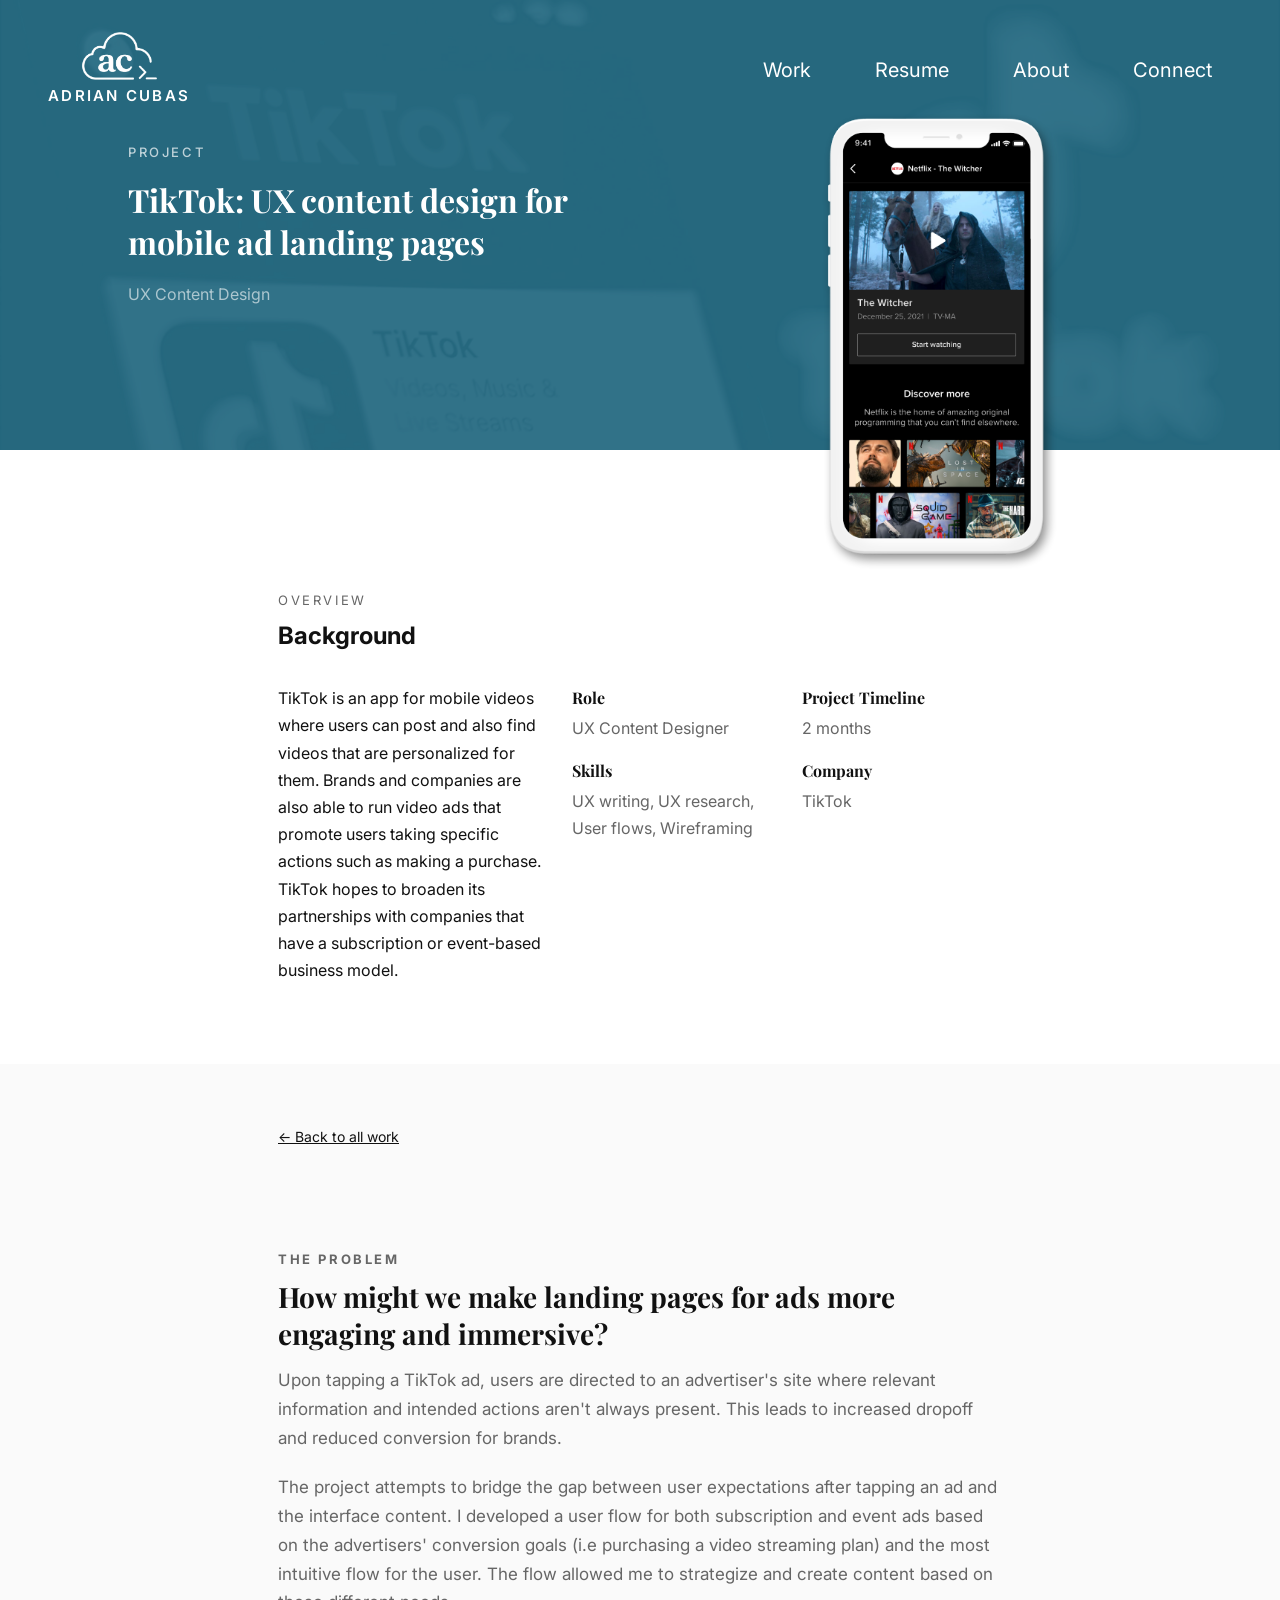
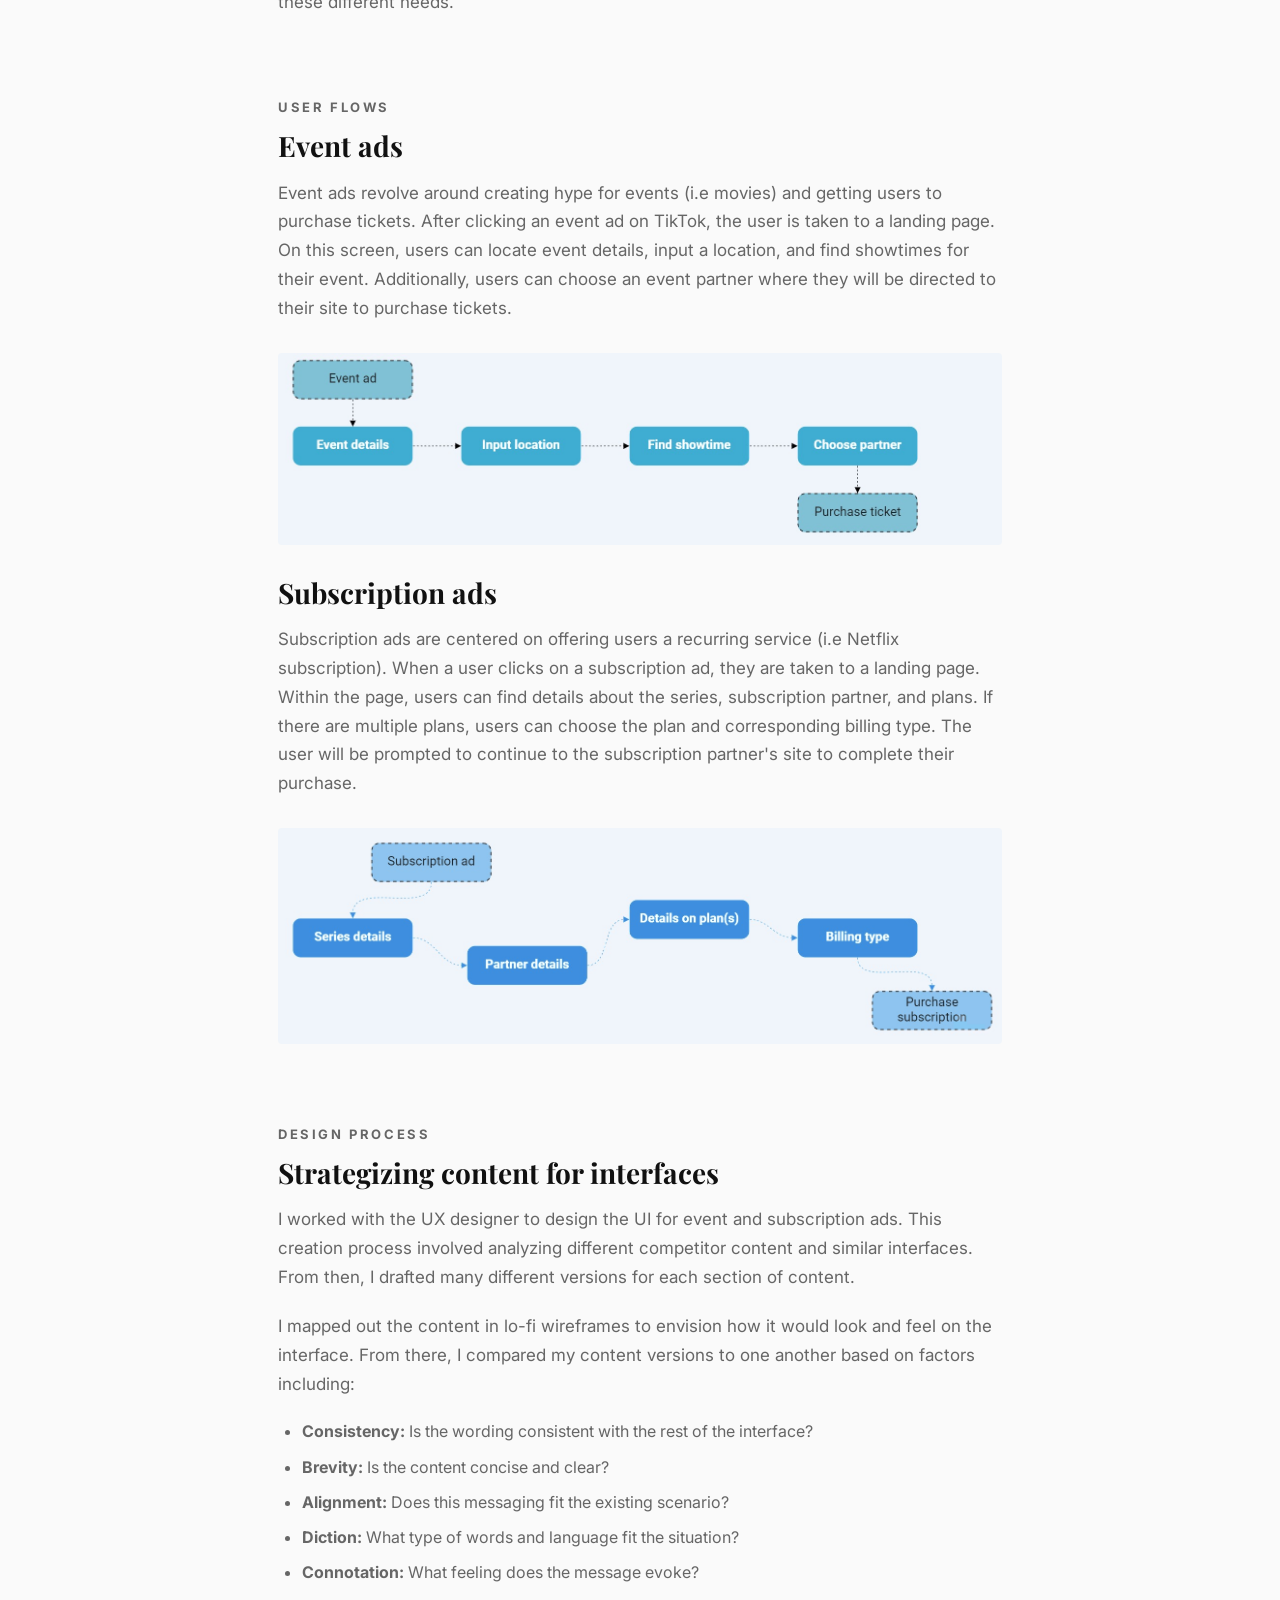
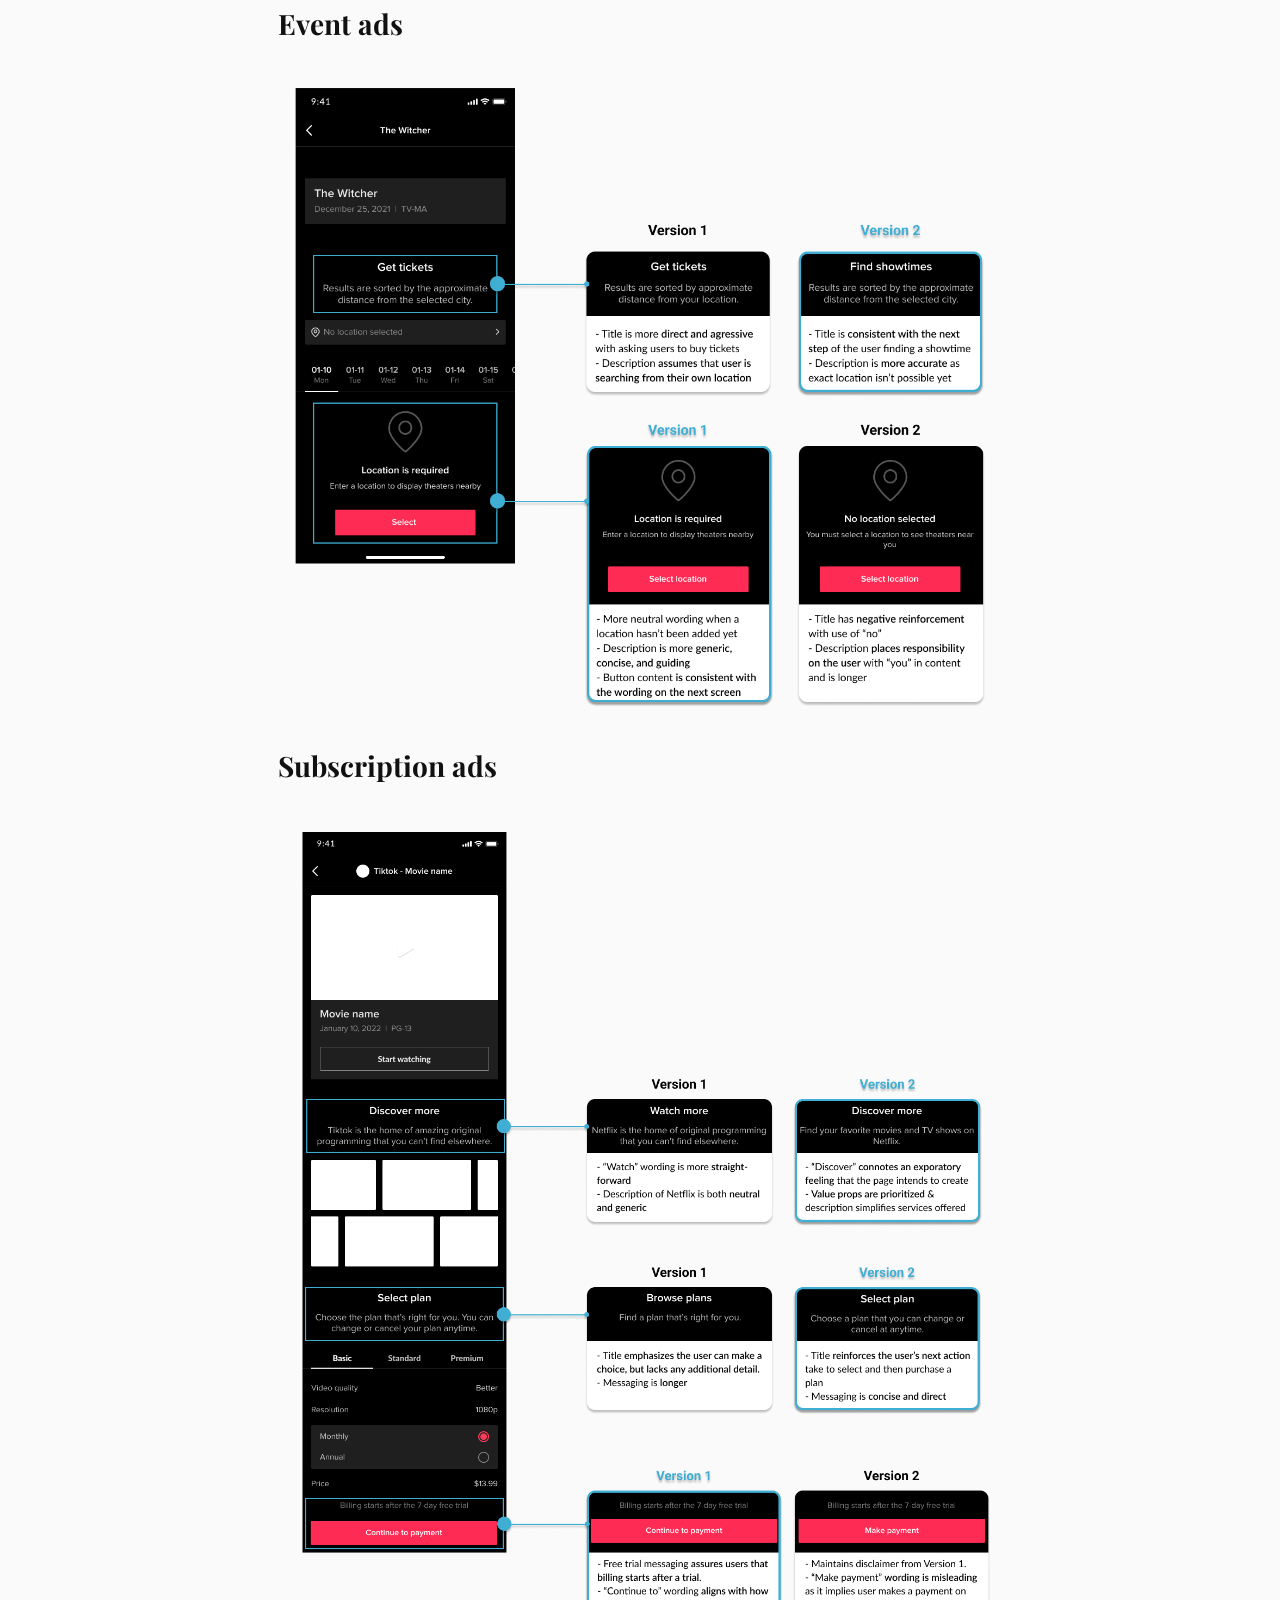
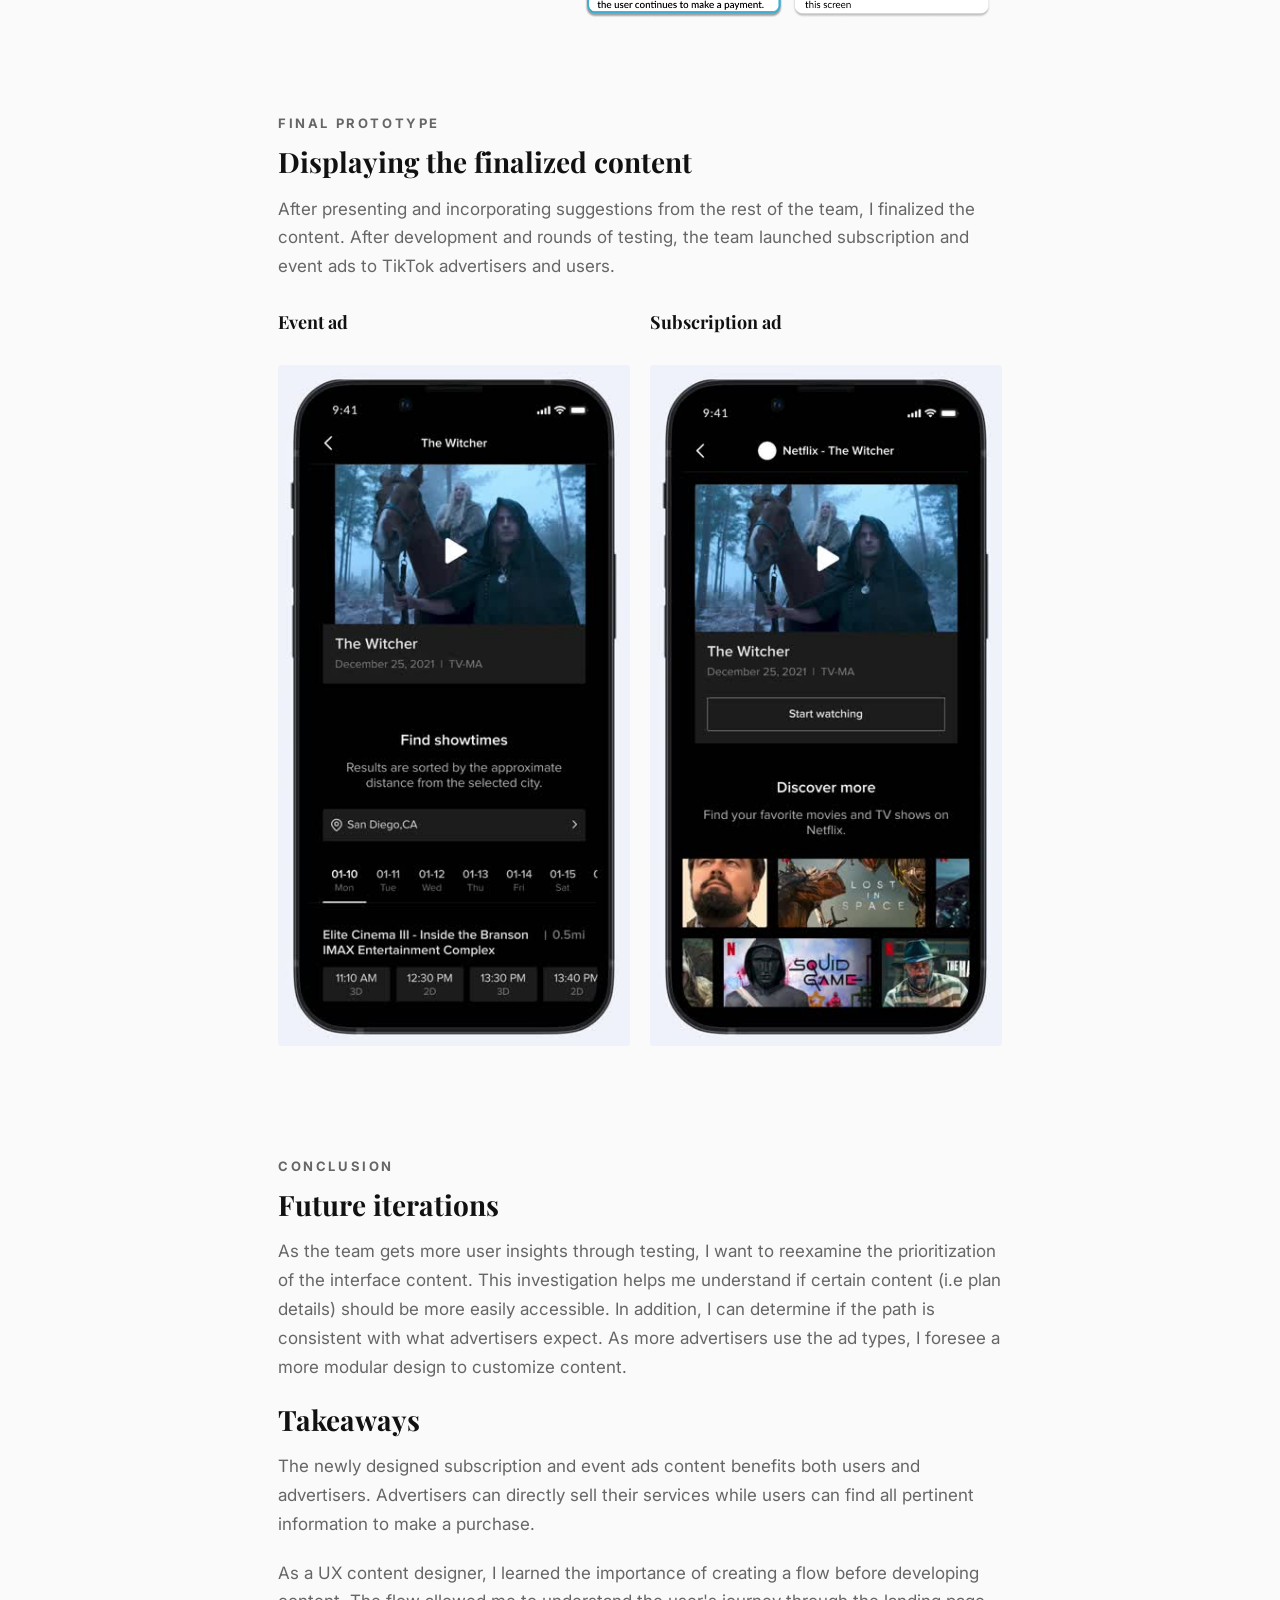
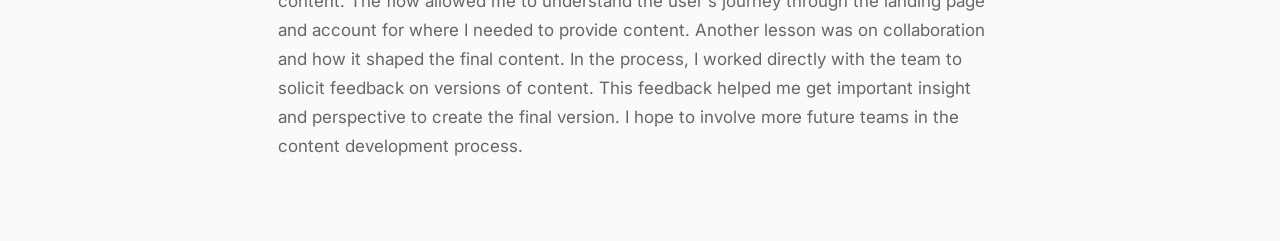
<file: work/tiktok-contentdesign.html>
<!DOCTYPE html>
<html lang="en">
<head>
  <meta charset="utf-8">
  <title>TikTok: UX Content Design for Mobile Ad Landing Pages — Adrian Cubas</title>
  <meta name="description" content="Case study on UX content design for TikTok mobile ad landing pages.">
  <meta name="viewport" content="width=device-width, initial-scale=1">
  <link rel="preconnect" href="https://fonts.googleapis.com">
  <link rel="preconnect" href="https://fonts.gstatic.com" crossorigin>
  <link href="https://fonts.googleapis.com/css2?family=Inter:wght@300;400;500&family=Playfair+Display:ital,wght@0,400;0,700;0,900;1,400&display=swap" rel="stylesheet">
  <link rel="stylesheet" href="../css/reset.css">
  <link rel="stylesheet" href="../css/style.css">
  <link rel="stylesheet" href="../css/case-study.css">
  <link rel="icon" href="../assets/images/logowithoutcloud.png" type="image/png">
</head>
<body>
  <nav class="nav" id="nav">
    <div class="nav__inner">
      <a href="../index.html" class="nav__brand"><img src="../assets/images/reallogo_withouttext.png" alt="AC" class="nav__logo">
        
        <span class="nav__name">Adrian Cubas</span>
      </a>
      <div class="nav__menu" id="nav-menu">
        <a href="../index.html#work" class="nav__link">Work</a>
        <a href="../documents/AdrianCubasResume_2026.pdf" target="_blank" class="nav__link">Resume</a>
        <a href="../index.html#about" class="nav__link">About</a>
        <a href="https://www.linkedin.com/in/adriancubas/" target="_blank" class="nav__link">Connect</a>
      </div>
      <div class="nav__toggle" id="nav-toggle" aria-label="Toggle menu" role="button" tabindex="0">
        <span></span>
        <span></span>
        <span></span>
      </div>
    </div>
  </nav>

  <section class="cs-hero" style="background-image: url('../assets/images/webflow/tiktok-bg.png')">
    <div class="container">
      <div class="cs-hero__inner">
        <div class="cs-hero__text">
          <p class="cs-hero__label">Project</p>
          <h1 class="cs-hero__title">TikTok: UX content design for mobile ad landing pages</h1>
          <p class="cs-hero__category">UX Content Design</p>
        </div>
        <div class="cs-hero__mockup">
          <img src="../assets/images/webflow/621b31f6fa0a7b0f92bd734f_TikTokAdScreen.png" alt="TikTok ad landing page mockup" loading="lazy">
        </div>
      </div>
    </div>
  </section>

  <section class="cs-overview">
    <div class="container container--xs">
      <div class="cs-overview__title-section">
        <p class="cs-overview__label">Overview</p>
        <h2 class="h3">Background</h2>
      </div>
      <div class="cs-overview__grid">
        <div class="cs-overview__description">
          <p>TikTok is an app for mobile videos where users can post and also find videos that are personalized for them. Brands and companies are also able to run video ads that promote users taking specific actions such as making a purchase. TikTok hopes to broaden its partnerships with companies that have a subscription or event-based business model.</p>
        </div>
        <div>
          <p class="cs-overview__meta-label">Role</p>
          <p class="cs-overview__meta-value">UX Content Designer</p>
          <p class="cs-overview__meta-label" style="margin-top: 16px">Skills</p>
          <p class="cs-overview__meta-value">UX writing, UX research, User flows, Wireframing</p>
        </div>
        <div>
          <p class="cs-overview__meta-label">Project Timeline</p>
          <p class="cs-overview__meta-value">2 months</p>
          <p class="cs-overview__meta-label" style="margin-top: 16px">Company</p>
          <p class="cs-overview__meta-value">TikTok</p>
        </div>
      </div>
    </div>
  </section>

  <section class="cs-body">
    <div class="cs-body__content">
      <a href="index.html" class="cs-back">&larr; Back to all work</a>

      <h5 class="cs-body__section-label">The problem</h5>
      <h3>How might we make landing pages for ads more engaging and immersive?</h3>
      <p>Upon tapping a TikTok ad, users are directed to an advertiser's site where relevant information and intended actions aren't always present. This leads to increased dropoff and reduced conversion for brands.</p>
      <p>The project attempts to bridge the gap between user expectations after tapping an ad and the interface content. I developed a user flow for both subscription and event ads based on the advertisers' conversion goals (i.e purchasing a video streaming plan) and the most intuitive flow for the user. The flow allowed me to strategize and create content based on these different needs.</p>

      <h5 class="cs-body__section-label">User flows</h5>
      <h3>Event ads</h3>
      <p>Event ads revolve around creating hype for events (i.e movies) and getting users to purchase tickets. After clicking an event ad on TikTok, the user is taken to a landing page. On this screen, users can locate event details, input a location, and find showtimes for their event. Additionally, users can choose an event partner where they will be directed to their site to purchase tickets.</p>
      <img src="../assets/images/webflow/6225b5835671978aa655655f_Eventad.png" alt="User flow diagram for TikTok event ads showing the path from ad tap to ticket purchase" loading="lazy">

      <h3>Subscription ads</h3>
      <p>Subscription ads are centered on offering users a recurring service (i.e Netflix subscription). When a user clicks on a subscription ad, they are taken to a landing page. Within the page, users can find details about the series, subscription partner, and plans. If there are multiple plans, users can choose the plan and corresponding billing type. The user will be prompted to continue to the subscription partner's site to complete their purchase.</p>
      <img src="../assets/images/webflow/6225b6e89a559c7de1bc9f05_UX Writing Team Deliverables.png" alt="User flow diagram for TikTok subscription ads showing the path from ad tap to subscription purchase" loading="lazy">

      <h5 class="cs-body__section-label">Design process</h5>
      <h3>Strategizing content for interfaces</h3>
      <p>I worked with the UX designer to design the UI for event and subscription ads. This creation process involved analyzing different competitor content and similar interfaces. From then, I drafted many different versions for each section of content.</p>
      <p>I mapped out the content in lo-fi wireframes to envision how it would look and feel on the interface. From there, I compared my content versions to one another based on factors including:</p>
      <ul>
        <li><strong>Consistency:</strong> Is the wording consistent with the rest of the interface?</li>
        <li><strong>Brevity:</strong> Is the content concise and clear?</li>
        <li><strong>Alignment:</strong> Does this messaging fit the existing scenario?</li>
        <li><strong>Diction:</strong> What type of words and language fit the situation?</li>
        <li><strong>Connotation:</strong> What feeling does the message evoke?</li>
      </ul>

      <h3>Event ads</h3>
      <img src="../assets/images/webflow/6226e01534453a6f41b44401_Frame 1312316338 (2).png" alt="Content wireframes showing different content versions for event ad interfaces" loading="lazy">

      <h3>Subscription ads</h3>
      <img src="../assets/images/webflow/6226dffd8c2a5e0f0b5eaa77_Frame 1312316337 (3).png" alt="Content wireframes showing different content versions for subscription ad interfaces" loading="lazy">

      <h5 class="cs-body__section-label">Final prototype</h5>
      <h3>Displaying the finalized content</h3>
      <p>After presenting and incorporating suggestions from the rest of the team, I finalized the content. After development and rounds of testing, the team launched subscription and event ads to TikTok advertisers and users.</p>

      <div class="cs-video-row">
        <div>
          <h3>Event ad</h3>
          <div class="cs-video">
            <video autoplay loop muted playsinline poster="../assets/videos/tiktok-event-poster.jpg">
              <source src="../assets/videos/tiktok-event.mp4" type="video/mp4">
            </video>
          </div>
        </div>
        <div>
          <h3>Subscription ad</h3>
          <div class="cs-video">
            <video autoplay loop muted playsinline poster="../assets/videos/tiktok-subscription-poster.jpg">
              <source src="../assets/videos/tiktok-subscription.mp4" type="video/mp4">
            </video>
          </div>
        </div>
      </div>


      <h5 class="cs-body__section-label">Conclusion</h5>
      <h3>Future iterations</h3>
      <p>As the team gets more user insights through testing, I want to reexamine the prioritization of the interface content. This investigation helps me understand if certain content (i.e plan details) should be more easily accessible. In addition, I can determine if the path is consistent with what advertisers expect. As more advertisers use the ad types, I foresee a more modular design to customize content.</p>

      <h3>Takeaways</h3>
      <p>The newly designed subscription and event ads content benefits both users and advertisers. Advertisers can directly sell their services while users can find all pertinent information to make a purchase.</p>
      <p>As a UX content designer, I learned the importance of creating a flow before developing content. The flow allowed me to understand the user's journey through the landing page and account for where I needed to provide content. Another lesson was on collaboration and how it shaped the final content. In the process, I worked directly with the team to solicit feedback on versions of content. This feedback helped me get important insight and perspective to create the final version. I hope to involve more future teams in the content development process.</p>
    </div>
  </section>

  <script src="../js/main.js"></script>
</body>
</html>
</file>
<file: css/style.css>
:root {
  --white: #fafafa;
  --black: #111;
  --gray: #666;
  --light-gray: #e8e8e8;
  --font-heading: 'Playfair Display', serif;
  --font-body: 'Inter', sans-serif;
  --max-width: 1200px;
  --max-width-sm: 920px;
  --max-width-xs: 820px;
}

body {
  font-family: var(--font-body);
  font-size: 16px;
  line-height: 1.6;
  color: var(--black);
  background-color: #fafafa;
  overflow-x: hidden;
}

img { max-width: 100%; height: auto; }
a { text-decoration: none; color: inherit; }

/* Layout */
.container {
  width: 100%;
  max-width: var(--max-width);
  margin: 0 auto;
  padding: 0 48px;
}

.container--sm { max-width: var(--max-width-sm); }
.container--xs { max-width: var(--max-width-xs); }

/* Navigation */
.nav {
  position: fixed;
  top: 0;
  left: 0;
  right: 0;
  z-index: 100;
  padding: 16px 48px 16px 24px;
  transition: background 0.3s;
}

.nav--scrolled {
  background: rgba(250, 250, 250, 0.9);
  backdrop-filter: blur(10px);
}

.nav__inner {
  display: flex;
  align-items: center;
  justify-content: space-between;
  width: 100%;
}

.nav__brand {
  display: flex;
  flex-direction: column;
  align-items: center;
  gap: 4px;
  margin-right: auto;
}

.nav__logo {
  width: 76px;
  height: auto;
}

.nav__name {
  font-size: 15px;
  font-weight: 600;
  letter-spacing: 0.15em;
  text-transform: uppercase;
  color: var(--black);
}

.nav__menu {
  display: flex;
  align-items: center;
  gap: 24px;
}

.nav__link,
.nav__cta {
  font-size: 20px;
  font-weight: 400;
  color: var(--black);
  padding: 10px 20px;
  border-radius: 8px;
  transition: background 0.3s ease;
}

.nav__link:hover,
.nav__cta:hover {
  background: rgba(0, 0, 0, 0.1);
}

.nav__toggle {
  display: none;
  flex-direction: column;
  gap: 5px;
  cursor: pointer;
  padding: 8px;
}

.nav__toggle span {
  display: block;
  width: 24px;
  height: 2px;
  background-color: var(--black);
  border-radius: 2px;
  transition: transform 0.3s, opacity 0.3s;
}

/* Hero */
.hero {
  height: 100vh;
  position: relative;
  overflow: visible;
}

.hero__hover-zone {
  position: absolute;
  top: 0;
  right: 0;
  width: 55%;
  height: 100vh;
  z-index: 5;
  cursor: default;
}

.hero__image {
  position: absolute;
  top: 0;
  right: 0;
  width: 55%;
  height: 100vh;
  z-index: 1;
  overflow: hidden;
}

.hero__image img {
  width: 100%;
  height: 100%;
  object-fit: cover;
  object-position: center 20%;
  position: absolute;
  top: 0;
  left: 0;
  transition: opacity 0.25s ease-out, transform 0.25s ease-out;
  transform: scale(1.1);
}

.hero__image img.hero__img-hover {
  object-position: center top;
  opacity: 0;
}

.hero.is-hovered .hero__img-hover {
  opacity: 1 !important;
  transform: scale(1.1);
}

.hero.is-hovered .hero__img-default {
  animation: none;
  opacity: 0 !important;
  transform: scale(1.1);
}

.hero__text {
  position: absolute;
  z-index: 2;
  bottom: 80px;
  left: 0;
  padding: 0 48px;
  width: 100%;
}

.hero__title {
  font-family: var(--font-heading);
  font-weight: 900;
  font-size: clamp(100px, 14vw, 220px);
  line-height: 0.82;
  letter-spacing: -0.04em;
  color: var(--black);
  position: relative;
  z-index: 2;
}

.hero__title span {
  display: block;
}

.hero__title .hero__title-intro {
  font-size: 0.3em;
  font-weight: 400;
  letter-spacing: 0.02em;
  font-style: italic;
  display: block;
  margin-bottom: 8px;
  text-shadow: 0 0 20px white, 0 0 40px white, 0 0 60px white;
}

.hero__title .hero__title-name {
  display: block;
  position: relative;
  z-index: 3;
  text-shadow: 0 0 20px white, 0 0 40px white, 0 0 60px white;
}

.hero__subtitle {
  margin-top: 40px;
  font-size: clamp(20px, 2vw, 28px);
  font-weight: 300;
  color: var(--gray);
  max-width: 500px;
  line-height: 1.5;
}

.hero__scroll {
  margin-top: 56px;
  font-size: 13px;
  letter-spacing: 0.15em;
  text-transform: uppercase;
  color: var(--gray);
  display: flex;
  align-items: center;
  gap: 12px;
}

.hero__scroll-line {
  width: 40px;
  height: 1px;
  background: var(--gray);
  animation: pulse 2s ease-in-out infinite;
}

.hero__indicator {
  position: absolute;
  right: 48px;
  top: 50%;
  transform: translateY(-50%);
  writing-mode: vertical-rl;
  font-size: 11px;
  letter-spacing: 0.2em;
  text-transform: uppercase;
  color: var(--gray);
  z-index: 4;
}

.hero__flower {
  position: absolute;
  bottom: 50px;
  left: -100px;
  width: 550px;
  height: auto;
  z-index: 0;
  opacity: 0.35;
  transform: rotate(35deg);
}

/* Work Section */
.work {
  position: relative;
  z-index: 2;
  padding: 120px 48px 80px;
  margin-top: 80px;
}

.work__header {
  display: flex;
  justify-content: space-between;
  align-items: baseline;
  margin-bottom: 80px;
}

.work__label {
  font-size: 12px;
  letter-spacing: 0.2em;
  text-transform: uppercase;
  color: var(--gray);
}

.work__count {
  font-size: 12px;
  color: var(--gray);
}

.work__grid {
  display: grid;
  grid-template-columns: repeat(3, 1fr);
  gap: 32px;
}

.work__item {
  position: relative;
  overflow: hidden;
  border-radius: 4px;
  aspect-ratio: 4/3;
  background: var(--light-gray);
  cursor: pointer;
  transition: transform 0.4s cubic-bezier(0.16, 1, 0.3, 1);
  text-decoration: none;
  display: block;
}

.work__item:hover {
  transform: scale(0.98);
}

.work__item img {
  width: 100%;
  height: 100%;
  object-fit: cover;
  transition: transform 0.6s cubic-bezier(0.16, 1, 0.3, 1);
}

.work__item:hover img {
  transform: scale(1.05);
}

.work__item-info {
  position: absolute;
  bottom: 0;
  left: 0;
  right: 0;
  padding: 32px;
  background: linear-gradient(transparent, rgba(0,0,0,0.7));
  color: white;
}

.work__item-title {
  font-family: var(--font-heading);
  font-size: 24px;
  font-weight: 700;
  margin-bottom: 8px;
}

.work__item-category {
  font-size: 13px;
  font-weight: 300;
  opacity: 0.8;
}

/* About Section */
.about-section {
  padding: 80px 48px;
  display: grid;
  grid-template-columns: 1fr 1fr;
  gap: 80px;
  align-items: center;
  min-height: 70vh;
}

.about-section__image {
  height: 70vh;
  overflow: hidden;
  border-radius: 4px;
}

.about-section__image img {
  width: 100%;
  height: 100%;
  object-fit: cover;
  object-position: center 80%;
}

.about-section__text {
  max-width: 500px;
}

.about-section__label {
  font-size: 13px;
  letter-spacing: 0.2em;
  text-transform: uppercase;
  color: var(--gray);
  margin-bottom: 24px;
}

.about-section__title {
  font-family: var(--font-heading);
  font-size: clamp(40px, 4vw, 64px);
  font-weight: 700;
  line-height: 1.1;
  margin-bottom: 32px;
}

.about-section__desc {
  font-size: 18px;
  font-weight: 300;
  line-height: 1.7;
  color: var(--gray);
  margin-bottom: 16px;
}

/* Footer */
.footer {
  padding: 60px 48px;
  text-align: center;
}

.footer__links {
  display: flex;
  justify-content: center;
  align-items: center;
  gap: 32px;
}

.footer__link {
  font-size: 16px;
  color: var(--gray);
  transition: color 0.2s;
}

.footer__link:hover {
  color: var(--black);
}

/* Animations */
.reveal {
  opacity: 0;
  transform: translateY(40px);
  transition: opacity 0.8s cubic-bezier(0.16, 1, 0.3, 1),
              transform 0.8s cubic-bezier(0.16, 1, 0.3, 1);
}

.reveal.visible {
  opacity: 1;
  transform: translateY(0);
}

.fade-in {
  opacity: 0;
  transform: translateY(20px);
  transition: opacity 0.6s ease, transform 0.6s ease;
}

.fade-in--visible {
  opacity: 1;
  transform: translateY(0);
}

.hero__title span {
  opacity: 0;
  transform: translateY(60px);
  animation: titleReveal 0.8s cubic-bezier(0.16, 1, 0.3, 1) forwards;
}

.hero__title .hero__title-intro { animation-delay: 0.2s; }
.hero__title .hero__title-name { animation-delay: 0.4s; }

.hero__subtitle {
  opacity: 0;
  animation: fadeUp 0.8s cubic-bezier(0.16, 1, 0.3, 1) 0.75s forwards;
}

.hero__scroll {
  opacity: 0;
  animation: fadeUp 0.8s cubic-bezier(0.16, 1, 0.3, 1) 0.9s forwards;
}

.hero__image .hero__img-default {
  opacity: 0;
  transform: translateY(30px) scale(1.1);
  animation: heroImgIn 1s cubic-bezier(0.16, 1, 0.3, 1) 0.3s forwards;
}

.hero.loaded .hero__img-default {
  animation: none;
  opacity: 1;
  transform: scale(1.1);
}

@keyframes heroImgIn {
  to { opacity: 1; transform: translateY(0) scale(1.1); }
}

@keyframes titleReveal {
  to { opacity: 1; transform: translateY(0); }
}

@keyframes fadeUp {
  to { opacity: 1; transform: translateY(0); }
}

@keyframes pulse {
  0%, 100% { opacity: 1; transform: scaleX(1); }
  50% { opacity: 0.5; transform: scaleX(0.7); }
}

/* Responsive */
@media (max-width: 991px) {
  .nav { padding: 20px 24px; }
  .container { padding: 0 24px; }
  .work { padding: 80px 24px; }
  .work__grid { grid-template-columns: 1fr 1fr; }

  .about-section { grid-template-columns: 1fr; padding: 80px 24px; gap: 40px; }
  .about-section__image { height: 50vh; }
}

@media (max-width: 767px) {
  .hero__image {
    width: 100%;
    height: 50vh;
    position: relative;
  }

  .hero__hover-zone {
    width: 100%;
    height: 50vh;
  }

  .hero__text {
    max-width: 100%;
    padding: 0 24px 60px;
    position: relative;
    bottom: auto;
  }

  .hero__title {
    font-size: 56px;
  }

  .hero {
    height: auto;
    min-height: 100vh;
    display: flex;
    flex-direction: column-reverse;
    justify-content: flex-end;
  }

  .hero__indicator { display: none; }
  .hero__flower { display: none; }

  .work__grid { grid-template-columns: 1fr; }

  .nav__menu {
    position: fixed;
    top: 0;
    left: 0;
    right: 0;
    bottom: 0;
    background: var(--white);
    flex-direction: column;
    align-items: center;
    justify-content: center;
    gap: 16px;
    transform: translateX(100%);
    transition: transform 0.3s ease;
  }

  .nav__menu--open {
    transform: translateX(0);
  }

  .nav__toggle {
    display: flex;
  }

  .nav__toggle--open span:nth-child(1) {
    transform: rotate(45deg) translate(5px, 5px);
  }

  .nav__toggle--open span:nth-child(2) {
    opacity: 0;
  }

  .nav__toggle--open span:nth-child(3) {
    transform: rotate(-45deg) translate(5px, -5px);
  }
}
</file>
<file: css/case-study.css>
/* Case Study Nav Override */
.nav {
  padding: 32px 48px;
}

.nav__logo {
  filter: brightness(0) invert(1);
}

.nav__name,
.nav__link,
.nav__cta {
  color: white;
}

.nav__link:hover,
.nav__cta:hover {
  background: rgba(255, 255, 255, 0.15);
}

.nav--scrolled .nav__logo {
  filter: none;
}

.nav--scrolled .nav__name,
.nav--scrolled .nav__link,
.nav--scrolled .nav__cta {
  color: #111;
}

.nav--scrolled .nav__link:hover,
.nav--scrolled .nav__cta:hover {
  background: rgba(0, 0, 0, 0.1);
}


/* Case Study Pages */
.cs-hero {
  background-color: #252b3a;
  background-size: cover;
  background-position: center;
  background-repeat: no-repeat;
  position: relative;
  height: 50vh;
  min-height: 400px;
  max-height: 560px;
  display: flex;
  align-items: center;
  overflow: visible;
}

.cs-hero::before {
  content: '';
  position: absolute;
  inset: 0;
  background-color: rgba(0, 0, 0, 0.4);
}

.cs-hero .container {
  position: relative;
  z-index: 1;
}

.cs-hero__inner {
  display: flex;
  align-items: center;
}

.cs-hero__text {
  text-align: left;
  flex: 1;
  padding-left: 40px;
  padding-right: 120px;
}

.cs-hero__label {
  color: rgba(255, 255, 255, 0.7);
  text-transform: uppercase;
  font-size: 13px;
  font-weight: 500;
  letter-spacing: 0.2em;
  margin-bottom: 16px;
}

.cs-hero__title {
  font-family: var(--font-heading);
  font-size: 32px;
  font-weight: 700;
  line-height: 1.3;
  color: white;
  max-width: 500px;
  margin: 0 0 20px;
}

.cs-hero__category {
  color: rgba(255,255,255,0.6);
  font-size: 16px;
  font-weight: 400;
}

.cs-hero__mockup {
  position: absolute;
  right: 15%;
  top: 65%;
  transform: translateY(-30%);
  z-index: 0;
}

.cs-hero__mockup img {
  width: 240px;
  height: auto;
}

.cs-hero__mockup--wide img {
  width: 380px;
}

/* Overview Section */
.cs-overview {
  background-color: white;
  padding: 140px 0 80px;
}

.cs-overview__title-section {
  margin-bottom: 30px;
}

.cs-overview__label {
  color: var(--gray);
  text-transform: uppercase;
  font-size: 13px;
  letter-spacing: 0.2em;
  margin-bottom: 6px;
}

.cs-overview__grid {
  display: grid;
  grid-template-columns: 1fr 200px 200px;
  gap: 30px;
}

.cs-overview__description {
  color: var(--black);
  line-height: 1.7;
}

.cs-overview__meta-label {
  font-family: var(--font-heading);
  font-weight: 700;
  color: var(--black);
  margin-bottom: 4px;
}

.cs-overview__meta-value {
  color: var(--gray);
  line-height: 1.7;
}

/* Body Content */
.cs-body {
  padding: 60px 0;
}

.cs-body__content {
  max-width: var(--max-width-xs);
  margin: 0 auto;
  padding: 0 48px;
}

.cs-body__section-label {
  color: var(--gray);
  text-transform: uppercase;
  font-size: 13px;
  letter-spacing: 0.2em;
  margin-top: 80px;
  margin-bottom: 8px;
}

.cs-body__section-label:first-child {
  margin-top: 0;
}

.cs-body h3 {
  font-family: var(--font-heading);
  font-size: 28px;
  font-weight: 700;
  color: var(--black);
  margin-top: 10px;
  margin-bottom: 14px;
  line-height: 1.3;
}

.cs-body h4 {
  font-family: var(--font-heading);
  font-size: 22px;
  font-weight: 700;
  color: var(--black);
  margin-top: 40px;
  margin-bottom: 14px;
}

.cs-body p {
  color: var(--gray);
  margin-top: 14px;
  margin-bottom: 20px;
  line-height: 1.7;
  font-size: 17px;
}

.cs-body ul,
.cs-body ol {
  color: var(--gray);
  padding-left: 24px;
  margin-bottom: 20px;
  list-style: disc;
}

.cs-body li {
  margin-bottom: 8px;
  line-height: 1.7;
}

.cs-body a {
  color: var(--black);
  text-decoration: underline;
}

.cs-body a:hover {
  opacity: 0.7;
}

.cs-body img {
  border-radius: 4px;
  margin: 30px 0;
  width: 100%;
}

.cs-body img.float-left {
  float: left;
  width: 50%;
  margin: 10px 30px 20px 0;
}

.cs-body img.float-right {
  float: right;
  width: 50%;
  margin: 10px 0 20px 30px;
}

.cs-body .clearfix::after {
  content: '';
  display: table;
  clear: both;
}

.cs-body blockquote {
  border-left: 3px solid var(--black);
  padding-left: 20px;
  margin: 30px 0;
  color: var(--gray);
  font-style: italic;
}

/* Video embed */
.cs-video {
  position: relative;
  width: 100%;
  border-radius: 4px;
  overflow: hidden;
  margin: 30px 0;
}

.cs-video video {
  width: 100%;
  display: block;
}

.cs-video--phone {
  border-radius: 0;
}

.cs-video--phone video {
  max-width: 400px;
  margin: 0 auto;
  border-radius: 30px;
  clip-path: inset(4px);
}

.cs-video-row {
  display: grid;
  grid-template-columns: 1fr 1fr;
  gap: 20px;
  margin: 30px 0;
}

.cs-video-row h3 {
  margin-top: 0;
  margin-bottom: 10px;
  font-size: 18px;
}

/* Back link */
.cs-back {
  display: inline-flex;
  align-items: center;
  gap: 8px;
  color: var(--gray);
  font-size: 14px;
  margin-bottom: 20px;
  transition: color 0.2s;
  text-decoration: none;
}

.cs-back:hover {
  color: var(--black);
}

/* Responsive */
@media (max-width: 991px) {
  .cs-overview__grid {
    grid-template-columns: 1fr;
    gap: 20px;
  }

  .cs-hero__title {
    font-size: 28px;
  }

  .cs-hero {
    height: auto;
    min-height: 300px;
    max-height: none;
    padding: 60px 0;
  }

  .cs-hero__text {
    text-align: center;
    max-width: 100%;
    padding-left: 0;
  }

  .cs-hero__title {
    margin: 0 auto 12px;
    max-width: 100%;
  }

  .cs-hero__mockup {
    display: none;
  }

  .cs-body__content {
    padding: 0 24px;
  }
}

@media (max-width: 767px) {
  .cs-hero {
    padding: 60px 0;
  }

  .cs-hero__title {
    font-size: 24px;
  }

  .cs-video-row {
    grid-template-columns: 1fr;
  }
}
</file>
